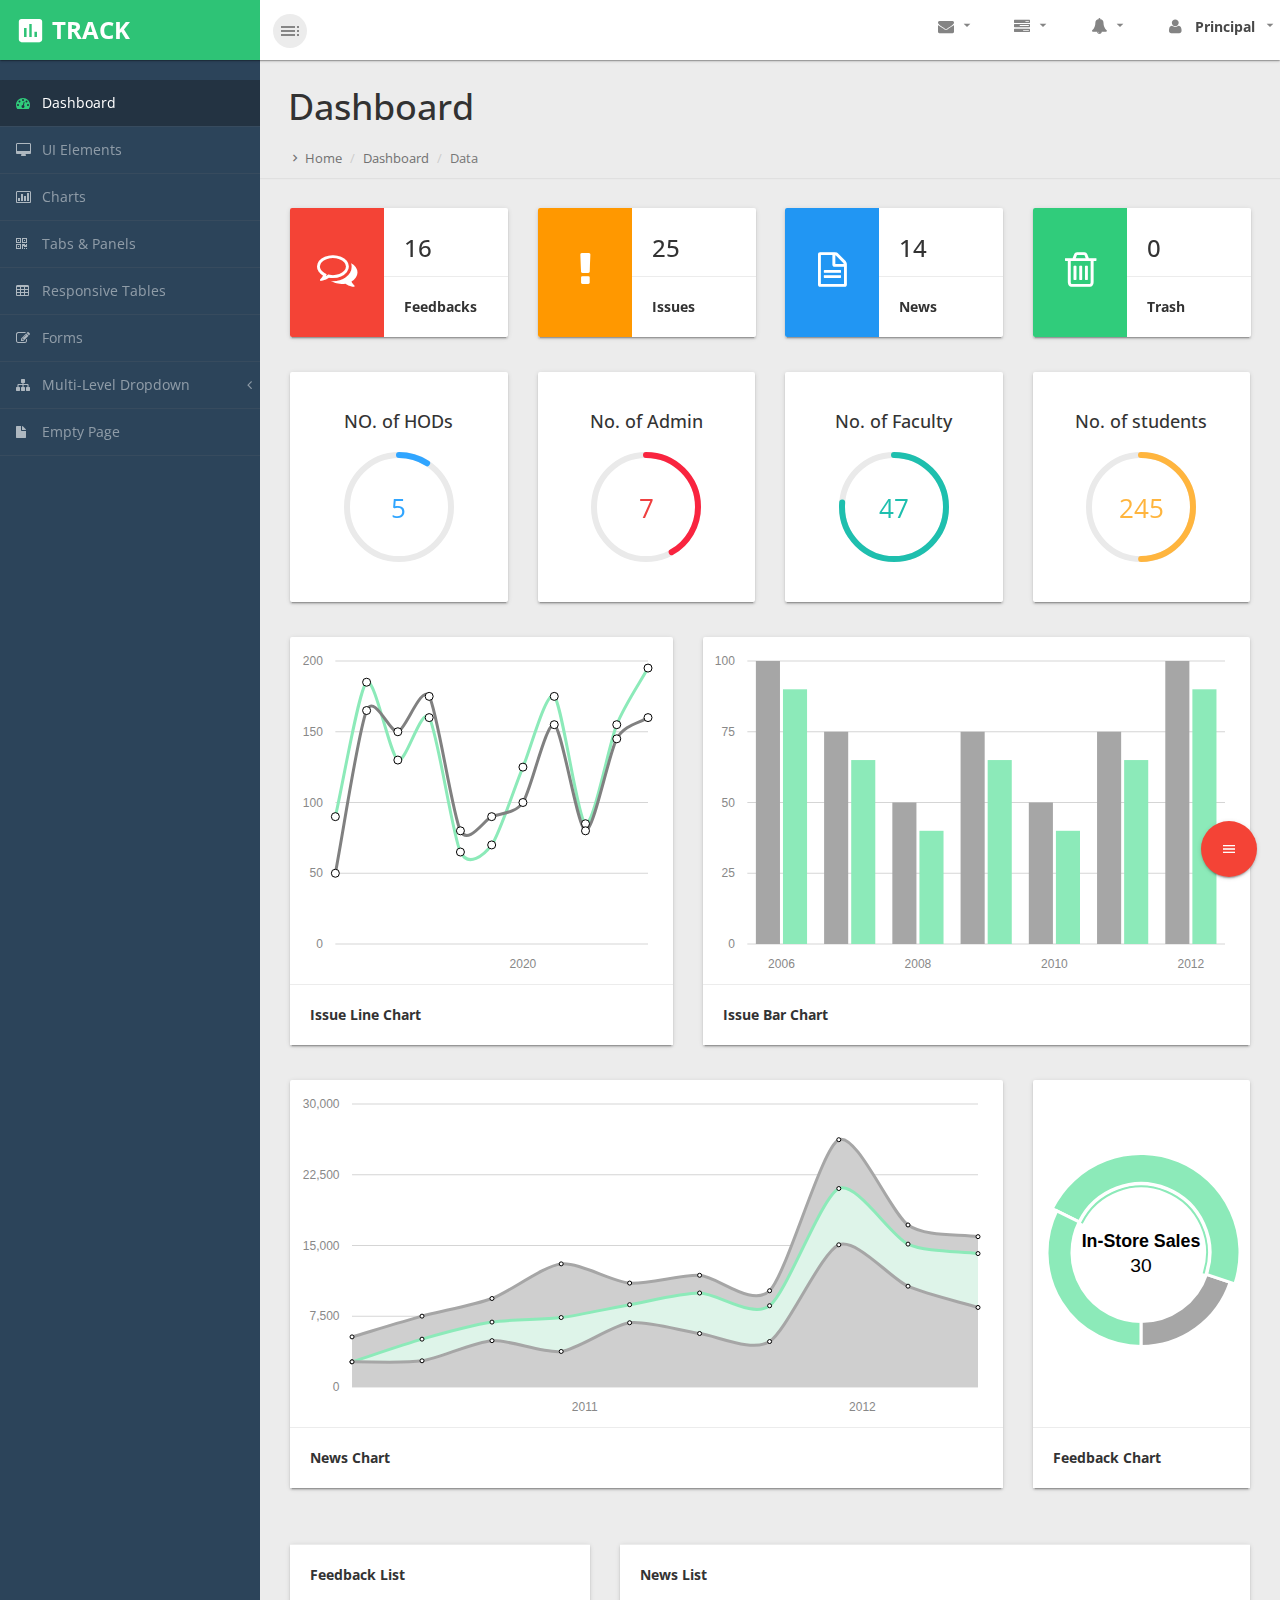
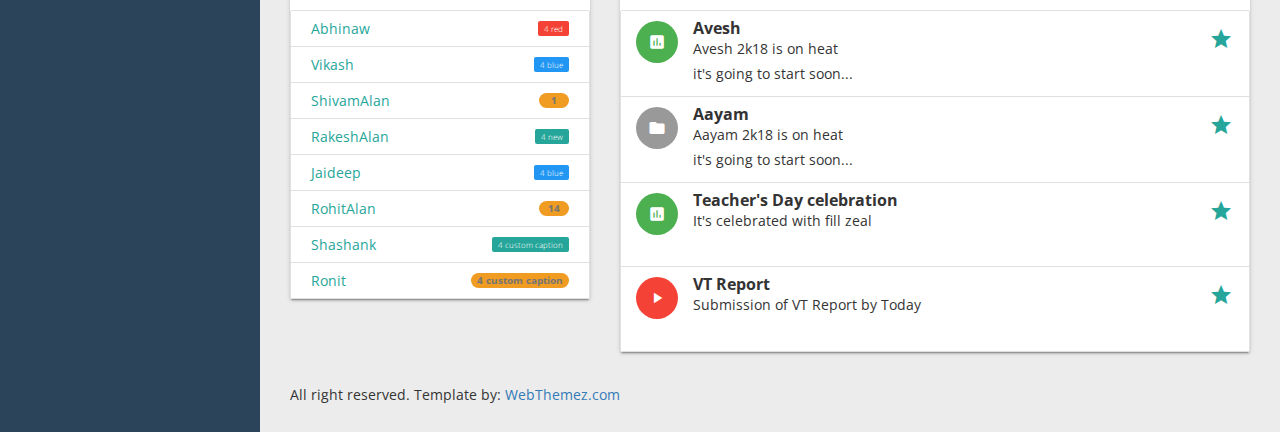
<file: admin templet demo/admin templet demo/index.html>
﻿<!DOCTYPE html>
<html xmlns="http://www.w3.org/1999/xhtml">

<head>
    <meta charset="utf-8" />
    <meta name="viewport" content="width=device-width, initial-scale=1.0" />
    <title>Admin Panel</title>
	
	<link href="https://fonts.googleapis.com/icon?family=Material+Icons" rel="stylesheet">
	<link rel="stylesheet" href="assets/materialize/css/materialize.min.css" media="screen,projection" />
    <!-- Bootstrap Styles-->
    <link href="assets/css/bootstrap.css" rel="stylesheet" />
    <!-- FontAwesome Styles-->
    <link href="assets/css/font-awesome.css" rel="stylesheet" />
    <!-- Morris Chart Styles-->
    <link href="assets/js/morris/morris-0.4.3.min.css" rel="stylesheet" />
    <!-- Custom Styles-->
    <link href="assets/css/custom-styles.css" rel="stylesheet" />
    <!-- Google Fonts-->
    <link href='http://fonts.googleapis.com/css?family=Open+Sans' rel='stylesheet' type='text/css' />
    <link rel="stylesheet" href="assets/js/Lightweight-Chart/cssCharts.css"> 
</head>

<body>
    <div id="wrapper">
        <nav class="navbar navbar-default top-navbar" role="navigation">
            <div class="navbar-header">
                <button type="button" class="navbar-toggle waves-effect waves-dark" data-toggle="collapse" data-target=".sidebar-collapse">
                    <span class="sr-only">Toggle navigation</span>
                    <span class="icon-bar"></span>
                    <span class="icon-bar"></span>
                    <span class="icon-bar"></span>
                </button>
                <a class="navbar-brand waves-effect waves-dark" href="index.html"><i class="large material-icons">insert_chart</i> <strong>TRACK</strong></a>
				
		<div id="sideNav" href=""><i class="material-icons dp48">toc</i></div>
            </div>

            <ul class="nav navbar-top-links navbar-right"> 
				<li><a class="dropdown-button waves-effect waves-dark" href="#!" data-activates="dropdown4"><i class="fa fa-envelope fa-fw"></i> <i class="material-icons right">arrow_drop_down</i></a></li>				
				<li><a class="dropdown-button waves-effect waves-dark" href="#!" data-activates="dropdown3"><i class="fa fa-tasks fa-fw"></i> <i class="material-icons right">arrow_drop_down</i></a></li>
				<li><a class="dropdown-button waves-effect waves-dark" href="#!" data-activates="dropdown2"><i class="fa fa-bell fa-fw"></i> <i class="material-icons right">arrow_drop_down</i></a></li>
				  <li><a class="dropdown-button waves-effect waves-dark" href="#!" data-activates="dropdown1"><i class="fa fa-user fa-fw"></i> <b>Principal</b> <i class="material-icons right">arrow_drop_down</i></a></li>
            </ul>
        </nav>
		<!-- Dropdown Structure -->
<ul id="dropdown1" class="dropdown-content">
<li><a href="#"><i class="fa fa-user fa-fw"></i> My Profile</a>
</li>
<li><a href="#"><i class="fa fa-gear fa-fw"></i> Settings</a>
</li> 
<li><a href="#"><i class="fa fa-sign-out fa-fw"></i> Logout</a>
</li>
</ul>
<ul id="dropdown2" class="dropdown-content w250">
  <li>
                            <a href="#">
                                <div>
                                    <i class="fa fa-comment fa-fw"></i> New Comment
                                    <span class="pull-right text-muted small">4 min</span>
                                </div>
                            </a>
                        </li>
                        <li class="divider"></li>
                        <li>
                            <a href="#">
                                <div>
                                    <i class="fa fa-twitter fa-fw"></i> 3 New Followers
                                    <span class="pull-right text-muted small">12 min</span>
                                </div>
                            </a>
                        </li>
                        <li class="divider"></li>
                        <li>
                            <a href="#">
                                <div>
                                    <i class="fa fa-envelope fa-fw"></i> Message Sent
                                    <span class="pull-right text-muted small">4 min</span>
                                </div>
                            </a>
                        </li>
                        <li class="divider"></li>
                        <li>
                            <a href="#">
                                <div>
                                    <i class="fa fa-tasks fa-fw"></i> New Task
                                    <span class="pull-right text-muted small">4 min</span>
                                </div>
                            </a>
                        </li>
                        <li class="divider"></li>
                        <li>
                            <a href="#">
                                <div>
                                    <i class="fa fa-upload fa-fw"></i> Server Rebooted
                                    <span class="pull-right text-muted small">4 min</span>
                                </div>
                            </a>
                        </li>
                        <li class="divider"></li>
                        <li>
                            <a class="text-center" href="#">
                                <strong>See All Alerts</strong>
                                <i class="fa fa-angle-right"></i>
                            </a>
                        </li>
</ul>
<ul id="dropdown3" class="dropdown-content dropdown-tasks w250">
<li>
		<a href="#">
			<div>
				<p>
					<strong>Task 1</strong>
					<span class="pull-right text-muted">60% Complete</span>
				</p>
				<div class="progress progress-striped active">
					<div class="progress-bar progress-bar-success" role="progressbar" aria-valuenow="60" aria-valuemin="0" aria-valuemax="100" style="width: 60%">
						<span class="sr-only">60% Complete (success)</span>
					</div>
				</div>
			</div>
		</a>
	</li>
	<li class="divider"></li>
	<li>
		<a href="#">
			<div>
				<p>
					<strong>Task 2</strong>
					<span class="pull-right text-muted">28% Complete</span>
				</p>
				<div class="progress progress-striped active">
					<div class="progress-bar progress-bar-info" role="progressbar" aria-valuenow="28" aria-valuemin="0" aria-valuemax="100" style="width: 28%">
						<span class="sr-only">28% Complete</span>
					</div>
				</div>
			</div>
		</a>
	</li>
	<li class="divider"></li>
	<li>
		<a href="#">
			<div>
				<p>
					<strong>Task 3</strong>
					<span class="pull-right text-muted">60% Complete</span>
				</p>
				<div class="progress progress-striped active">
					<div class="progress-bar progress-bar-warning" role="progressbar" aria-valuenow="60" aria-valuemin="0" aria-valuemax="100" style="width: 60%">
						<span class="sr-only">60% Complete (warning)</span>
					</div>
				</div>
			</div>
		</a>
	</li>
	<li class="divider"></li>
	<li>
		<a href="#">
			<div>
				<p>
					<strong>Task 4</strong>
					<span class="pull-right text-muted">85% Complete</span>
				</p>
				<div class="progress progress-striped active">
					<div class="progress-bar progress-bar-danger" role="progressbar" aria-valuenow="85" aria-valuemin="0" aria-valuemax="100" style="width: 85%">
						<span class="sr-only">85% Complete (danger)</span>
					</div>
				</div>
			</div>
		</a>
	</li>
	<li class="divider"></li>
	<li>
</ul>   
<ul id="dropdown4" class="dropdown-content dropdown-tasks w250">
  <li>
                            <a href="#">
                                <div>
                                    <strong>John Doe</strong>
                                    <span class="pull-right text-muted">
                                        <em>Today</em>
                                    </span>
                                </div>
                                <div>Lorem Ipsum has been the industry's standard dummy text ever since the 1500s...</div>
                            </a>
                        </li>
                        <li class="divider"></li>
                        <li>
                            <a href="#">
                                <div>
                                    <strong>John Smith</strong>
                                    <span class="pull-right text-muted">
                                        <em>Yesterday</em>
                                    </span>
                                </div>
                                <div>Lorem Ipsum has been the industry's standard dummy text ever since an kwilnw...</div>
                            </a>
                        </li>
                        <li class="divider"></li>
                        <li>
                            <a href="#">
                                <div>
                                    <strong>John Smith</strong>
                                    <span class="pull-right text-muted">
                                        <em>Yesterday</em>
                                    </span>
                                </div>
                                <div>Lorem Ipsum has been the industry's standard dummy text ever since the...</div>
                            </a>
                        </li>
                        <li class="divider"></li>
                        <li>
                            <a class="text-center" href="#">
                                <strong>Read All Messages</strong>
                                <i class="fa fa-angle-right"></i>
                            </a>
                        </li>
</ul>  
	   <!--/. NAV TOP  -->
        <nav class="navbar-default navbar-side" role="navigation">
            <div class="sidebar-collapse">
                <ul class="nav" id="main-menu">

                    <li>
                        <a class="active-menu waves-effect waves-dark" href="index.html"><i class="fa fa-dashboard"></i> Dashboard</a>
                    </li>
                    <li>
                        <a href="ui-elements.html" class="waves-effect waves-dark"><i class="fa fa-desktop"></i> UI Elements</a>
                    </li>
					<li>
                        <a href="chart.html" class="waves-effect waves-dark"><i class="fa fa-bar-chart-o"></i> Charts</a>
                    </li>
                    <li>
                        <a href="tab-panel.html" class="waves-effect waves-dark"><i class="fa fa-qrcode"></i> Tabs & Panels</a>
                    </li>
                    
                    <li>
                        <a href="table.html" class="waves-effect waves-dark"><i class="fa fa-table"></i> Responsive Tables</a>
                    </li>
                    <li>
                        <a href="form.html" class="waves-effect waves-dark"><i class="fa fa-edit"></i> Forms </a>
                    </li>


                    <li>
                        <a href="#" class="waves-effect waves-dark"><i class="fa fa-sitemap"></i> Multi-Level Dropdown<span class="fa arrow"></span></a>
                        <ul class="nav nav-second-level">
                            <li>
                                <a href="#">Second Level Link</a>
                            </li>
                            <li>
                                <a href="#">Second Level Link</a>
                            </li>
                            <li>
                                <a href="#">Second Level Link<span class="fa arrow"></span></a>
                                <ul class="nav nav-third-level">
                                    <li>
                                        <a href="#">Third Level Link</a>
                                    </li>
                                    <li>
                                        <a href="#">Third Level Link</a>
                                    </li>
                                    <li>
                                        <a href="#">Third Level Link</a>
                                    </li>

                                </ul>

                            </li>
                        </ul>
                    </li>
                    <li>
                        <a href="empty.html" class="waves-effect waves-dark"><i class="fa fa-fw fa-file"></i> Empty Page</a>
                    </li>
                </ul>

            </div>

        </nav>
        <!-- /. NAV SIDE  -->
      
		<div id="page-wrapper">
		  <div class="header"> 
                        <h1 class="page-header">
                            Dashboard
                        </h1>
						<ol class="breadcrumb">
					  <li><a href="#">Home</a></li>
					  <li><a href="#">Dashboard</a></li>
					  <li class="active">Data</li>
					</ol> 
									
		</div>
            <div id="page-inner">

			
                <div class="row">
                    <div class="col-xs-12 col-sm-6 col-md-3">
					
						<div class="card horizontal cardIcon waves-effect waves-dark">
						<div class="card-image red">
						<i class="fa fa-comments-o "></i>
						</div>
						<div class="card-stacked">
						<div class="card-content">
						<h3>16</h3> 
						</div>
						<div class="card-action">
						<strong>Feedbacks</strong>
						</div>
						</div>
						</div>
	 
                    </div>
                    <div class="col-xs-12 col-sm-6 col-md-3">
					
						<div class="card horizontal cardIcon waves-effect waves-dark">
						<div class="card-image orange">
						<i class="fa fa-exclamation"></i>
						</div>
						<div class="card-stacked">
						<div class="card-content">
						<h3>25</h3> 
						</div>
						<div class="card-action">
						<strong>Issues</strong>
						</div>
						</div>
						</div> 
                    </div>
                    <div class="col-xs-12 col-sm-6 col-md-3">
					
							<div class="card horizontal cardIcon waves-effect waves-dark">
						<div class="card-image blue">
						<i class="fa fa-file-text-o"></i>
						</div>
						<div class="card-stacked">
						<div class="card-content">
						<h3>14</h3> 
						</div>
						<div class="card-action">
						<strong>News</strong>
						</div>
						</div>
						</div> 
						 
                    </div>
                    <div class="col-xs-12 col-sm-6 col-md-3">
					
					<div class="card horizontal cardIcon waves-effect waves-dark">
						<div class="card-image">
						<i class="fa fa-trash-o"></i>
						</div>
						<div class="card-stacked">
						<div class="card-content">
						<h3>0</h3> 
						</div>
						<div class="card-action">
						<strong>Trash</strong>
						</div>
						</div>
						</div> 
						 
                    </div>
                </div>
			
                <!-- /. ROW  --> 
		<div class="row">
			<div class="col-xs-12 col-sm-6 col-md-3"> 
					<div class="card-panel text-center">
						<h4>NO. of HODs</h4>
						<div class="easypiechart" id="easypiechart-blue" data-percent="10" ><span class="percent">5</span>
						</div> 
					</div>
			</div>
			<div class="col-xs-12 col-sm-6 col-md-3"> 
					<div class="card-panel text-center">
						<h4>No. of Admin</h4>
						<div class="easypiechart" id="easypiechart-red" data-percent="46" ><span class="percent">7</span>
						</div>
					</div>
			</div>
			<div class="col-xs-12 col-sm-6 col-md-3"> 
					<div class="card-panel text-center">
						<h4>No. of Faculty</h4>
						<div class="easypiechart" id="easypiechart-teal" data-percent="84" ><span class="percent">47</span>
						</div> 
					</div>
			</div>
			<div class="col-xs-12 col-sm-6 col-md-3"> 
					<div class="card-panel text-center">
						<h4>No. of students</h4>
						<div class="easypiechart" id="easypiechart-orange" data-percent="55" ><span class="percent">245</span>
						</div>
					</div>
			</div> 
		</div><!--/.row-->
			
		
				
				<div class="row">
				<div class="col-md-5"> 
						<div class="card">
						<div class="card-image">
						 <div id="morris-line-chart"></div>
						</div> 
						<div class="card-action">
						  <b>Issue Line Chart</b>
						</div>
						</div>
		  
					</div>		
					
						<div class="col-md-7"> 
					<div class="card">
					<div class="card-image">
					  <div id="morris-bar-chart"></div>
					</div> 
					<div class="card-action">
					  <b> Issue Bar Chart </b>
					</div>
					</div>					
					</div>
					
				</div> 
			 
				
				
                <div class="row">
                    <div class="col-md-9 col-sm-12 col-xs-12">
						<div class="card">
					<div class="card-image">
					  <div id="morris-area-chart"></div>
					</div> 
					<div class="card-action">
					  <b>News Chart</b>
					</div>
					</div>	 
                    </div>
                    <div class="col-md-3 col-sm-12 col-xs-12">
						<div class="card">
					<div class="card-image">
					  <div id="morris-donut-chart"></div>
					</div> 
					<div class="card-action">
					  <b>Feedback Chart</b>
					</div>
					</div>	 
                    </div>

                </div>
				<div class="row">
				<div class="col-md-12">
				
					</div>		
				</div> 	
                <!-- /. ROW  -->

	   
				
				
				
                <div class="row">
                    <div class="col-md-4 col-sm-12 col-xs-12">
						<div class="card"><div class="card-action">
					  <b>Feedback List</b>
					</div>
					<div class="card-image">
					  <div class="collection">
						  <a href="#!" class="collection-item">Abhinaw<span class="new badge red" data-badge-caption="red">4</span></a>
						  <a href="#!" class="collection-item">Vikash<span class="new badge blue" data-badge-caption="blue">4</span></a>
						  <a href="#!" class="collection-item">Shivam<span class="badge">1</span>Alan</a>
							<a href="#!" class="collection-item">Rakesh<span class="new badge">4</span>Alan</a>
							<a href="#!" class="collection-item">Jaideep<span class="new badge blue" data-badge-caption="blue">4</span></a>
							<a href="#!" class="collection-item">Rohit<span class="badge">14</span>Alan</a>
							   <a href="#!" class="collection-item">Shashank<span class="new badge" data-badge-caption="custom caption">4</span></a>
							<a href="#!" class="collection-item">Ronit<span class="badge" data-badge-caption="custom caption">4</span></a>
						</div>
					</div> 
					
					</div>	  

                    </div>
                    <div class="col-md-8 col-sm-12 col-xs-12">
	<div class="card">
	<div class="card-action">
					  <b>News List</b>
					</div>
					<div class="card-image">
					  <ul class="collection">
    <li class="collection-item avatar">
      <i class="material-icons circle green">insert_chart</i>
      <span class="title">Avesh</span>
      <p>Avesh 2k18 is on heat <br>
         it's going to start soon...
      </p>
      <a href="#!" class="secondary-content"><i class="material-icons">grade</i></a>
    </li>
    <li class="collection-item avatar">
      <i class="material-icons circle">folder</i>
      <span class="title">Aayam</span>
       <p>Aayam 2k18 is on heat <br>
         it's going to start soon...
      </p>
      <a href="#!" class="secondary-content"><i class="material-icons">grade</i></a>
    </li>
    <li class="collection-item avatar">
      <i class="material-icons circle green">insert_chart</i>
      <span class="title">Teacher's Day celebration</span>
      <p>It's celebrated with fill zeal <br>
         
      </p>
      <a href="#!" class="secondary-content"><i class="material-icons">grade</i></a>
    </li>
    <li class="collection-item avatar">
      <i class="material-icons circle red">play_arrow</i>
      <span class="title">VT Report</span>
      <p>Submission of VT Report by Today <br>
         
      </p>
      <a href="#!" class="secondary-content"><i class="material-icons">grade</i></a>
    </li>
  </ul>
					 </div>  
					</div>	 
					
                       

                    </div>
                </div>
                <!-- /. ROW  -->
			   <div class="fixed-action-btn horizontal click-to-toggle">
    <a class="btn-floating btn-large red">
      <i class="material-icons">menu</i>
    </a>
    <ul>
      <li><a class="btn-floating red"><i class="material-icons">insert_chart</i></a></li>
      <li><a class="btn-floating yellow darken-1"><i class="material-icons">format_quote</i></a></li>
      <li><a class="btn-floating green"><i class="material-icons">publish</i></a></li>
      <li><a class="btn-floating blue"><i class="material-icons">attach_file</i></a></li>
    </ul>
  </div>
		
				<footer><p>All right reserved. Template by: <a href="https://webthemez.com/admin-template/">WebThemez.com</a></p>
				
        
				</footer>
            </div>
            <!-- /. PAGE INNER  -->
        </div>
        <!-- /. PAGE WRAPPER  -->
    </div>
    <!-- /. WRAPPER  -->
    <!-- JS Scripts-->
    <!-- jQuery Js -->
    <script src="assets/js/jquery-1.10.2.js"></script>
	
	<!-- Bootstrap Js -->
    <script src="assets/js/bootstrap.min.js"></script>
	
	<script src="assets/materialize/js/materialize.min.js"></script>
	
    <!-- Metis Menu Js -->
    <script src="assets/js/jquery.metisMenu.js"></script>
    <!-- Morris Chart Js -->
    <script src="assets/js/morris/raphael-2.1.0.min.js"></script>
    <script src="assets/js/morris/morris.js"></script>
	
	
	<script src="assets/js/easypiechart.js"></script>
	<script src="assets/js/easypiechart-data.js"></script>
	
	 <script src="assets/js/Lightweight-Chart/jquery.chart.js"></script>
	
    <!-- Custom Js -->
    <script src="assets/js/custom-scripts.js"></script> 
 

</body>

</html>
</file>
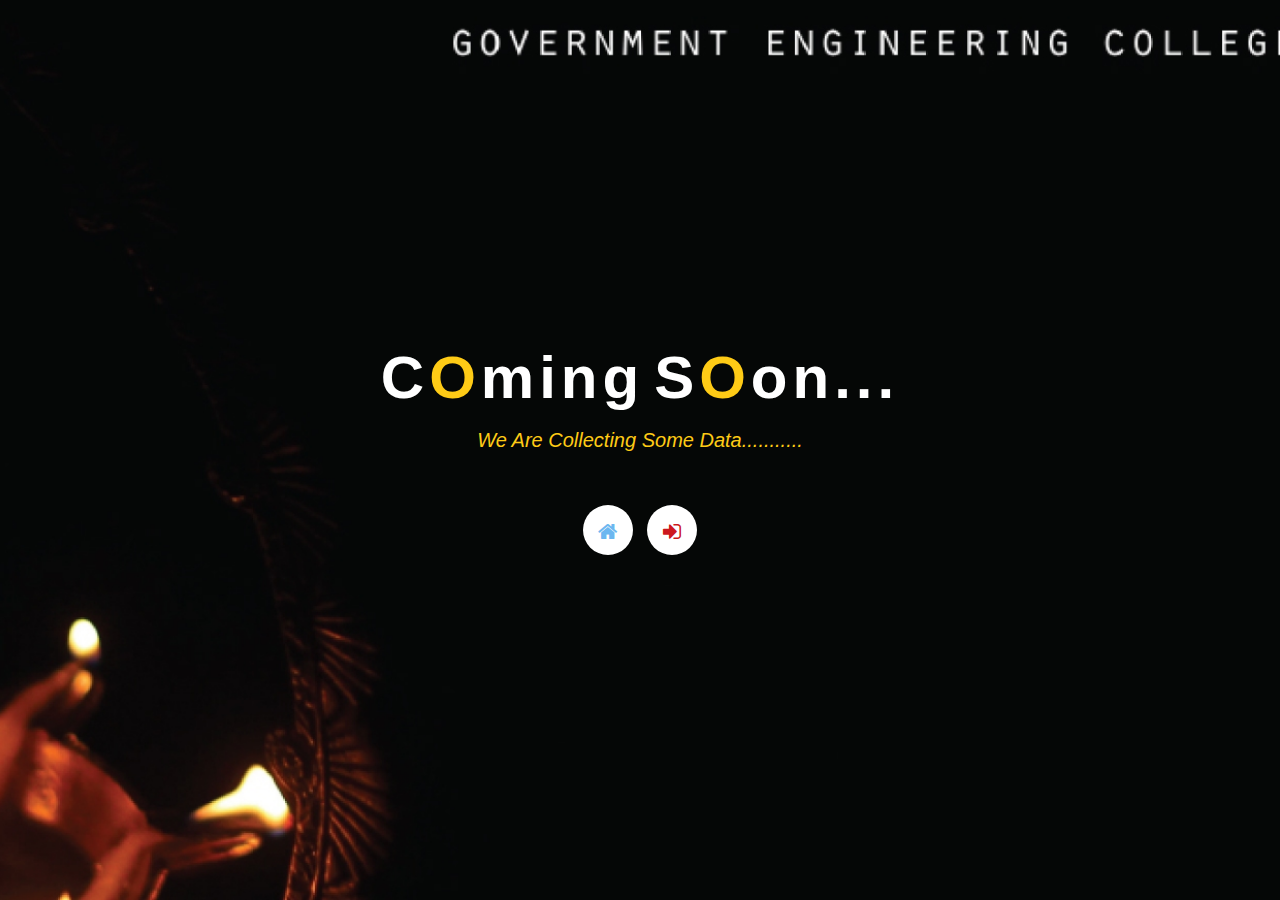
<file: Gec_Xpress/commingsoon/index.html>
<!doctype html>
<html class="no-js" lang="">
    <head>
        <meta charset="utf-8">
        <meta http-equiv="x-ua-compatible" content="ie=edge">
        <title>Coming Soon Page</title>
        <meta name="description" content="">
		
		<!-- responsive viewport -->
        <meta name="viewport" content="width=device-width, initial-scale=1">

		<!-- Place favicon.ico in the root directory -->
        <link rel="apple-touch-icon" href="apple-touch-icon.png"> 

        <!-- bootstrap css -->
        <link rel="stylesheet" href="css/bootstrap.min.css">
		
		<!-- FontAwesome css -->
        <link rel="stylesheet" href="css/font-awesome.min.css">
        
        <!--  CSS3 Animition css -->
        <link rel="stylesheet" href="css/ain-css.css">
         
		<!-- style css -->
        <link rel="stylesheet" href="style.css">
		
		<!-- responsive css -->
        <link rel="stylesheet" href="css/responsive.css">
    </head>
    <body>
        <!--[if lt IE 8]>
            <p class="browserupgrade">You are using an <strong>outdated</strong> browser. Please <a href="http://browsehappy.com/">upgrade your browser</a> to improve your experience.</p>
        <![endif]-->
       
         <!-- Start Coming Soon Page One -->
        <div class="comming-soon-area text-center">
            <div class="display-table">
                <div class="display-table-cell">
                    <div class="container">
                        <div class="row">
                            <div class="col-md-12">
                                <div class="coming-text text-center">
                                        <h1>
                                        <em>C</em>
                                        <em class="planet left">O</em>
                                        <em>m</em>
                                        <em>i</em>
                                        <em>n</em>
                                        <em>g</em>
                                        <span class="space"></span>
                                        <em>S</em>
                                        <em class="planet left">O</em>
                                        <em>o</em>
                                        <em>n...</em>
                                        </h1>
                                        <p>We are collecting some data...........</p>
                                </div>
                               

                              <div class="social-icon text-center">                           
                                  <a href="../Gec_Xpress.php" class="one"><i class="fa fa-home"></i></a>
                                  <a href="../Gec_Xpress.php" class="two"><i class="fa fa-sign-in"></i>
</a>
                              </div>
                            </div>
                        </div>
            </div>
                </div>
            </div>
        </div>
        <!-- End Coming Soon Page One -->
        
       <!-- Latest jQuery -->
        <script src="js/jquery-1.11.3.min.js"></script>
        <script src="js/modernizr-2.8.3.min.js"></script>
        
        <!-- Simple Counter jQuery -->
		<script src="js/simplyCountdown.min.js"></script>
		
      <!-- Counter Active jQuery -->
       <script>
        var d = new Date(new Date().getTime() + 1099 * 120 * 120 * 2000);
           //jQuery Counter
        $('#simply-countdown-losange').simplyCountdown({
            year: d.getFullYear(),
            month: d.getMonth() + 1,
            day: d.getDate(),
            enableUtc: false
            //year: 2015, // required
           // month: 6, // required
            //day: 30, // required
            /* Options here */
        });
    </script>
    
		<!-- bootstrap jQuery -->
        <script src="js/bootstrap.min.js"></script>
      
		<!-- Theme jQuery -->
        <script src="js/main.js"></script>
    </body>
</html>
</file>
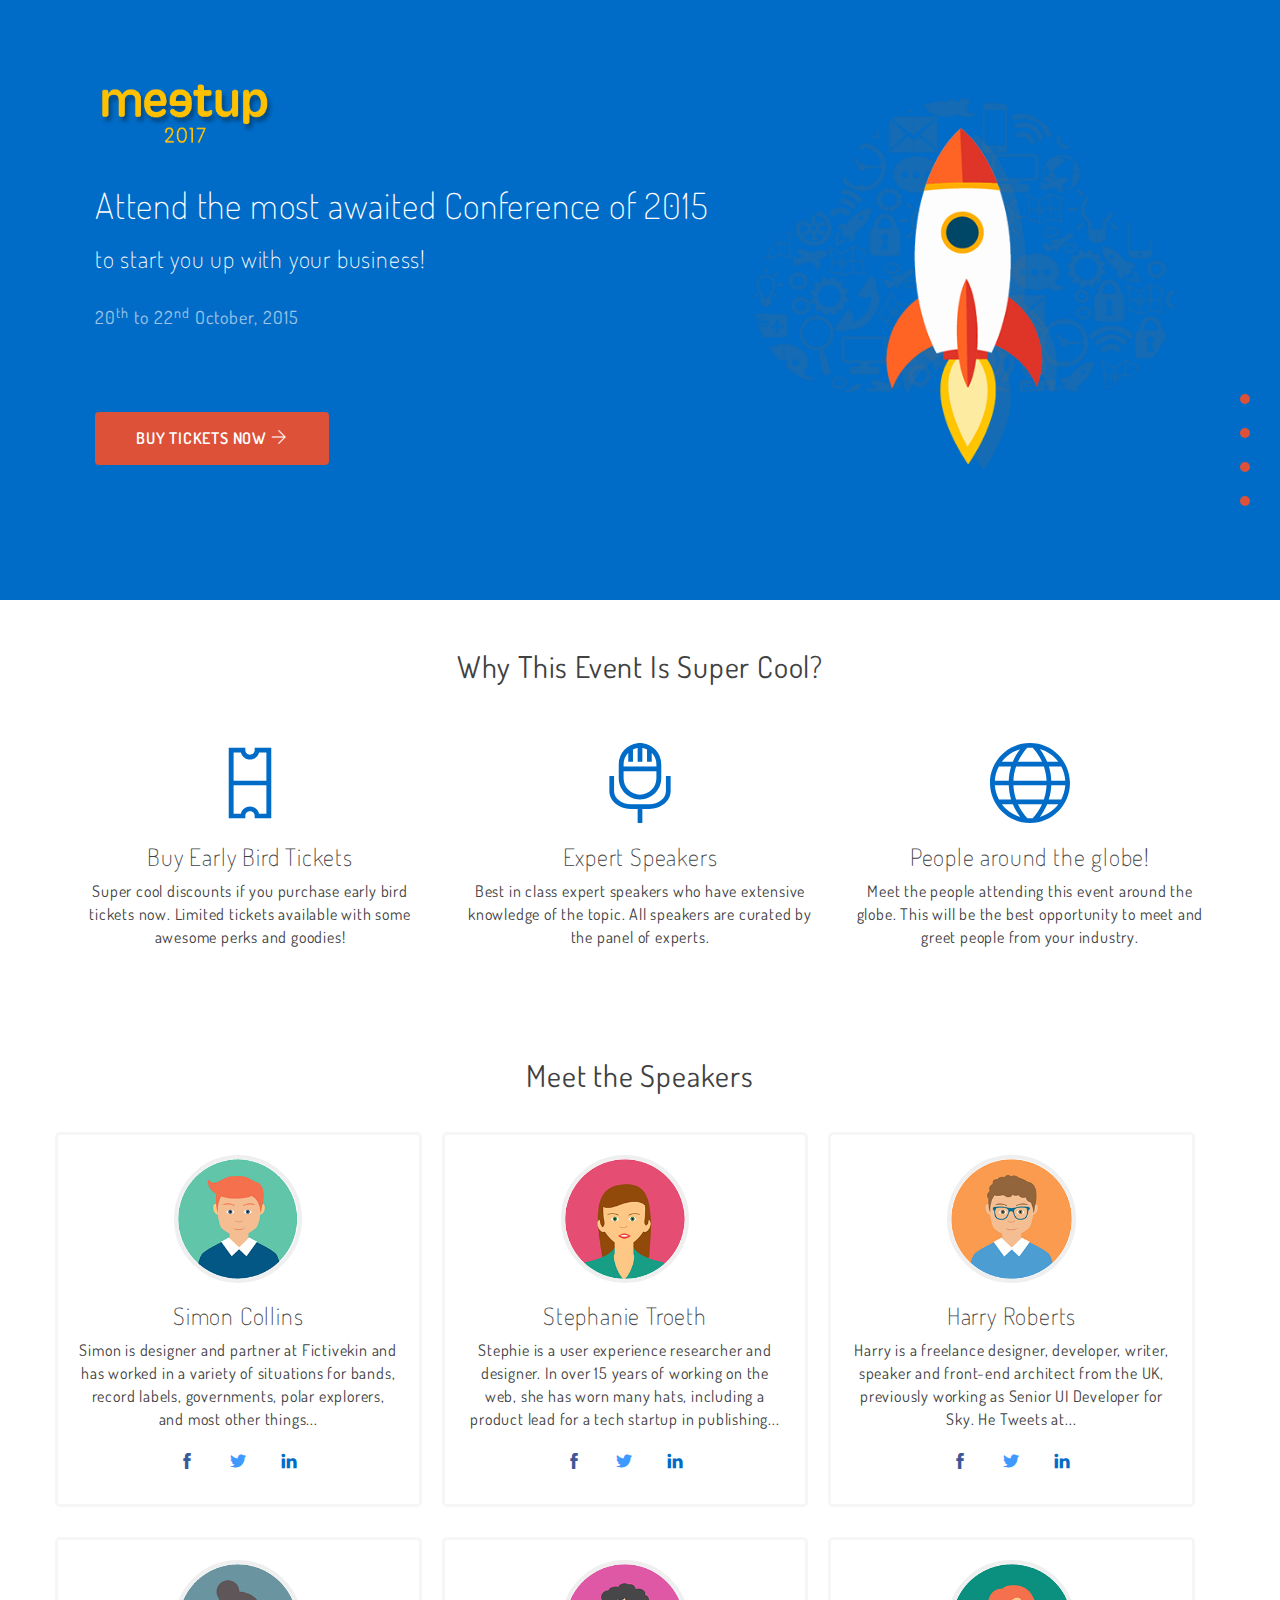
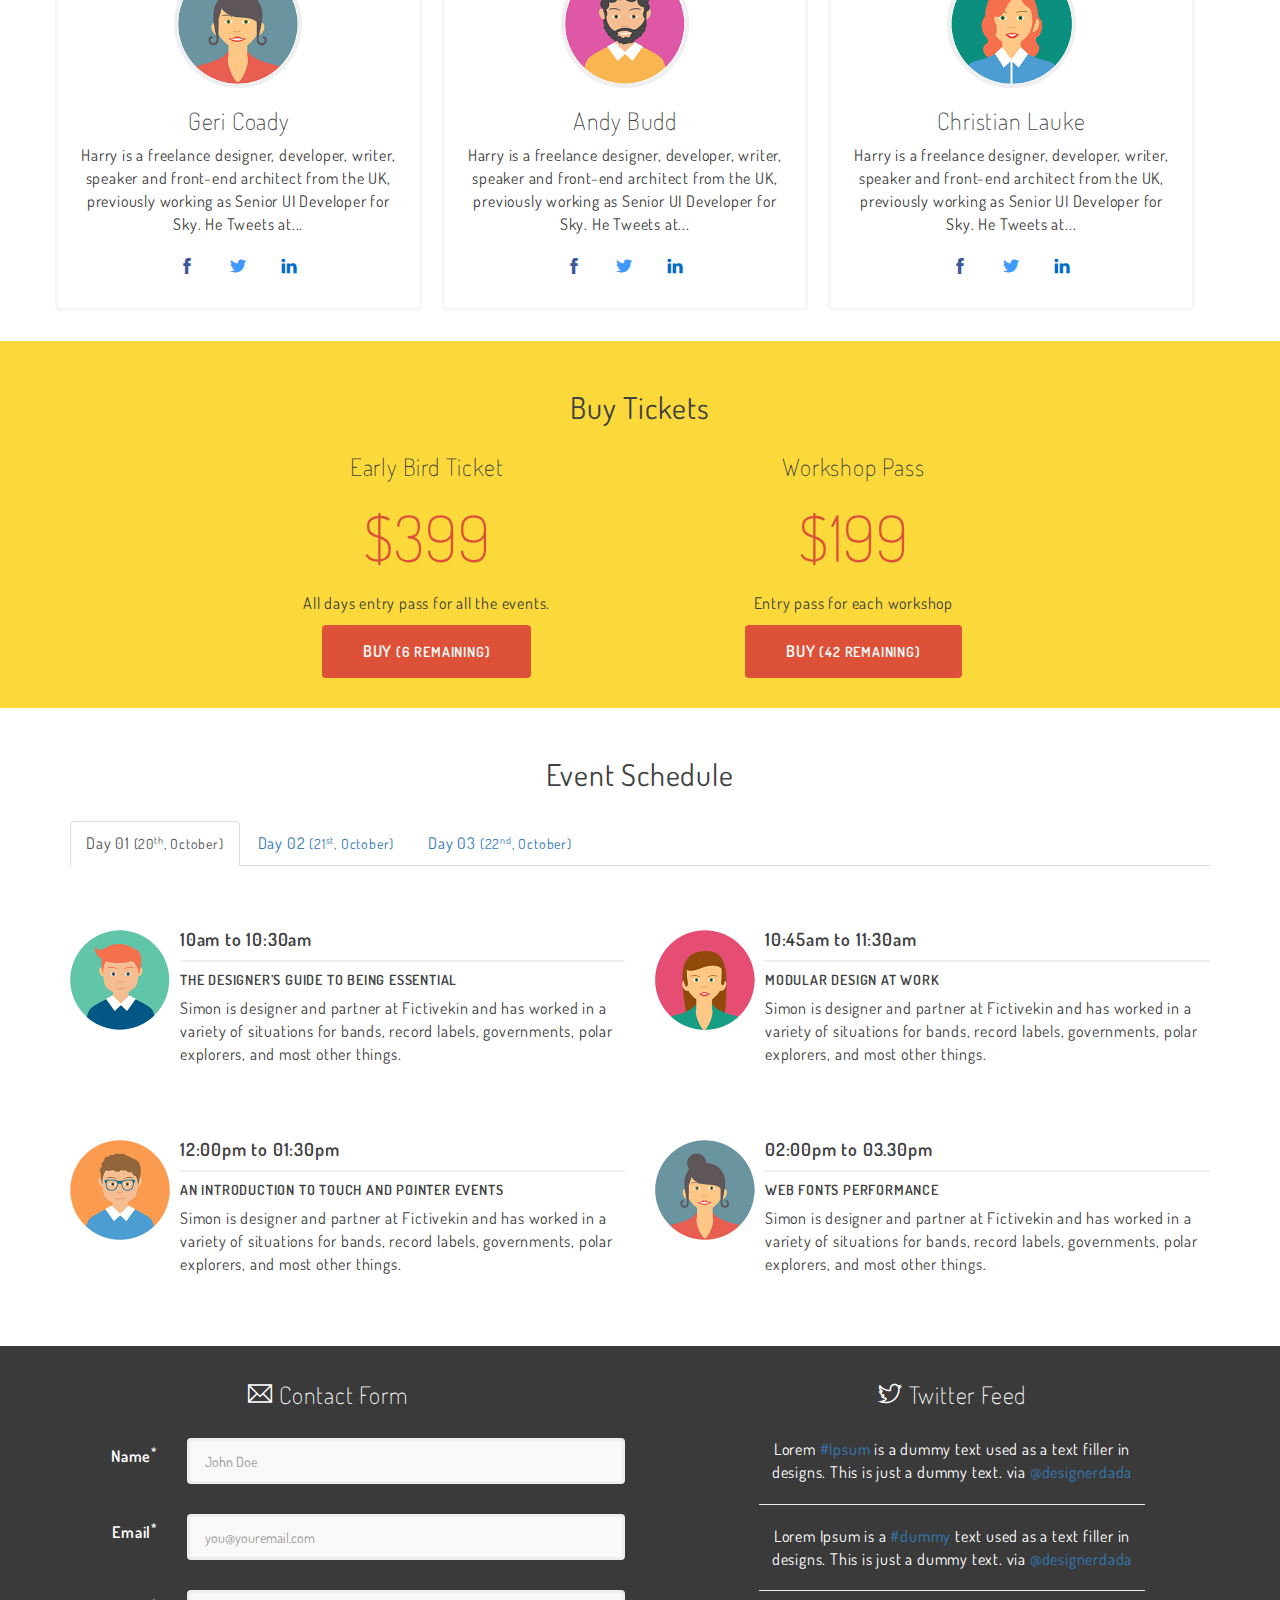
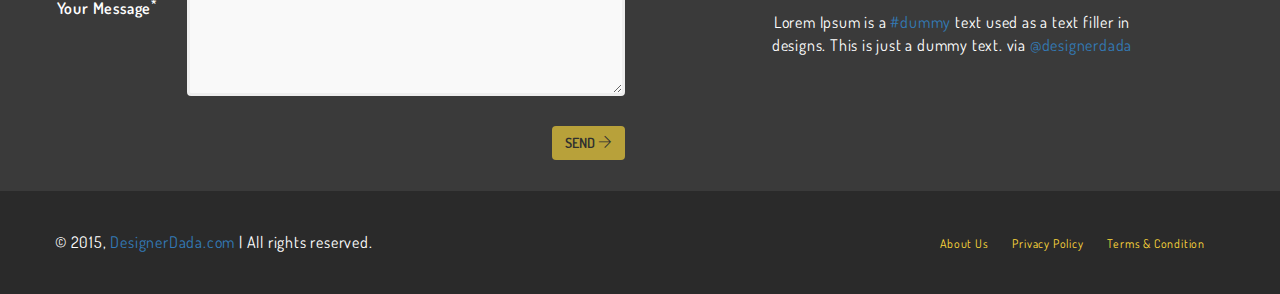
<file: Gec_Xpress/Our_Team/meet up/meetup-free-event-template-made-with-bootstrap/index.html>
<!DOCTYPE html>
<html lang="en">
<head>
  <meta charset="utf-8">
  <meta http-equiv="X-UA-Compatible" content="IE=edge">
  <meta name="viewport" content="width=device-width, initial-scale=1">
  <meta name="description" content="Meetup is a free responsive single page bootstrap template by designerdada.com">
  <meta name="author" content="Akash Bhadange">
  <title>Meetup: Free Responsive One Page Bootstrap Template</title>

  <!-- Bootstrap -->
  <link href="css/bootstrap.min.css" rel="stylesheet">
  <link href="css/style.css" rel="stylesheet">
  <link href="css/themify-icons.css" rel="stylesheet">
  <link href='css/dosis-font.css' rel='stylesheet' type='text/css'>
  <!-- HTML5 shim and Respond.js for IE8 support of HTML5 elements and media queries -->
  <!-- WARNING: Respond.js doesn't work if you view the page via file:// -->
    <!--[if lt IE 9]>
      <script src="https://oss.maxcdn.com/html5shiv/3.7.2/html5shiv.min.js"></script>
      <script src="https://oss.maxcdn.com/respond/1.4.2/respond.min.js"></script>
      <![endif]-->
    </head>
    <body id="page-top" data-spy="scroll" data-target=".side-menu">
      <nav class="side-menu">
        <ul>
          <li class="hidden active">
            <a class="page-scroll" href="#page-top"></a>
          </li>
          <li>
            <a href="#home" class="page-scroll">
              <span class="menu-title">Home</span>
              <span class="dot"></span>
            </a>
          </li>
          <li>
            <a href="#speakers" class="page-scroll">
              <span class="menu-title">Speakers</span>
              <span class="dot"></span>
            </a>
          </li>
          <li>
            <a href="#tickets" class="page-scroll">
              <span class="menu-title">Buy Tickets</span>
              <span class="dot"></span>
            </a>
          </li>
          <li>
            <a href="#schedule" class="page-scroll">
              <span class="menu-title">Schedule</span>
              <span class="dot"></span>
            </a>
          </li>
        </ul>
      </nav>
      <div class="container-fluid">
        <!-- Start: Header -->
        <div class="row hero-header" id="home">
          <div class="col-md-7">
            <img src="img/meetup-logo.png" class="logo">
            <h1>Attend the most awaited Conference of 2015</h1>
            <h3>to start you up with your business!</h3>
            <h4>20<sup>th</sup> to 22<sup>nd</sup>  October, 2015</h4>
            <a href="#" class="btn btn-lg btn-red">Buy Tickets Now <span class="ti-arrow-right"></span></a>

          </div>
          <div class="col-md-5 hidden-xs">
            <img src="img/rocket.png" class="rocket animated bounce">
          </div>
        </div>
        <!-- End: Header -->
      </div>
      <div class="container">
        <!-- Start: Desc -->
        <div class="row me-row content-ct">
          <h2 class="row-title">Why This Event Is Super Cool?</h2>
          <div class="col-md-4 feature">
            <span class="ti-ticket"></span>
            <h3>Buy Early Bird Tickets</h3>
            <p>Super cool discounts if you purchase early bird tickets now. Limited tickets available with some awesome perks and goodies!</p>
          </div>
          <div class="col-md-4 feature">
            <span class="ti-microphone"></span>
            <h3>Expert Speakers</h3>
            <p>Best in class expert speakers who have extensive knowledge of the topic. All speakers are curated by the panel of experts.</p>
          </div>
          <div class="col-md-4 feature">
            <span class="ti-world"></span>
            <h3>People around the globe!</h3>
            <p>Meet the people attending this event around the globe. This will be the best opportunity to meet and greet people from your industry.</p>
          </div>
        </div>
        <!-- End: Desc -->

        <!-- Start: Speakers -->
        <div class="row me-row content-ct speaker" id="speakers">
          <h2 class="row-title">Meet the Speakers</h2>
          <div class="col-md-4 col-sm-6 feature">
            <img src="img/speaker-1.png" class="speaker-img">
            <h3>Simon Collins</h3>
            <p>Simon is designer and partner at Fictivekin and has worked in a variety of situations for bands, record labels, governments, polar explorers, and most other things...</p>
            <ul class="speaker-social">
              <li><a href="#"><span class="ti-facebook"></span></a></li>
              <li><a href="#"><span class="ti-twitter-alt"></span></a></li>
              <li><a href="#"><span class="ti-linkedin"></span></a></li>
            </ul>
          </div>
          <div class="col-md-4 col-sm-6 feature">
            <img src="img/speaker-2.png" class="speaker-img">
            <h3>Stephanie Troeth</h3>
            <p>Stephie is a user experience researcher and designer. In over 15 years of working on the web, she has worn many hats, including a product lead for a tech startup in publishing...</p>
            <ul class="speaker-social">
              <li><a href="#"><span class="ti-facebook"></span></a></li>
              <li><a href="#"><span class="ti-twitter-alt"></span></a></li>
              <li><a href="#"><span class="ti-linkedin"></span></a></li>
            </ul>
          </div>
          <div class="col-md-4 col-sm-6 feature">
            <img src="img/speaker-3.png" class="speaker-img">
            <h3>Harry Roberts</h3>
            <p>Harry is a freelance designer, developer, writer, speaker and front-end architect from the UK, previously working as Senior UI Developer for Sky. He Tweets at...</p>
            <ul class="speaker-social">
              <li><a href="#"><span class="ti-facebook"></span></a></li>
              <li><a href="#"><span class="ti-twitter-alt"></span></a></li>
              <li><a href="#"><span class="ti-linkedin"></span></a></li>
            </ul>
          </div>
          <div class="col-md-4 col-sm-6 feature">
            <img src="img/speaker-4.png" class="speaker-img">
            <h3>Geri Coady</h3>
            <p>Harry is a freelance designer, developer, writer, speaker and front-end architect from the UK, previously working as Senior UI Developer for Sky. He Tweets at...</p>
            <ul class="speaker-social">
              <li><a href="#"><span class="ti-facebook"></span></a></li>
              <li><a href="#"><span class="ti-twitter-alt"></span></a></li>
              <li><a href="#"><span class="ti-linkedin"></span></a></li>
            </ul>
          </div>
          <div class="col-md-4 col-sm-6 feature">
            <img src="img/speaker-5.png" class="speaker-img">
            <h3>Andy Budd</h3>
            <p>Harry is a freelance designer, developer, writer, speaker and front-end architect from the UK, previously working as Senior UI Developer for Sky. He Tweets at...</p>
            <ul class="speaker-social">
              <li><a href="#"><span class="ti-facebook"></span></a></li>
              <li><a href="#"><span class="ti-twitter-alt"></span></a></li>
              <li><a href="#"><span class="ti-linkedin"></span></a></li>
            </ul>
          </div>
          <div class="col-md-4 col-sm-6 feature">
            <img src="img/speaker-6.png" class="speaker-img">
            <h3>Christian Lauke</h3>
            <p>Harry is a freelance designer, developer, writer, speaker and front-end architect from the UK, previously working as Senior UI Developer for Sky. He Tweets at...</p>
            <ul class="speaker-social">
              <li><a href="#"><span class="ti-facebook"></span></a></li>
              <li><a href="#"><span class="ti-twitter-alt"></span></a></li>
              <li><a href="#"><span class="ti-linkedin"></span></a></li>
            </ul>
          </div>
        </div>
        <!-- End: Speakers -->
      </div>

      <!-- Start: Tickets -->
      <div class="container-fluid tickets" id="tickets">
        <div class="row me-row content-ct">
          <h2 class="row-title">Buy Tickets</h2>
          <div class="col-md-4 col-sm-6 col-md-offset-2">
            <h3>Early Bird Ticket</h3>
            <p class="price">$399</p>
            <p>All days entry pass for all the events.</p>
            <a href="#" class="btn btn-lg btn-red">Buy <small>(6 remaining)</small></a>
          </div>
          <div class="col-md-4 col-sm-6">
            <h3>Workshop Pass</h3>
            <p class="price">$199</p>
            <p>Entry pass for each workshop</p>
            <a href="#" class="btn btn-lg btn-red">Buy <small>(42 remaining)</small></a>
          </div>
        </div>
      </div>
      <!-- End: Tickets -->

      <!-- Start: Schedule -->
      <div class="container">
        <div class="row me-row schedule" id="schedule">
          <h2 class="row-title content-ct">Event Schedule</h2>
          <div class="col-md-12">
            <!-- Nav tabs -->
            <ul class="nav nav-tabs" role="tablist">
              <li role="presentation" class="active"><a href="#day-1" aria-controls="home" role="tab" data-toggle="tab">Day 01 <small class="hidden-xs">(20<sup>th</sup>, October)</small></a></li>
              <li role="presentation"><a href="#day-2" aria-controls="profile" role="tab" data-toggle="tab">Day 02 <small class="hidden-xs">(21<sup>st</sup>, October)</small></a></li>
              <li role="presentation"><a href="#day-3" aria-controls="messages" role="tab" data-toggle="tab">Day 03 <small class="hidden-xs">(22<sup>nd</sup>, October)</small></a></li>
            </ul>

            <!-- Tab panes -->
            <div class="tab-content">
              <div role="tabpanel" class="tab-pane fade in active" id="day-1">
                <div class="row">
                  <div class="col-md-6">
                    <div class="media">
                      <div class="media-left">
                        <a href="#">
                          <img class="media-object" src="img/speaker-1.png" alt="...">
                        </a>
                      </div>
                      <div class="media-body">
                        <h4 class="media-heading">10am to 10:30am</h4>
                        <h5>THE DESIGNER’S GUIDE TO BEING ESSENTIAL</h5>
                        <p>Simon is designer and partner at Fictivekin and has worked in a variety of situations for bands, record labels, governments, polar explorers, and most other things. </p>
                      </div>
                    </div>
                  </div>
                  <div class="col-md-6">
                    <div class="media">
                      <div class="media-left">
                        <a href="#">
                          <img class="media-object" src="img/speaker-2.png" alt="...">
                        </a>
                      </div>
                      <div class="media-body">
                        <h4 class="media-heading">10:45am to 11:30am</h4>
                        <h5>MODULAR DESIGN AT WORK</h5>
                        <p>Simon is designer and partner at Fictivekin and has worked in a variety of situations for bands, record labels, governments, polar explorers, and most other things. </p>
                      </div>
                    </div>
                  </div>
                  <div class="col-md-6">
                    <div class="media">
                      <div class="media-left">
                        <a href="#">
                          <img class="media-object" src="img/speaker-3.png" alt="...">
                        </a>
                      </div>
                      <div class="media-body">
                        <h4 class="media-heading">12:00pm to 01:30pm</h4>
                        <h5>AN INTRODUCTION TO TOUCH AND POINTER EVENTS</h5>
                        <p>Simon is designer and partner at Fictivekin and has worked in a variety of situations for bands, record labels, governments, polar explorers, and most other things. </p>
                      </div>
                    </div>
                  </div>
                  <div class="col-md-6">
                    <div class="media">
                      <div class="media-left">
                        <a href="#">
                          <img class="media-object" src="img/speaker-4.png" alt="...">
                        </a>
                      </div>
                      <div class="media-body">
                        <h4 class="media-heading">02:00pm to 03.30pm</h4>
                        <h5>WEB FONTS PERFORMANCE</h5>
                        <p>Simon is designer and partner at Fictivekin and has worked in a variety of situations for bands, record labels, governments, polar explorers, and most other things. </p>
                      </div>
                    </div>
                  </div>
                </div>
              </div>
              <div role="tabpanel" class="tab-pane fade" id="day-2">
                <div class="row">
                  <div class="col-md-6">
                    <div class="media">
                      <div class="media-left">
                        <a href="#">
                          <img class="media-object" src="img/speaker-4.png" alt="...">
                        </a>
                      </div>
                      <div class="media-body">
                        <h4 class="media-heading">10am to 10:30am</h4>
                        <h5>MAKING DOG FOOD PART OF A BALANCED DIET</h5>
                        <p>Simon is designer and partner at Fictivekin and has worked in a variety of situations for bands, record labels, governments, polar explorers, and most other things. </p>
                      </div>
                    </div>
                  </div>
                  <div class="col-md-6">
                    <div class="media">
                      <div class="media-left">
                        <a href="#">
                          <img class="media-object" src="img/speaker-3.png" alt="...">
                        </a>
                      </div>
                      <div class="media-body">
                        <h4 class="media-heading">10:45am to 11:30am</h4>
                        <h5>HANDS-ON WEB AUDIO</h5>
                        <p>Simon is designer and partner at Fictivekin and has worked in a variety of situations for bands, record labels, governments, polar explorers, and most other things. </p>
                      </div>
                    </div>
                  </div>
                  <div class="col-md-6">
                    <div class="media">
                      <div class="media-left">
                        <a href="#">
                          <img class="media-object" src="img/speaker-2.png" alt="...">
                        </a>
                      </div>
                      <div class="media-body">
                        <h4 class="media-heading">12:00pm to 01:30pm</h4>
                        <h5>CONVERSION RATE OPTIMIZATION TECHNIQUES IN ECOMMERCE</h5>
                        <p>Simon is designer and partner at Fictivekin and has worked in a variety of situations for bands, record labels, governments, polar explorers, and most other things. </p>
                      </div>
                    </div>
                  </div>
                  <div class="col-md-6">
                    <div class="media">
                      <div class="media-left">
                        <a href="#">
                          <img class="media-object" src="img/speaker-1.png" alt="...">
                        </a>
                      </div>
                      <div class="media-body">
                        <h4 class="media-heading">02:00pm to 03.30pm</h4>
                        <h5>PAPER PROTOTYPING APPLICATIONS</h5>
                        <p>Simon is designer and partner at Fictivekin and has worked in a variety of situations for bands, record labels, governments, polar explorers, and most other things. </p>
                      </div>
                    </div>
                  </div>
                </div>
              </div>
              <div role="tabpanel" class="tab-pane fade" id="day-3">
                <div class="row">
                  <div class="col-md-6">
                    <div class="media">
                      <div class="media-left">
                        <a href="#">
                          <img class="media-object" src="img/speaker-6.png" alt="...">
                        </a>
                      </div>
                      <div class="media-body">
                        <h4 class="media-heading">10am to 10:30am</h4>
                        <h5>THE DESIGNER’S GUIDE TO BEING ESSENTIAL</h5>
                        <p>Simon is designer and partner at Fictivekin and has worked in a variety of situations for bands, record labels, governments, polar explorers, and most other things. </p>
                      </div>
                    </div>
                  </div>
                  <div class="col-md-6">
                    <div class="media">
                      <div class="media-left">
                        <a href="#">
                          <img class="media-object" src="img/speaker-5.png" alt="...">
                        </a>
                      </div>
                      <div class="media-body">
                        <h4 class="media-heading">10:45am to 11:30am</h4>
                        <h5>THE DESIGNER’S GUIDE TO BEING ESSENTIAL</h5>
                        <p>Simon is designer and partner at Fictivekin and has worked in a variety of situations for bands, record labels, governments, polar explorers, and most other things. </p>
                      </div>
                    </div>
                  </div>
                  <div class="col-md-6">
                    <div class="media">
                      <div class="media-left">
                        <a href="#">
                          <img class="media-object" src="img/speaker-3.png" alt="...">
                        </a>
                      </div>
                      <div class="media-body">
                        <h4 class="media-heading">12:00pm to 01:30pm</h4>
                        <h5>THE DESIGNER’S GUIDE TO BEING ESSENTIAL</h5>
                        <p>Simon is designer and partner at Fictivekin and has worked in a variety of situations for bands, record labels, governments, polar explorers, and most other things. </p>
                      </div>
                    </div>
                  </div>
                  <div class="col-md-6">
                    <div class="media">
                      <div class="media-left">
                        <a href="#">
                          <img class="media-object" src="img/speaker-4.png" alt="...">
                        </a>
                      </div>
                      <div class="media-body">
                        <h4 class="media-heading">02:00pm to 03.30pm</h4>
                        <h5>THE DESIGNER’S GUIDE TO BEING ESSENTIAL</h5>
                        <p>Simon is designer and partner at Fictivekin and has worked in a variety of situations for bands, record labels, governments, polar explorers, and most other things. </p>
                      </div>
                    </div>
                  </div>
                </div>
              </div>
            </div>
          </div>
        </div>
      </div>
      <!-- End: Schedule -->

      <!-- Start: Footer -->
      <div class="container-fluid footer">
        <div class="row contact">
          <div class="col-md-6 contact-form">
            <h3 class="content-ct"><span class="ti-email"></span> Contact Form</h3>
            <form class="form-horizontal" data-toggle="validator" role="form">
              <div class="form-group">
                <label for="name" class="col-sm-3 control-label">Name<sup>*</sup></label>
                <div class="col-sm-9">
                  <input type="text" class="form-control" id="name" placeholder="John Doe" required>
                  <div class="help-block with-errors pull-right"></div>
                  <span class="form-control-feedback" aria-hidden="true"></span>
                </div>
              </div>
              <div class="form-group">
                <label for="email" class="col-sm-3 control-label">Email<sup>*</sup></label>
                <div class="col-sm-9">
                  <input type="email" class="form-control" id="email" placeholder="you@youremail.com" required>
                  <div class="help-block with-errors pull-right"></div>
                  <span class="form-control-feedback" aria-hidden="true"></span>
                </div>
              </div>
              <div class="form-group">
                <label for="message" class="col-sm-3 control-label">Your Message<sup>*</sup></label>
                <div class="col-sm-9">
                  <textarea id="message" class="form-control" rows="3" required></textarea>
                  <div class="help-block with-errors pull-right"></div>
                  <span class="form-control-feedback" aria-hidden="true"></span>
                </div>
              </div>
              <div class="form-group">
                <div class="col-sm-offset-3 col-sm-9">
                  <button type="submit" id="submit" name="submit" class="btn btn-yellow pull-right">Send <span class="ti-arrow-right"></span></button>
                </div>
              </div>
            </form>
          </div>
          <div class="col-md-4 col-md-offset-1 content-ct">
            <h3><span class="ti-twitter"></span> Twitter Feed</h3>
            <p>Lorem <a href="#">#Ipsum</a> is a dummy text used as a text filler in designs. This is just a dummy text. via <a href="#">@designerdada</a> </p>
            <hr>
            <p>Lorem Ipsum is a <a href="#">#dummy</a> text used as a text filler in designs. This is just a dummy text. via <a href="#">@designerdada</a> </p>
            <hr>
            <p>Lorem Ipsum is a <a href="#">#dummy</a> text used as a text filler in designs. This is just a dummy text. via <a href="#">@designerdada</a> </p>
          </div>
        </div>
        <div class="row footer-credit">
          <div class="col-md-6 col-sm-6">
            <p>&copy; 2015, <a href="http://www.designerdada.com">DesignerDada.com</a> | All rights reserved.</p>
          </div>
          <div class="col-md-6 col-sm-6"> 
            <ul class="footer-menu">
              <li><a href="#">About Us</a></li>
              <li><a href="#">Privacy Policy</a></li>
              <li><a href="#">Terms &amp; Condition</a></li>
            </ul>
          </div>
        </div>
      </div>
      <!-- End: Footer -->

      <!-- jQuery (necessary for Bootstrap's JavaScript plugins) -->
      <script src="js/jquery.min.js"></script>
      <!-- Include all compiled plugins (below), or include individual files as needed -->
      <script src="js/bootstrap.min.js"></script>
      <script src="js/jquery.easing.min.js"></script>
      <script src="js/scrolling-nav.js"></script>
      <script src="js/validator.js"></script>
      <!-- Google Analytics -->
      <script>
      (function(i,s,o,g,r,a,m){i['GoogleAnalyticsObject']=r;i[r]=i[r]||function(){
        (i[r].q=i[r].q||[]).push(arguments)},i[r].l=1*new Date();a=s.createElement(o),
        m=s.getElementsByTagName(o)[0];a.async=1;a.src=g;m.parentNode.insertBefore(a,m)
      })(window,document,'script','//www.google-analytics.com/analytics.js','ga');

      ga('create', 'UA-29231762-2', 'auto');
      ga('send', 'pageview');
      </script>
    </body>
    </html>
</file>
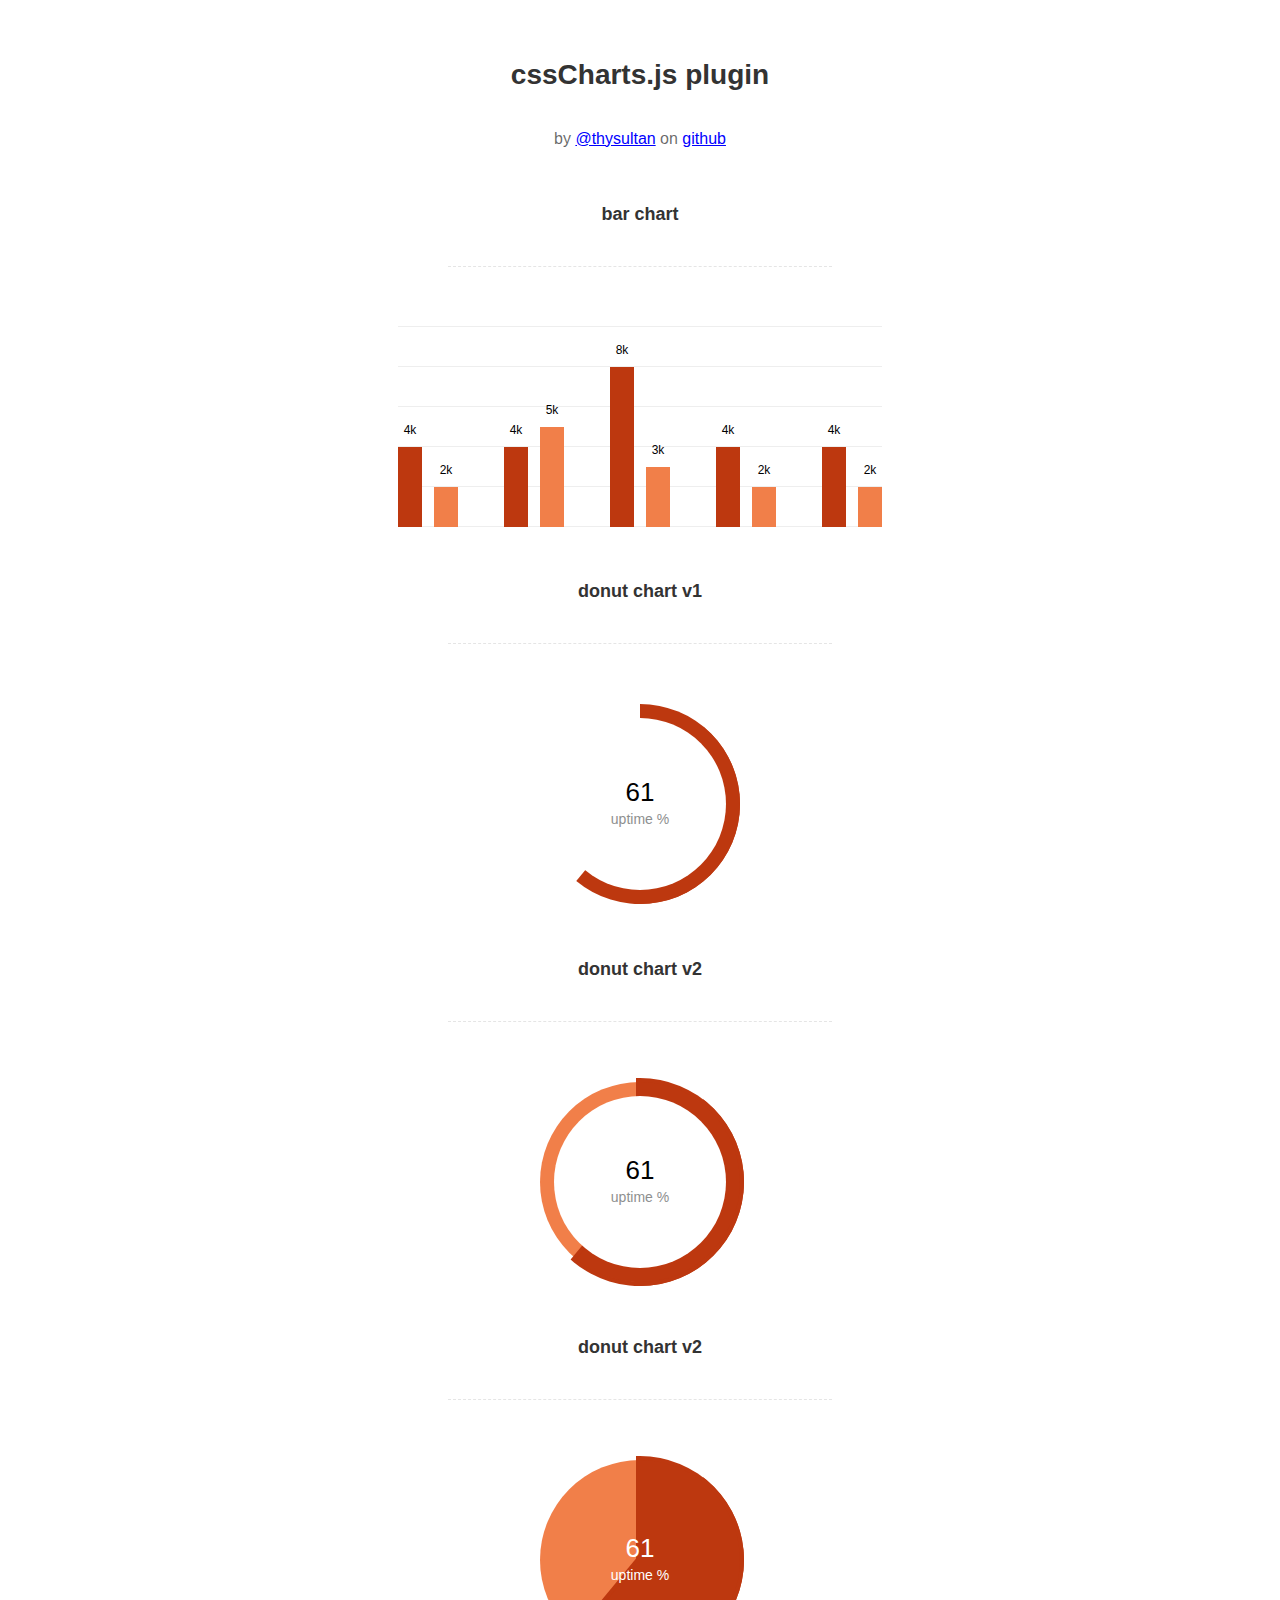
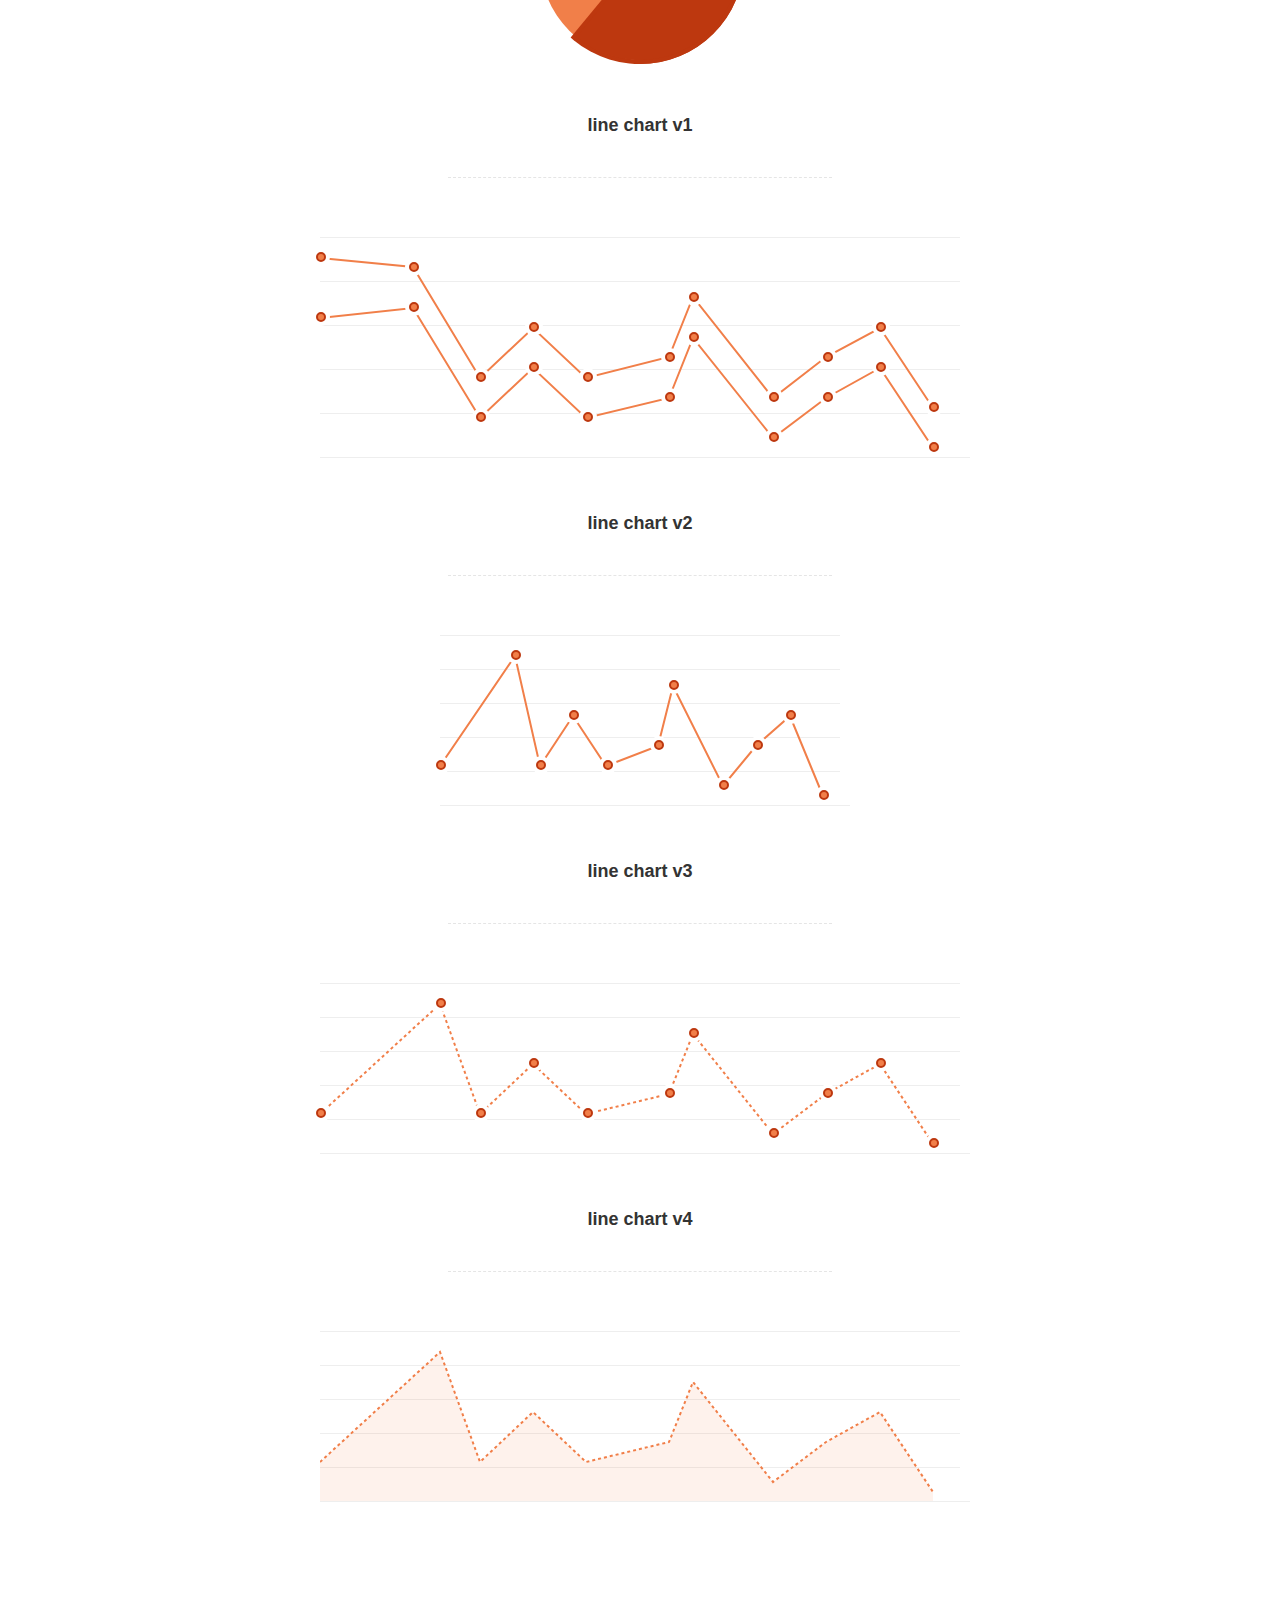
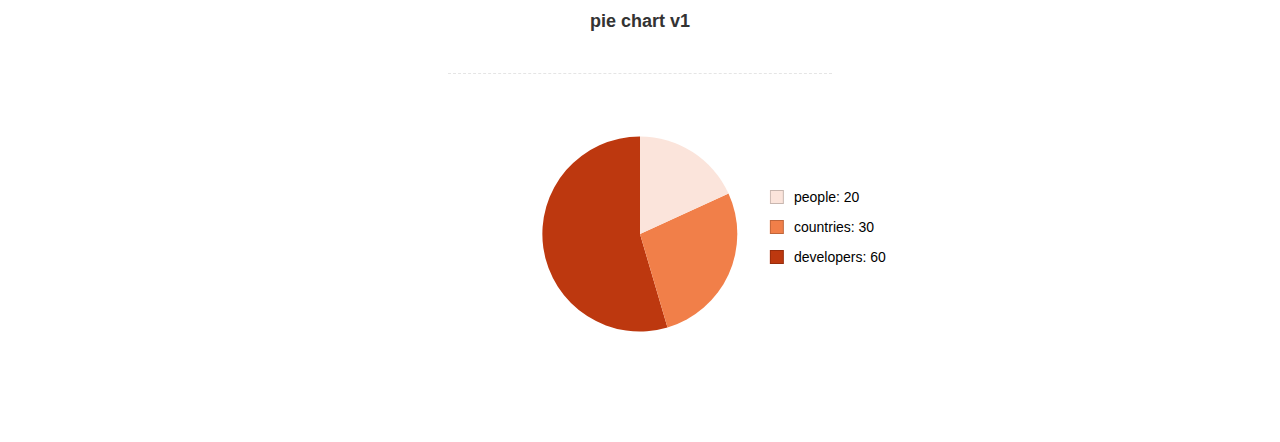
<file: admin templet demo/admin templet demo/assets/js/Lightweight-Chart/index.html>
<!doctype html>
<html>
    <head>
        <meta charset="utf-8">
        <meta name="description" content="A jquery plugin to create simple donut, bar or line charts with dom nodes, style with css.">
        <meta name="viewport" content="width=device-width, initial-scale=1">
        <title>cssCharts.js - jquery css charts</title>
        <script src="https://ajax.googleapis.com/ajax/libs/jquery/2.1.3/jquery.min.js"></script>

        <link rel="stylesheet" href="cssCharts.css">
        <script src="jquery.chart.js"></script>

        <style>
          /* page specific styles*/
          h1{text-align:center;font-family:sans-serif;font-size:28px;color:#333;padding:40px 0 0 0;}
          h2{text-align:center;font-family:sans-serif;font-size:18px;color:#333;padding:40px 0 0 0;}
          hr{width:60%;height:1px;background:none;border:none;border-bottom:1px dashed rgba(0,0,0,0.1);outline:none;margin:40px auto 60px auto;}

          .desc p{text-align:center;font-size:16px;color:rgba(0,0,0,0.6);padding:20px 0 0 0;font-family:sans-serif;}
          .desc a{color:blue;}
          .wrap{margin:0 auto;width:640px;padding-bottom:100px;}
          #line{width:400px;}
          /* page specific styles*/
        </style>
    </head>
    <body>
      <div class="wrap">

        <div class="desc">
          <h1>cssCharts.js plugin</h1><p>by
          <a href="http://twitter.com/thysultan">@thysultan</a> on
          <a href="https://github.com/sultantarimo/cssCharts.js">github</a>
        </p>
        </div>

        <h2>bar chart</h2>
        <hr>

        <div class="chart">
            <ul class="bar-chart" data-bars="[4,2],[4,5],[8,3],[4,2],[4,2]" data-max="10" data-unit="k" data-width="24"></ul>
        </div>
        <!-- data max is the 100% point of the graph -->
        <!-- set data-grid to 0 for no grid -->
        <!-- data-width is the individual bars width -->

        <h2>donut chart v1</h2>
        <hr>

        <div class="chart">
          <div class="donut-chart" data-percent="0.61" data-title="uptime %"></div>
        </div>

        <h2>donut chart v2</h2>
        <hr>

        <div class="chart">
          <div class="donut-chart fill" data-percent="0.61" data-title="uptime %"></div>
        </div>

        <h2>donut chart v2</h2>
        <hr>

        <div class="chart">
          <div class="donut-chart pie-chart fill" data-percent="0.61" data-title="uptime %"></div>
        </div>
        <!-- pie-chart class for pie chart -->
        <!-- fill class for default donut fill enabled-->

        <h2>line chart v1</h2>
        <hr>

        <div class="chart">
          <ul data-cord="[[0,70,120,160,200,262,280,340,380,420,460],[140,150,40,90,40,60,120,20,60,90,10]],[[0,70,120,160,200,262,280,340,380,420,460],[200,190,80,130,80,100,160,60,100,130,50]]"  class="line-chart"></ul>
        </div>
        <!-- multiple graphs [[x cords],[y cords]] [[x cords],[y cords]] -->

        <h2>line chart v2</h2>
        <hr>

        <div class="chart" id="line">
          <ul data-cord="[0,90,120,160,200,262,280,340,380,420,460],[40,150,40,90,40,60,120,20,60,90,10]" class="line-chart"></ul>
        </div>

        <h2>line chart v3</h2>
        <hr>

        <div class="chart dotted">
          <ul data-cord="[0,90,120,160,200,262,280,340,380,420,460],[40,150,40,90,40,60,120,20,60,90,10]" class="line-chart"></ul>
        </div>

        <h2>line chart v4</h2>
        <hr>

        <div class="chart dotted">
          <ul data-cord="[0,90,120,160,200,262,280,340,380,420,460],[40,150,40,90,40,60,120,20,60,90,10]" data-fill="1" class="line-chart no-points"></ul>
        </div>
        <!-- single graph [x cords],[y cords] -->


        <br><br><br>
        <h2>pie chart v1</h2>
        <hr>

        <div class="chart">
          <div class="pie-thychart" data-set='[["people", 20], ["countries",30], ["developers",60]]' data-colors="#FBE4DB,#F17F49,#BD380F"></div>
        </div>

      </div>

      <script>
        $(function() {
            $('.bar-chart').cssCharts({type:"bar"});
            $('.donut-chart').cssCharts({type:"donut"}).trigger('show-donut-chart');
            $('.line-chart').cssCharts({type:"line"});

            $('.pie-thychart').cssCharts({type:"pie"});
        });
      </script>
    </body>
</html>
</file>
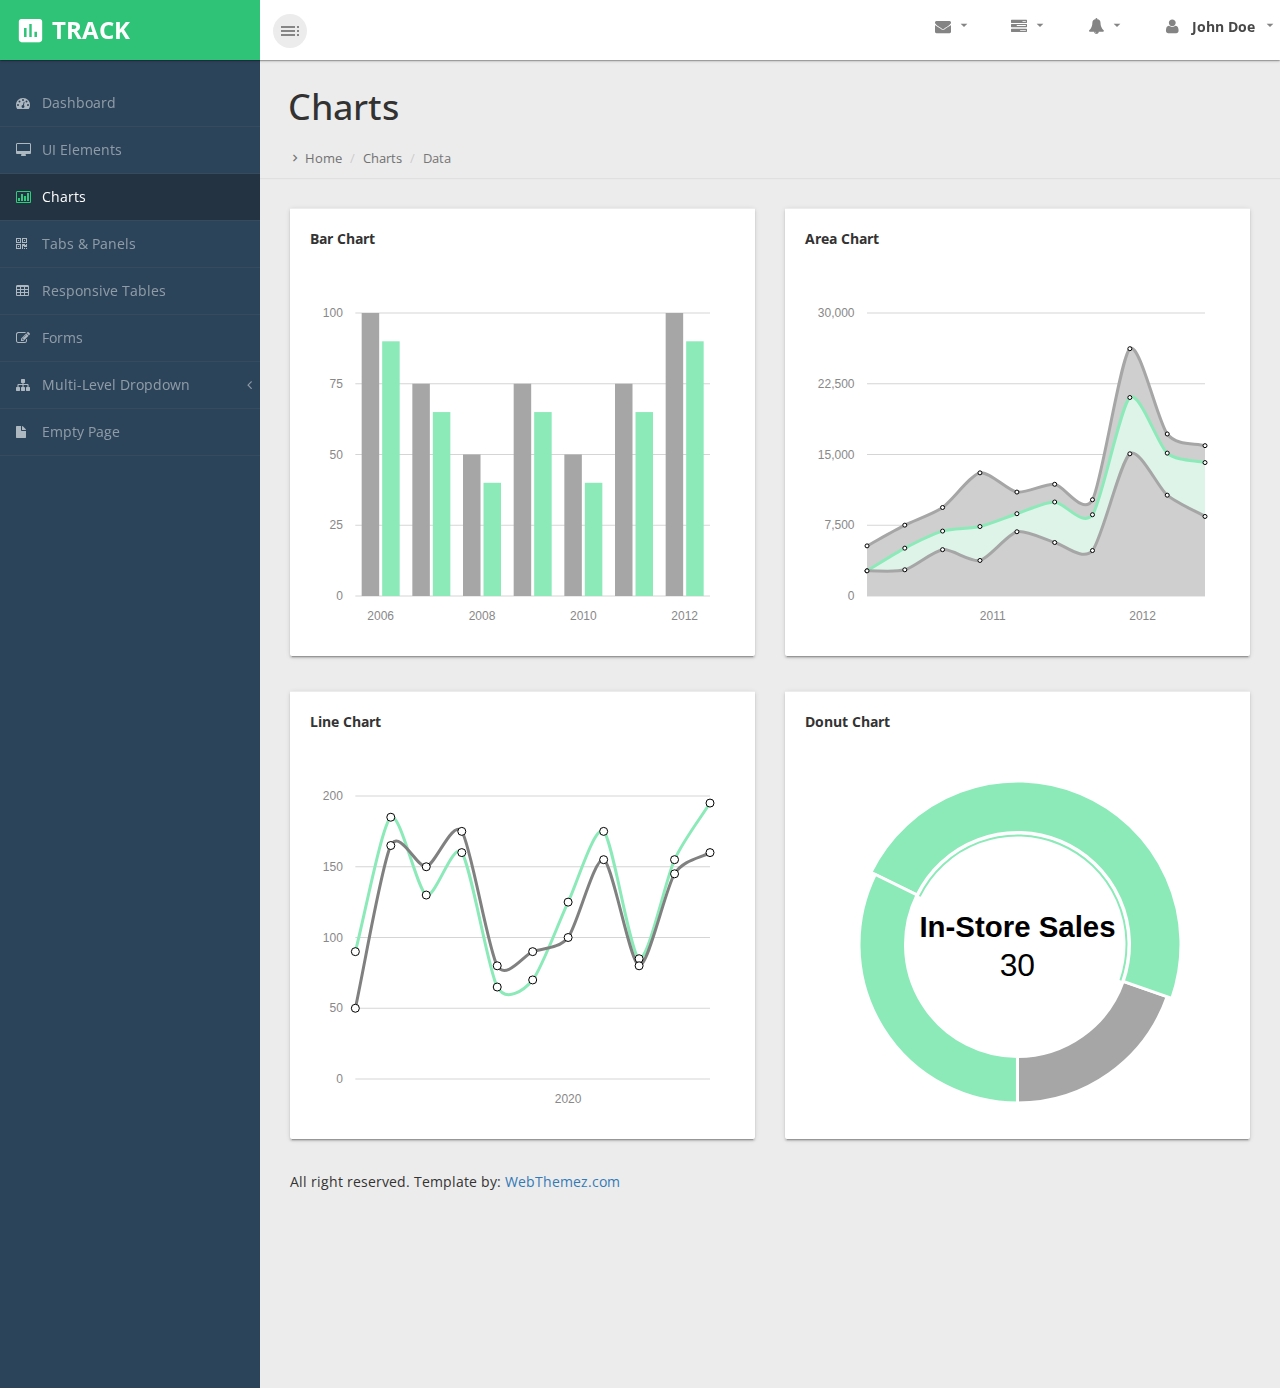
<file: admin templet demo/admin templet demo/chart.html>
﻿<!DOCTYPE html>
<html xmlns="http://www.w3.org/1999/xhtml">

<head>
    <meta charset="utf-8" />
    <meta name="viewport" content="width=device-width, initial-scale=1.0" />
    <title>Track Material Design Bootstrap Admin Template</title>
	
	<link href="https://fonts.googleapis.com/icon?family=Material+Icons" rel="stylesheet">
	<link rel="stylesheet" href="assets/materialize/css/materialize.min.css" media="screen,projection" />
    <!-- Bootstrap Styles-->
    <link href="assets/css/bootstrap.css" rel="stylesheet" />
    <!-- FontAwesome Styles-->
    <link href="assets/css/font-awesome.css" rel="stylesheet" />
    <!-- Morris Chart Styles-->
    <link href="assets/js/morris/morris-0.4.3.min.css" rel="stylesheet" />
    <!-- Custom Styles-->
    <link href="assets/css/custom-styles.css" rel="stylesheet" />
    <!-- Google Fonts-->
    <link href='http://fonts.googleapis.com/css?family=Open+Sans' rel='stylesheet' type='text/css' />
    <link rel="stylesheet" href="assets/js/Lightweight-Chart/cssCharts.css"> 
</head>
<body>
    <div id="wrapper">
        <nav class="navbar navbar-default top-navbar" role="navigation">
            <div class="navbar-header">
                <button type="button" class="navbar-toggle" data-toggle="collapse" data-target=".sidebar-collapse">
                    <span class="sr-only">Toggle navigation</span>
                    <span class="icon-bar"></span>
                    <span class="icon-bar"></span>
                    <span class="icon-bar"></span>
                </button>
                <a class="navbar-brand waves-effect waves-dark" href="index.html"><i class="large material-icons">insert_chart</i> <strong>TRACK</strong></a>
				
		<div id="sideNav" class="waves-effect waves-dark" href=""><i class="material-icons dp48">toc</i></div>
            </div>

            <ul class="nav navbar-top-links navbar-right"> 
				<li><a class="dropdown-button waves-effect waves-dark" href="#!" data-activates="dropdown4"><i class="fa fa-envelope fa-fw"></i> <i class="material-icons right">arrow_drop_down</i></a></li>				
				<li><a class="dropdown-button waves-effect waves-dark" href="#!" data-activates="dropdown3"><i class="fa fa-tasks fa-fw"></i> <i class="material-icons right">arrow_drop_down</i></a></li>
				<li><a class="dropdown-button waves-effect waves-dark" href="#!" data-activates="dropdown2"><i class="fa fa-bell fa-fw"></i> <i class="material-icons right">arrow_drop_down</i></a></li>
				  <li><a class="dropdown-button waves-effect waves-dark" href="#!" data-activates="dropdown1"><i class="fa fa-user fa-fw"></i> <b>John Doe</b> <i class="material-icons right">arrow_drop_down</i></a></li>
            </ul>
        </nav>
		<!-- Dropdown Structure -->
<ul id="dropdown1" class="dropdown-content">
<li><a href="#"><i class="fa fa-user fa-fw"></i> My Profile</a>
</li>
<li><a href="#"><i class="fa fa-gear fa-fw"></i> Settings</a>
</li> 
<li><a href="#"><i class="fa fa-sign-out fa-fw"></i> Logout</a>
</li>
</ul>
<ul id="dropdown2" class="dropdown-content w250">
  <li>
                            <a href="#">
                                <div>
                                    <i class="fa fa-comment fa-fw"></i> New Comment
                                    <span class="pull-right text-muted small">4 min</span>
                                </div>
                            </a>
                        </li>
                        <li class="divider"></li>
                        <li>
                            <a href="#">
                                <div>
                                    <i class="fa fa-twitter fa-fw"></i> 3 New Followers
                                    <span class="pull-right text-muted small">12 min</span>
                                </div>
                            </a>
                        </li>
                        <li class="divider"></li>
                        <li>
                            <a href="#">
                                <div>
                                    <i class="fa fa-envelope fa-fw"></i> Message Sent
                                    <span class="pull-right text-muted small">4 min</span>
                                </div>
                            </a>
                        </li>
                        <li class="divider"></li>
                        <li>
                            <a href="#">
                                <div>
                                    <i class="fa fa-tasks fa-fw"></i> New Task
                                    <span class="pull-right text-muted small">4 min</span>
                                </div>
                            </a>
                        </li>
                        <li class="divider"></li>
                        <li>
                            <a href="#">
                                <div>
                                    <i class="fa fa-upload fa-fw"></i> Server Rebooted
                                    <span class="pull-right text-muted small">4 min</span>
                                </div>
                            </a>
                        </li>
                        <li class="divider"></li>
                        <li>
                            <a class="text-center" href="#">
                                <strong>See All Alerts</strong>
                                <i class="fa fa-angle-right"></i>
                            </a>
                        </li>
</ul>
<ul id="dropdown3" class="dropdown-content dropdown-tasks w250">
<li>
		<a href="#">
			<div>
				<p>
					<strong>Task 1</strong>
					<span class="pull-right text-muted">60% Complete</span>
				</p>
				<div class="progress progress-striped active">
					<div class="progress-bar progress-bar-success" role="progressbar" aria-valuenow="60" aria-valuemin="0" aria-valuemax="100" style="width: 60%">
						<span class="sr-only">60% Complete (success)</span>
					</div>
				</div>
			</div>
		</a>
	</li>
	<li class="divider"></li>
	<li>
		<a href="#">
			<div>
				<p>
					<strong>Task 2</strong>
					<span class="pull-right text-muted">28% Complete</span>
				</p>
				<div class="progress progress-striped active">
					<div class="progress-bar progress-bar-info" role="progressbar" aria-valuenow="28" aria-valuemin="0" aria-valuemax="100" style="width: 28%">
						<span class="sr-only">28% Complete</span>
					</div>
				</div>
			</div>
		</a>
	</li>
	<li class="divider"></li>
	<li>
		<a href="#">
			<div>
				<p>
					<strong>Task 3</strong>
					<span class="pull-right text-muted">60% Complete</span>
				</p>
				<div class="progress progress-striped active">
					<div class="progress-bar progress-bar-warning" role="progressbar" aria-valuenow="60" aria-valuemin="0" aria-valuemax="100" style="width: 60%">
						<span class="sr-only">60% Complete (warning)</span>
					</div>
				</div>
			</div>
		</a>
	</li>
	<li class="divider"></li>
	<li>
		<a href="#">
			<div>
				<p>
					<strong>Task 4</strong>
					<span class="pull-right text-muted">85% Complete</span>
				</p>
				<div class="progress progress-striped active">
					<div class="progress-bar progress-bar-danger" role="progressbar" aria-valuenow="85" aria-valuemin="0" aria-valuemax="100" style="width: 85%">
						<span class="sr-only">85% Complete (danger)</span>
					</div>
				</div>
			</div>
		</a>
	</li>
	<li class="divider"></li>
	<li>
</ul>   
<ul id="dropdown4" class="dropdown-content dropdown-tasks w250">
  <li>
                            <a href="#">
                                <div>
                                    <strong>John Doe</strong>
                                    <span class="pull-right text-muted">
                                        <em>Today</em>
                                    </span>
                                </div>
                                <div>Lorem Ipsum has been the industry's standard dummy text ever since the 1500s...</div>
                            </a>
                        </li>
                        <li class="divider"></li>
                        <li>
                            <a href="#">
                                <div>
                                    <strong>John Smith</strong>
                                    <span class="pull-right text-muted">
                                        <em>Yesterday</em>
                                    </span>
                                </div>
                                <div>Lorem Ipsum has been the industry's standard dummy text ever since an kwilnw...</div>
                            </a>
                        </li>
                        <li class="divider"></li>
                        <li>
                            <a href="#">
                                <div>
                                    <strong>John Smith</strong>
                                    <span class="pull-right text-muted">
                                        <em>Yesterday</em>
                                    </span>
                                </div>
                                <div>Lorem Ipsum has been the industry's standard dummy text ever since the...</div>
                            </a>
                        </li>
                        <li class="divider"></li>
                        <li>
                            <a class="text-center" href="#">
                                <strong>Read All Messages</strong>
                                <i class="fa fa-angle-right"></i>
                            </a>
                        </li>
</ul>  
	   <!--/. NAV TOP  -->
        <!--/. NAV TOP  -->
        <nav class="navbar-default navbar-side" role="navigation">
            <div class="sidebar-collapse">
                <ul class="nav" id="main-menu">

                    <li>
                        <a href="index.html" class="waves-effect waves-dark"><i class="fa fa-dashboard"></i> Dashboard</a>
                    </li>
                    <li>
                        <a href="ui-elements.html" class="waves-effect waves-dark"><i class="fa fa-desktop"></i> UI Elements</a>
                    </li>
					<li>
                        <a href="chart.html" class="active-menu waves-effect waves-dark"><i class="fa fa-bar-chart-o"></i> Charts</a>
                    </li>
                    <li>
                        <a href="tab-panel.html" class="waves-effect waves-dark"><i class="fa fa-qrcode"></i> Tabs & Panels</a>
                    </li>
                    
                    <li>
                        <a href="table.html" class="waves-effect waves-dark"><i class="fa fa-table"></i> Responsive Tables</a>
                    </li>
                    <li>
                        <a href="form.html" class="waves-effect waves-dark"><i class="fa fa-edit"></i> Forms </a>
                    </li>


                    <li>
                        <a href="#" class="waves-effect waves-dark"><i class="fa fa-sitemap"></i> Multi-Level Dropdown<span class="fa arrow"></span></a>
                        <ul class="nav nav-second-level">
                            <li>
                                <a href="#">Second Level Link</a>
                            </li>
                            <li>
                                <a href="#">Second Level Link</a>
                            </li>
                            <li>
                                <a href="#" class="waves-effect waves-dark">Second Level Link<span class="fa arrow"></span></a>
                                <ul class="nav nav-third-level">
                                    <li>
                                        <a href="#">Third Level Link</a>
                                    </li>
                                    <li>
                                        <a href="#">Third Level Link</a>
                                    </li>
                                    <li>
                                        <a href="#">Third Level Link</a>
                                    </li>

                                </ul>

                            </li>
                        </ul>
                    </li>
                    <li>
                        <a href="empty.html" class="waves-effect waves-dark"><i class="fa fa-fw fa-file"></i> Empty Page</a>
                    </li>
                </ul>

            </div>

        </nav>
        <!-- /. NAV SIDE  -->
        <div id="page-wrapper">
		  <div class="header"> 
                        <h1 class="page-header">
                             Charts 
                        </h1>
						<ol class="breadcrumb">
					  <li><a href="#">Home</a></li>
					  <li><a href="#">Charts</a></li>
					  <li class="active">Data</li>
					</ol> 
									
		</div>
            <div id="page-inner"> 
             
                <div class="row"> 
                    
                      
                               <div class="col-md-6 col-sm-12 col-xs-12">                     
                    <div class="card">
                        <div class="card-action">
                            Bar Chart
                        </div>
                        <div class="card-content">
                            <div id="morris-bar-chart"></div>
                        </div>
                    </div>            
                </div>
                      <div class="col-md-6 col-sm-12 col-xs-12">                     
                    <div class="card">
                        <div class="card-action">
                            Area Chart
                        </div>
                        <div class="card-content">
                            <div id="morris-area-chart"></div>
                        </div>
                    </div>            
                </div> 
                
           </div>
                 <!-- /. ROW  -->
                <div class="row">                     
                      
                               <div class="col-md-6 col-sm-12 col-xs-12">                     
                    <div class="card">
                        <div class="card-action">
                            Line Chart
                        </div>
                        <div class="card-content">
                            <div id="morris-line-chart"></div>
                        </div>
                    </div>            
                </div>
                      <div class="col-md-6 col-sm-12 col-xs-12">                     
                    <div class="card">
                        <div class="card-action">
                            Donut Chart
                        </div>
                        <div class="card-content">                            
							<div id="morris-donut-chart"></div>
                        </div>
                    </div>            
                </div> 
                
           </div>
                 <!-- /. ROW  -->
				 <footer><p>All right reserved. Template by: <a href="https://webthemez.com/admin-template/">WebThemez.com</a></p></footer>
				</div>
             <!-- /. PAGE INNER  -->
            </div>
         <!-- /. PAGE WRAPPER  -->
        </div>
     <!-- /. WRAPPER  -->
    <!-- JS Scripts-->
    <!-- jQuery Js -->
    <script src="assets/js/jquery-1.10.2.js"></script>
	
	<!-- Bootstrap Js -->
    <script src="assets/js/bootstrap.min.js"></script>
	
	<script src="assets/materialize/js/materialize.min.js"></script>
	
    <!-- Metis Menu Js -->
    <script src="assets/js/jquery.metisMenu.js"></script>
    <!-- Morris Chart Js -->
    <script src="assets/js/morris/raphael-2.1.0.min.js"></script>
    <script src="assets/js/morris/morris.js"></script>
	
	
	<script src="assets/js/easypiechart.js"></script>
	<script src="assets/js/easypiechart-data.js"></script>
	
	 <script src="assets/js/Lightweight-Chart/jquery.chart.js"></script>
	
    <!-- Custom Js -->
    <script src="assets/js/custom-scripts.js"></script> 
 

</body>

</html>
</file>
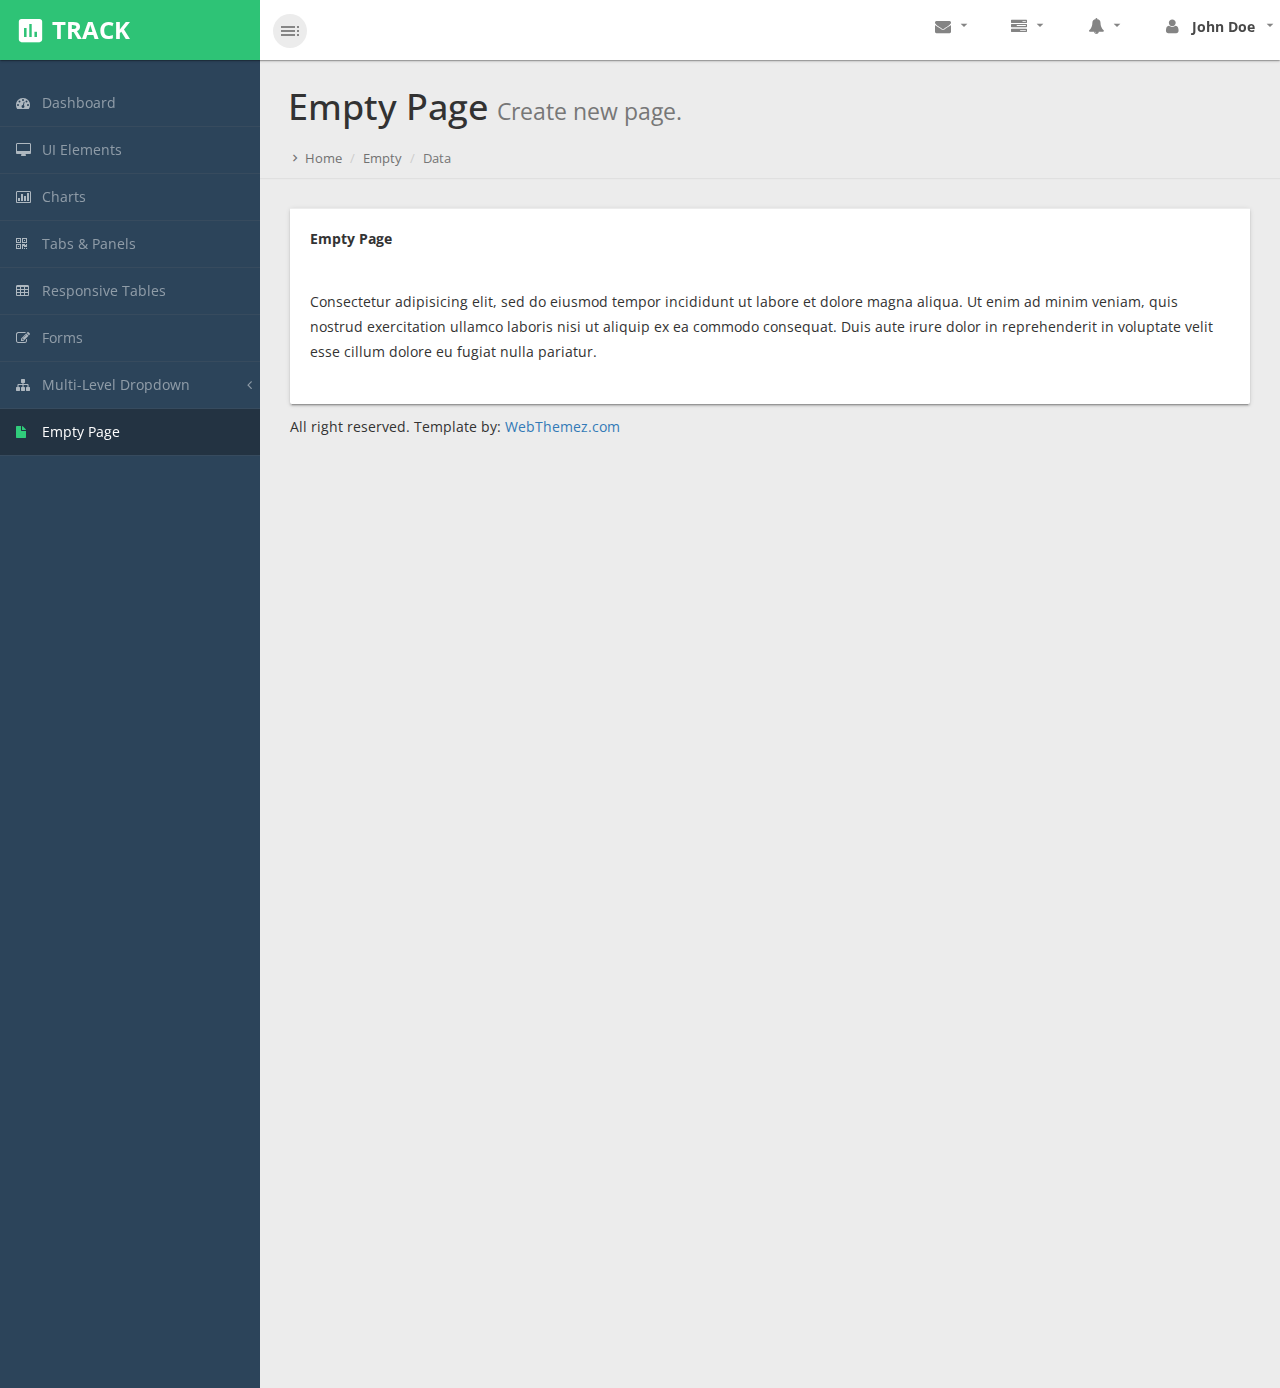
<file: admin templet demo/admin templet demo/empty.html>
﻿<!DOCTYPE html>
<html xmlns="http://www.w3.org/1999/xhtml">

<head>
    <meta charset="utf-8" />
    <meta name="viewport" content="width=device-width, initial-scale=1.0" />
    <title>Track Material Design Bootstrap Admin Template</title>
	
	<link href="https://fonts.googleapis.com/icon?family=Material+Icons" rel="stylesheet">
	<link rel="stylesheet" href="assets/materialize/css/materialize.min.css" media="screen,projection" />
    <!-- Bootstrap Styles-->
    <link href="assets/css/bootstrap.css" rel="stylesheet" />
    <!-- FontAwesome Styles-->
    <link href="assets/css/font-awesome.css" rel="stylesheet" />
    <!-- Morris Chart Styles-->
    <link href="assets/js/morris/morris-0.4.3.min.css" rel="stylesheet" />
    <!-- Custom Styles-->
    <link href="assets/css/custom-styles.css" rel="stylesheet" />
    <!-- Google Fonts-->
    <link href='http://fonts.googleapis.com/css?family=Open+Sans' rel='stylesheet' type='text/css' />
    <link rel="stylesheet" href="assets/js/Lightweight-Chart/cssCharts.css"> 
</head>
<body>
    <div id="wrapper">
        <nav class="navbar navbar-default top-navbar" role="navigation">
            <div class="navbar-header">
                <button type="button" class="navbar-toggle" data-toggle="collapse" data-target=".sidebar-collapse">
                    <span class="sr-only">Toggle navigation</span>
                    <span class="icon-bar"></span>
                    <span class="icon-bar"></span>
                    <span class="icon-bar"></span>
                </button>
                <a class="navbar-brand waves-effect waves-dark" href="index.html"><i class="large material-icons">insert_chart</i> <strong>TRACK</strong></a>
				
		<div id="sideNav" href=""><i class="material-icons dp48">toc</i></div>
            </div>

            <ul class="nav navbar-top-links navbar-right"> 
				<li><a class="dropdown-button waves-effect waves-dark" href="#!" data-activates="dropdown4"><i class="fa fa-envelope fa-fw"></i> <i class="material-icons right">arrow_drop_down</i></a></li>				
				<li><a class="dropdown-button waves-effect waves-dark" href="#!" data-activates="dropdown3"><i class="fa fa-tasks fa-fw"></i> <i class="material-icons right">arrow_drop_down</i></a></li>
				<li><a class="dropdown-button waves-effect waves-dark" href="#!" data-activates="dropdown2"><i class="fa fa-bell fa-fw"></i> <i class="material-icons right">arrow_drop_down</i></a></li>
				  <li><a class="dropdown-button waves-effect waves-dark" href="#!" data-activates="dropdown1"><i class="fa fa-user fa-fw"></i> <b>John Doe</b> <i class="material-icons right">arrow_drop_down</i></a></li>
            </ul>
        </nav>
		<!-- Dropdown Structure -->
<ul id="dropdown1" class="dropdown-content">
<li><a href="#"><i class="fa fa-user fa-fw"></i> My Profile</a>
</li>
<li><a href="#"><i class="fa fa-gear fa-fw"></i> Settings</a>
</li> 
<li><a href="#"><i class="fa fa-sign-out fa-fw"></i> Logout</a>
</li>
</ul>
<ul id="dropdown2" class="dropdown-content w250">
  <li>
                            <a href="#">
                                <div>
                                    <i class="fa fa-comment fa-fw"></i> New Comment
                                    <span class="pull-right text-muted small">4 min</span>
                                </div>
                            </a>
                        </li>
                        <li class="divider"></li>
                        <li>
                            <a href="#">
                                <div>
                                    <i class="fa fa-twitter fa-fw"></i> 3 New Followers
                                    <span class="pull-right text-muted small">12 min</span>
                                </div>
                            </a>
                        </li>
                        <li class="divider"></li>
                        <li>
                            <a href="#">
                                <div>
                                    <i class="fa fa-envelope fa-fw"></i> Message Sent
                                    <span class="pull-right text-muted small">4 min</span>
                                </div>
                            </a>
                        </li>
                        <li class="divider"></li>
                        <li>
                            <a href="#">
                                <div>
                                    <i class="fa fa-tasks fa-fw"></i> New Task
                                    <span class="pull-right text-muted small">4 min</span>
                                </div>
                            </a>
                        </li>
                        <li class="divider"></li>
                        <li>
                            <a href="#">
                                <div>
                                    <i class="fa fa-upload fa-fw"></i> Server Rebooted
                                    <span class="pull-right text-muted small">4 min</span>
                                </div>
                            </a>
                        </li>
                        <li class="divider"></li>
                        <li>
                            <a class="text-center" href="#">
                                <strong>See All Alerts</strong>
                                <i class="fa fa-angle-right"></i>
                            </a>
                        </li>
</ul>
<ul id="dropdown3" class="dropdown-content dropdown-tasks w250">
<li>
		<a href="#">
			<div>
				<p>
					<strong>Task 1</strong>
					<span class="pull-right text-muted">60% Complete</span>
				</p>
				<div class="progress progress-striped active">
					<div class="progress-bar progress-bar-success" role="progressbar" aria-valuenow="60" aria-valuemin="0" aria-valuemax="100" style="width: 60%">
						<span class="sr-only">60% Complete (success)</span>
					</div>
				</div>
			</div>
		</a>
	</li>
	<li class="divider"></li>
	<li>
		<a href="#">
			<div>
				<p>
					<strong>Task 2</strong>
					<span class="pull-right text-muted">28% Complete</span>
				</p>
				<div class="progress progress-striped active">
					<div class="progress-bar progress-bar-info" role="progressbar" aria-valuenow="28" aria-valuemin="0" aria-valuemax="100" style="width: 28%">
						<span class="sr-only">28% Complete</span>
					</div>
				</div>
			</div>
		</a>
	</li>
	<li class="divider"></li>
	<li>
		<a href="#">
			<div>
				<p>
					<strong>Task 3</strong>
					<span class="pull-right text-muted">60% Complete</span>
				</p>
				<div class="progress progress-striped active">
					<div class="progress-bar progress-bar-warning" role="progressbar" aria-valuenow="60" aria-valuemin="0" aria-valuemax="100" style="width: 60%">
						<span class="sr-only">60% Complete (warning)</span>
					</div>
				</div>
			</div>
		</a>
	</li>
	<li class="divider"></li>
	<li>
		<a href="#">
			<div>
				<p>
					<strong>Task 4</strong>
					<span class="pull-right text-muted">85% Complete</span>
				</p>
				<div class="progress progress-striped active">
					<div class="progress-bar progress-bar-danger" role="progressbar" aria-valuenow="85" aria-valuemin="0" aria-valuemax="100" style="width: 85%">
						<span class="sr-only">85% Complete (danger)</span>
					</div>
				</div>
			</div>
		</a>
	</li>
	<li class="divider"></li>
	<li>
</ul>   
<ul id="dropdown4" class="dropdown-content dropdown-tasks w250">
  <li>
                            <a href="#">
                                <div>
                                    <strong>John Doe</strong>
                                    <span class="pull-right text-muted">
                                        <em>Today</em>
                                    </span>
                                </div>
                                <div>Lorem Ipsum has been the industry's standard dummy text ever since the 1500s...</div>
                            </a>
                        </li>
                        <li class="divider"></li>
                        <li>
                            <a href="#">
                                <div>
                                    <strong>John Smith</strong>
                                    <span class="pull-right text-muted">
                                        <em>Yesterday</em>
                                    </span>
                                </div>
                                <div>Lorem Ipsum has been the industry's standard dummy text ever since an kwilnw...</div>
                            </a>
                        </li>
                        <li class="divider"></li>
                        <li>
                            <a href="#">
                                <div>
                                    <strong>John Smith</strong>
                                    <span class="pull-right text-muted">
                                        <em>Yesterday</em>
                                    </span>
                                </div>
                                <div>Lorem Ipsum has been the industry's standard dummy text ever since the...</div>
                            </a>
                        </li>
                        <li class="divider"></li>
                        <li>
                            <a class="text-center" href="#">
                                <strong>Read All Messages</strong>
                                <i class="fa fa-angle-right"></i>
                            </a>
                        </li>
</ul>  
	   <!--/. NAV TOP  -->
        <nav class="navbar-default navbar-side" role="navigation">
            <div class="sidebar-collapse">
                <ul class="nav" id="main-menu">

                    <li>
                        <a href="index.html" class="waves-effect waves-dark"><i class="fa fa-dashboard"></i> Dashboard</a>
                    </li>
                    <li>
                        <a href="ui-elements.html" class="waves-effect waves-dark"><i class="fa fa-desktop"></i> UI Elements</a>
                    </li>
					<li>
                        <a href="chart.html" class="waves-effect waves-dark"><i class="fa fa-bar-chart-o"></i> Charts</a>
                    </li>
                    <li>
                        <a href="tab-panel.html" class="waves-effect waves-dark"><i class="fa fa-qrcode"></i> Tabs & Panels</a>
                    </li>
                    
                    <li>
                        <a href="table.html" class="waves-effect waves-dark"><i class="fa fa-table"></i> Responsive Tables</a>
                    </li>
                    <li>
                        <a href="form.html" class="waves-effect waves-dark"><i class="fa fa-edit"></i> Forms </a>
                    </li>


                    <li>
                        <a href="#" class="waves-effect waves-dark"><i class="fa fa-sitemap"></i> Multi-Level Dropdown<span class="fa arrow"></span></a>
                        <ul class="nav nav-second-level">
                            <li>
                                <a href="#">Second Level Link</a>
                            </li>
                            <li>
                                <a href="#">Second Level Link</a>
                            </li>
                            <li>
                                <a href="#">Second Level Link<span class="fa arrow"></span></a>
                                <ul class="nav nav-third-level">
                                    <li>
                                        <a href="#">Third Level Link</a>
                                    </li>
                                    <li>
                                        <a href="#">Third Level Link</a>
                                    </li>
                                    <li>
                                        <a href="#">Third Level Link</a>
                                    </li>

                                </ul>

                            </li>
                        </ul>
                    </li>
                    <li>
                        <a class="active-menu waves-effect waves-dark" href="empty.html"><i class="fa fa-fw fa-file"></i> Empty Page</a>
                    </li>
                </ul>

            </div>

        </nav>
        <!-- /. NAV SIDE  -->
        <div id="page-wrapper">
		  <div class="header"> 
                        <h1 class="page-header">
                            Empty Page <small>Create new page.</small>
                        </h1>
						<ol class="breadcrumb">
					  <li><a href="#">Home</a></li>
					  <li><a href="#">Empty</a></li>
					  <li class="active">Data</li>
					</ol> 
									
		</div>
            <div id="page-inner"> 
			
			  <div class="row">
                    
                    <div class="col-md-12">
                    <div class="card">
                        <div class="card-action">
                         Empty Page
                        </div>        
                         <div class="card-content"> 
						 <p>Consectetur adipisicing elit, sed do eiusmod tempor incididunt ut labore et dolore magna aliqua. Ut enim ad minim veniam, quis nostrud exercitation ullamco laboris nisi ut aliquip ex ea commodo consequat. Duis aute irure dolor in reprehenderit in voluptate velit esse cillum dolore eu fugiat nulla pariatur.</p>
                           <div class="clearBoth"><br/></div>
						    
						 </div>
						 </div>
									
				 <footer><p>All right reserved. Template by: <a href="https://webthemez.com/admin-template/">WebThemez.com</a></p></footer>
				</div>
             <!-- /. PAGE INNER  -->
            </div>
         <!-- /. PAGE WRAPPER  -->
        </div>
     <!-- /. WRAPPER  -->
    <!-- JS Scripts-->
    <!-- jQuery Js -->
    <script src="assets/js/jquery-1.10.2.js"></script>
	
	<!-- Bootstrap Js -->
    <script src="assets/js/bootstrap.min.js"></script>
	
	<script src="assets/materialize/js/materialize.min.js"></script>
	
    <!-- Metis Menu Js -->
		<script src="assets/js/jquery.metisMenu.js"></script> 
    <!-- Custom Js -->
    <script src="assets/js/custom-scripts.js"></script> 
	
 

</body>

</html>
</file>
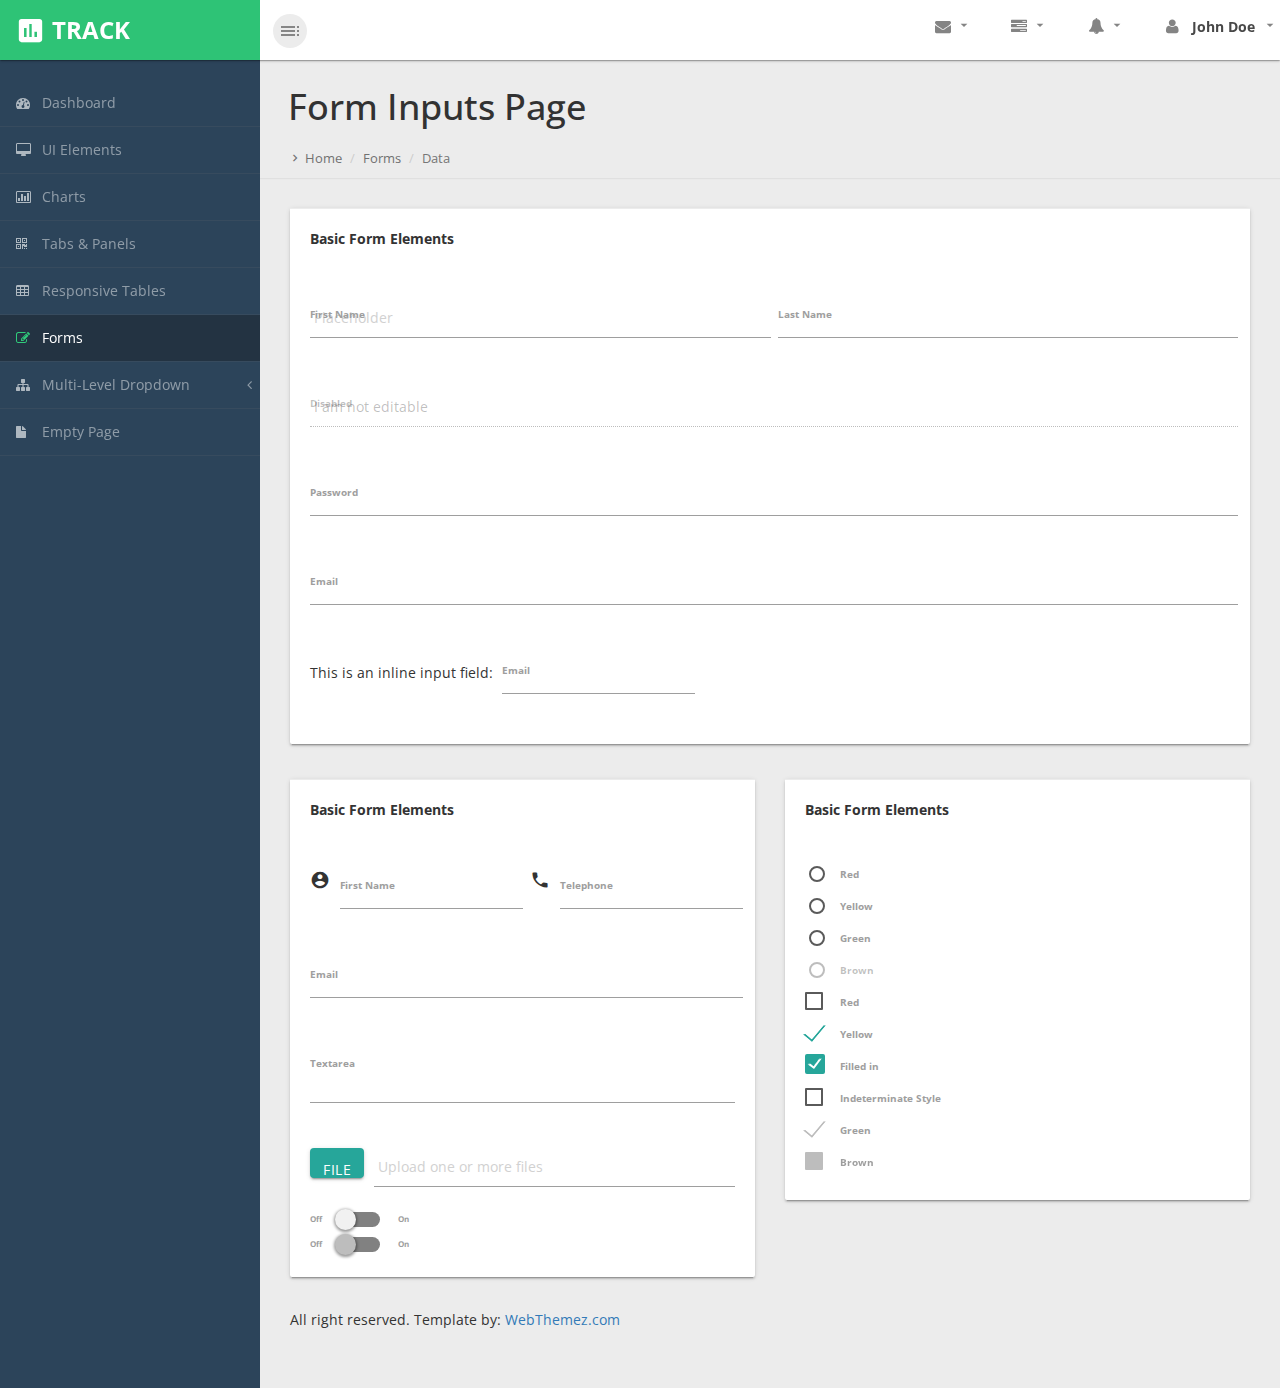
<file: admin templet demo/admin templet demo/form.html>
﻿<!DOCTYPE html>
<html xmlns="http://www.w3.org/1999/xhtml">

<head>
    <meta charset="utf-8" />
    <meta name="viewport" content="width=device-width, initial-scale=1.0" />
    <title>Track Material Design Bootstrap Admin Template</title>
	
	<link href="https://fonts.googleapis.com/icon?family=Material+Icons" rel="stylesheet">
	<link rel="stylesheet" href="assets/materialize/css/materialize.min.css" media="screen,projection" />
    <!-- Bootstrap Styles-->
    <link href="assets/css/bootstrap.css" rel="stylesheet" />
    <!-- FontAwesome Styles-->
    <link href="assets/css/font-awesome.css" rel="stylesheet" />
    <!-- Morris Chart Styles-->
    <link href="assets/js/morris/morris-0.4.3.min.css" rel="stylesheet" />
    <!-- Custom Styles-->
    <link href="assets/css/custom-styles.css" rel="stylesheet" />
    <!-- Google Fonts-->
    <link href='http://fonts.googleapis.com/css?family=Open+Sans' rel='stylesheet' type='text/css' />
    <link rel="stylesheet" href="assets/js/Lightweight-Chart/cssCharts.css"> 
</head>
<body>
    <div id="wrapper">
        <nav class="navbar navbar-default top-navbar" role="navigation">
            <div class="navbar-header">
                <button type="button" class="navbar-toggle" data-toggle="collapse" data-target=".sidebar-collapse">
                    <span class="sr-only">Toggle navigation</span>
                    <span class="icon-bar"></span>
                    <span class="icon-bar"></span>
                    <span class="icon-bar"></span>
                </button>
                <a class="navbar-brand waves-effect waves-dark" href="index.html"><i class="large material-icons">insert_chart</i> <strong>TRACK</strong></a>
				
		<div id="sideNav" href=""><i class="material-icons dp48">toc</i></div>
            </div>

            <ul class="nav navbar-top-links navbar-right"> 
				<li><a class="dropdown-button waves-effect waves-dark" href="#!" data-activates="dropdown4"><i class="fa fa-envelope fa-fw"></i> <i class="material-icons right">arrow_drop_down</i></a></li>				
				<li><a class="dropdown-button waves-effect waves-dark" href="#!" data-activates="dropdown3"><i class="fa fa-tasks fa-fw"></i> <i class="material-icons right">arrow_drop_down</i></a></li>
				<li><a class="dropdown-button waves-effect waves-dark" href="#!" data-activates="dropdown2"><i class="fa fa-bell fa-fw"></i> <i class="material-icons right">arrow_drop_down</i></a></li>
				  <li><a class="dropdown-button waves-effect waves-dark" href="#!" data-activates="dropdown1"><i class="fa fa-user fa-fw"></i> <b>John Doe</b> <i class="material-icons right">arrow_drop_down</i></a></li>
            </ul>
        </nav>
		<!-- Dropdown Structure -->
<ul id="dropdown1" class="dropdown-content">
<li><a href="#"><i class="fa fa-user fa-fw"></i> My Profile</a>
</li>
<li><a href="#"><i class="fa fa-gear fa-fw"></i> Settings</a>
</li> 
<li><a href="#"><i class="fa fa-sign-out fa-fw"></i> Logout</a>
</li>
</ul>
<ul id="dropdown2" class="dropdown-content w250">
  <li>
                            <a href="#">
                                <div>
                                    <i class="fa fa-comment fa-fw"></i> New Comment
                                    <span class="pull-right text-muted small">4 min</span>
                                </div>
                            </a>
                        </li>
                        <li class="divider"></li>
                        <li>
                            <a href="#">
                                <div>
                                    <i class="fa fa-twitter fa-fw"></i> 3 New Followers
                                    <span class="pull-right text-muted small">12 min</span>
                                </div>
                            </a>
                        </li>
                        <li class="divider"></li>
                        <li>
                            <a href="#">
                                <div>
                                    <i class="fa fa-envelope fa-fw"></i> Message Sent
                                    <span class="pull-right text-muted small">4 min</span>
                                </div>
                            </a>
                        </li>
                        <li class="divider"></li>
                        <li>
                            <a href="#">
                                <div>
                                    <i class="fa fa-tasks fa-fw"></i> New Task
                                    <span class="pull-right text-muted small">4 min</span>
                                </div>
                            </a>
                        </li>
                        <li class="divider"></li>
                        <li>
                            <a href="#">
                                <div>
                                    <i class="fa fa-upload fa-fw"></i> Server Rebooted
                                    <span class="pull-right text-muted small">4 min</span>
                                </div>
                            </a>
                        </li>
                        <li class="divider"></li>
                        <li>
                            <a class="text-center" href="#">
                                <strong>See All Alerts</strong>
                                <i class="fa fa-angle-right"></i>
                            </a>
                        </li>
</ul>
<ul id="dropdown3" class="dropdown-content dropdown-tasks w250">
<li>
		<a href="#">
			<div>
				<p>
					<strong>Task 1</strong>
					<span class="pull-right text-muted">60% Complete</span>
				</p>
				<div class="progress progress-striped active">
					<div class="progress-bar progress-bar-success" role="progressbar" aria-valuenow="60" aria-valuemin="0" aria-valuemax="100" style="width: 60%">
						<span class="sr-only">60% Complete (success)</span>
					</div>
				</div>
			</div>
		</a>
	</li>
	<li class="divider"></li>
	<li>
		<a href="#">
			<div>
				<p>
					<strong>Task 2</strong>
					<span class="pull-right text-muted">28% Complete</span>
				</p>
				<div class="progress progress-striped active">
					<div class="progress-bar progress-bar-info" role="progressbar" aria-valuenow="28" aria-valuemin="0" aria-valuemax="100" style="width: 28%">
						<span class="sr-only">28% Complete</span>
					</div>
				</div>
			</div>
		</a>
	</li>
	<li class="divider"></li>
	<li>
		<a href="#">
			<div>
				<p>
					<strong>Task 3</strong>
					<span class="pull-right text-muted">60% Complete</span>
				</p>
				<div class="progress progress-striped active">
					<div class="progress-bar progress-bar-warning" role="progressbar" aria-valuenow="60" aria-valuemin="0" aria-valuemax="100" style="width: 60%">
						<span class="sr-only">60% Complete (warning)</span>
					</div>
				</div>
			</div>
		</a>
	</li>
	<li class="divider"></li>
	<li>
		<a href="#">
			<div>
				<p>
					<strong>Task 4</strong>
					<span class="pull-right text-muted">85% Complete</span>
				</p>
				<div class="progress progress-striped active">
					<div class="progress-bar progress-bar-danger" role="progressbar" aria-valuenow="85" aria-valuemin="0" aria-valuemax="100" style="width: 85%">
						<span class="sr-only">85% Complete (danger)</span>
					</div>
				</div>
			</div>
		</a>
	</li>
	<li class="divider"></li>
	<li>
</ul>   
<ul id="dropdown4" class="dropdown-content dropdown-tasks w250">
  <li>
                            <a href="#">
                                <div>
                                    <strong>John Doe</strong>
                                    <span class="pull-right text-muted">
                                        <em>Today</em>
                                    </span>
                                </div>
                                <div>Lorem Ipsum has been the industry's standard dummy text ever since the 1500s...</div>
                            </a>
                        </li>
                        <li class="divider"></li>
                        <li>
                            <a href="#">
                                <div>
                                    <strong>John Smith</strong>
                                    <span class="pull-right text-muted">
                                        <em>Yesterday</em>
                                    </span>
                                </div>
                                <div>Lorem Ipsum has been the industry's standard dummy text ever since an kwilnw...</div>
                            </a>
                        </li>
                        <li class="divider"></li>
                        <li>
                            <a href="#">
                                <div>
                                    <strong>John Smith</strong>
                                    <span class="pull-right text-muted">
                                        <em>Yesterday</em>
                                    </span>
                                </div>
                                <div>Lorem Ipsum has been the industry's standard dummy text ever since the...</div>
                            </a>
                        </li>
                        <li class="divider"></li>
                        <li>
                            <a class="text-center" href="#">
                                <strong>Read All Messages</strong>
                                <i class="fa fa-angle-right"></i>
                            </a>
                        </li>
</ul>  
	   <!--/. NAV TOP  -->
        <!--/. NAV TOP  -->
        <nav class="navbar-default navbar-side" role="navigation">
            <div class="sidebar-collapse">
                <ul class="nav" id="main-menu">

                    <li>
                        <a href="index.html" class="waves-effect waves-dark"><i class="fa fa-dashboard"></i> Dashboard</a>
                    </li>
                    <li>
                        <a href="ui-elements.html" class="waves-effect waves-dark"><i class="fa fa-desktop"></i> UI Elements</a>
                    </li>
					<li>
                        <a href="chart.html" class="waves-effect waves-dark"><i class="fa fa-bar-chart-o"></i> Charts</a>
                    </li>
                    <li>
                        <a href="tab-panel.html" class="waves-effect waves-dark"><i class="fa fa-qrcode"></i> Tabs & Panels</a>
                    </li>
                    
                    <li>
                        <a href="table.html" class="waves-effect waves-dark"><i class="fa fa-table"></i> Responsive Tables</a>
                    </li>
                    <li>
                        <a href="form.html" class="active-menu waves-effect waves-dark"><i class="fa fa-edit"></i> Forms </a>
                    </li>


                    <li>
                        <a href="#" class="waves-effect waves-dark"><i class="fa fa-sitemap"></i> Multi-Level Dropdown<span class="fa arrow"></span></a>
                        <ul class="nav nav-second-level">
                            <li>
                                <a href="#">Second Level Link</a>
                            </li>
                            <li>
                                <a href="#">Second Level Link</a>
                            </li>
                            <li>
                                <a href="#" class="waves-effect waves-dark">Second Level Link<span class="fa arrow"></span></a>
                                <ul class="nav nav-third-level">
                                    <li>
                                        <a href="#">Third Level Link</a>
                                    </li>
                                    <li>
                                        <a href="#">Third Level Link</a>
                                    </li>
                                    <li>
                                        <a href="#">Third Level Link</a>
                                    </li>

                                </ul>

                            </li>
                        </ul>
                    </li>
                    <li>
                        <a href="empty.html" class="waves-effect waves-dark"><i class="fa fa-fw fa-file"></i> Empty Page</a>
                    </li>
                </ul>

            </div>

        </nav>
        <!-- /. NAV SIDE  -->
        <div id="page-wrapper" >
		  <div class="header"> 
                        <h1 class="page-header">
                             Form Inputs Page
                        </h1>
						<ol class="breadcrumb">
					  <li><a href="#">Home</a></li>
					  <li><a href="#">Forms</a></li>
					  <li class="active">Data</li>
					</ol> 
									
		</div>
		
            <div id="page-inner"> 
			 <div class="row">
			 <div class="col-lg-12">
			 <div class="card">
                        <div class="card-action">
                            Basic Form Elements
                        </div>
                        <div class="card-content">
    <form class="col s12">
      <div class="row">
        <div class="input-field col s6">
          <input placeholder="Placeholder" id="first_name" type="text" class="validate">
          <label for="first_name">First Name</label>
        </div>
        <div class="input-field col s6">
          <input id="last_name" type="text" class="validate">
          <label for="last_name">Last Name</label>
        </div>
      </div>
      <div class="row">
        <div class="input-field col s12">
          <input disabled value="I am not editable" id="disabled" type="text" class="validate">
          <label for="disabled">Disabled</label>
        </div>
      </div>
      <div class="row">
        <div class="input-field col s12">
          <input id="password" type="password" class="validate">
          <label for="password">Password</label>
        </div>
      </div>
      <div class="row">
        <div class="input-field col s12">
          <input id="email" type="email" class="validate">
          <label for="email">Email</label>
        </div>
      </div>
      <div class="row">
        <div class="col s12">
          This is an inline input field:
          <div class="input-field inline">
            <input id="email" type="email" class="validate">
            <label for="email" data-error="wrong" data-success="right">Email</label>
          </div>
        </div>
      </div>
    </form>
	<div class="clearBoth"></div>
  </div>
    </div>
 </div>	
	 </div>		
              <div class="row">
                <div class="col-lg-6">
                    <div class="card">
                        <div class="card-action">
                            Basic Form Elements
                        </div>
                        <div class="card-content">
                         	<form class="col s12">
								  <div class="row">
									<div class="input-field col s6">
									  <i class="material-icons prefix">account_circle</i>
									  <input id="icon_prefix" type="text" class="validate">
									  <label for="icon_prefix">First Name</label>
									</div>
									<div class="input-field col s6">
									  <i class="material-icons prefix">phone</i>
									  <input id="icon_telephone" type="tel" class="validate">
									  <label for="icon_telephone">Telephone</label>
									</div>
								  </div>
								</form>
								
								<form class="col s12">
								  <div class="row">
									<div class="input-field col s12">
									  <input id="email" type="email" class="validate">
									  <label for="email" data-error="wrong" data-success="right">Email</label>
									</div>
								  </div>
								</form>
								
								  <form class="col s12">
							  <div class="row">
								<div class="input-field col s12">
								  <textarea id="textarea1" class="materialize-textarea"></textarea>
								  <label for="textarea1">Textarea</label>
								</div>
							  </div>
							</form>
							  </form>
    <form action="#">
    <div class="file-field input-field">
      <div class="btn">
        <span>File</span>
        <input type="file" multiple>
      </div>
      <div class="file-path-wrapper">
        <input class="file-path validate" type="text" placeholder="Upload one or more files">
      </div>
    </div>
  </form>
   <!-- Switch -->
  <div class="switch">
    <label>
      Off
      <input type="checkbox">
      <span class="lever"></span>
      On
    </label>
  </div>

  <!-- Disabled Switch -->
  <div class="switch">
    <label>
      Off
      <input disabled type="checkbox">
      <span class="lever"></span>
      On
    </label>
  </div>
							<div class="clearBoth"></div>
							</div>
							</div>
							</div>
							 <div class="col-lg-6">
                    <div class="card">
                        <div class="card-action">
                            Basic Form Elements
                        </div>
                        <div class="card-content">
						
								  <form action="#">
    <p>
      <input name="group1" type="radio" id="test1" />
      <label for="test1">Red</label>
    </p>
    <p>
      <input name="group1" type="radio" id="test2" />
      <label for="test2">Yellow</label>
    </p>
    <p>
      <input class="with-gap" name="group1" type="radio" id="test3"  />
      <label for="test3">Green</label>
    </p>
      <p>
        <input name="group1" type="radio" id="test4" disabled="disabled" />
        <label for="test4">Brown</label>
    </p>
  </form>
         <form action="#">
    <p>
      <input type="checkbox" id="test5" />
      <label for="test5">Red</label>
    </p>
    <p>
      <input type="checkbox" id="test6" checked="checked" />
      <label for="test6">Yellow</label>
    </p>
    <p>
      <input type="checkbox" class="filled-in" id="filled-in-box" checked="checked" />
      <label for="filled-in-box">Filled in</label>
    </p>
    <p>
      <input type="checkbox" id="indeterminate-checkbox" />
      <label for="indeterminate-checkbox">Indeterminate Style</label>
    </p>
    <p>
      <input type="checkbox" id="test7" checked="checked" disabled="disabled" />
      <label for="test7">Green</label>
    </p>
      <p>
        <input type="checkbox" id="test8" disabled="disabled" />
        <label for="test8">Brown</label>
    </p>

        
                                </div>
                               
                            </div>
                            <!-- /.row (nested) -->
                        </div>
                        <!-- /.panel-body -->
                    </div> 
                <!-- /.col-lg-12 --> 
			<footer><p>All right reserved. Template by: <a href="https://webthemez.com/admin-template/">WebThemez.com</a></p></footer>
			</div>
             <!-- /. PAGE INNER  -->
            </div>
         <!-- /. PAGE WRAPPER  -->
        </div>
     <!-- /. WRAPPER  -->
    <!-- JS Scripts-->
    <!-- jQuery Js -->
    <script src="assets/js/jquery-1.10.2.js"></script>
	
	<!-- Bootstrap Js -->
    <script src="assets/js/bootstrap.min.js"></script>
	
	<script src="assets/materialize/js/materialize.min.js"></script>
	
    <!-- Metis Menu Js -->
    <script src="assets/js/jquery.metisMenu.js"></script>
    <!-- Morris Chart Js -->
    <script src="assets/js/morris/raphael-2.1.0.min.js"></script>
    <script src="assets/js/morris/morris.js"></script>
	
	
	<script src="assets/js/easypiechart.js"></script>
	<script src="assets/js/easypiechart-data.js"></script>
	
	 <script src="assets/js/Lightweight-Chart/jquery.chart.js"></script>
	
    <!-- Custom Js -->
    <script src="assets/js/custom-scripts.js"></script> 
 

</body>

</html>
</file>
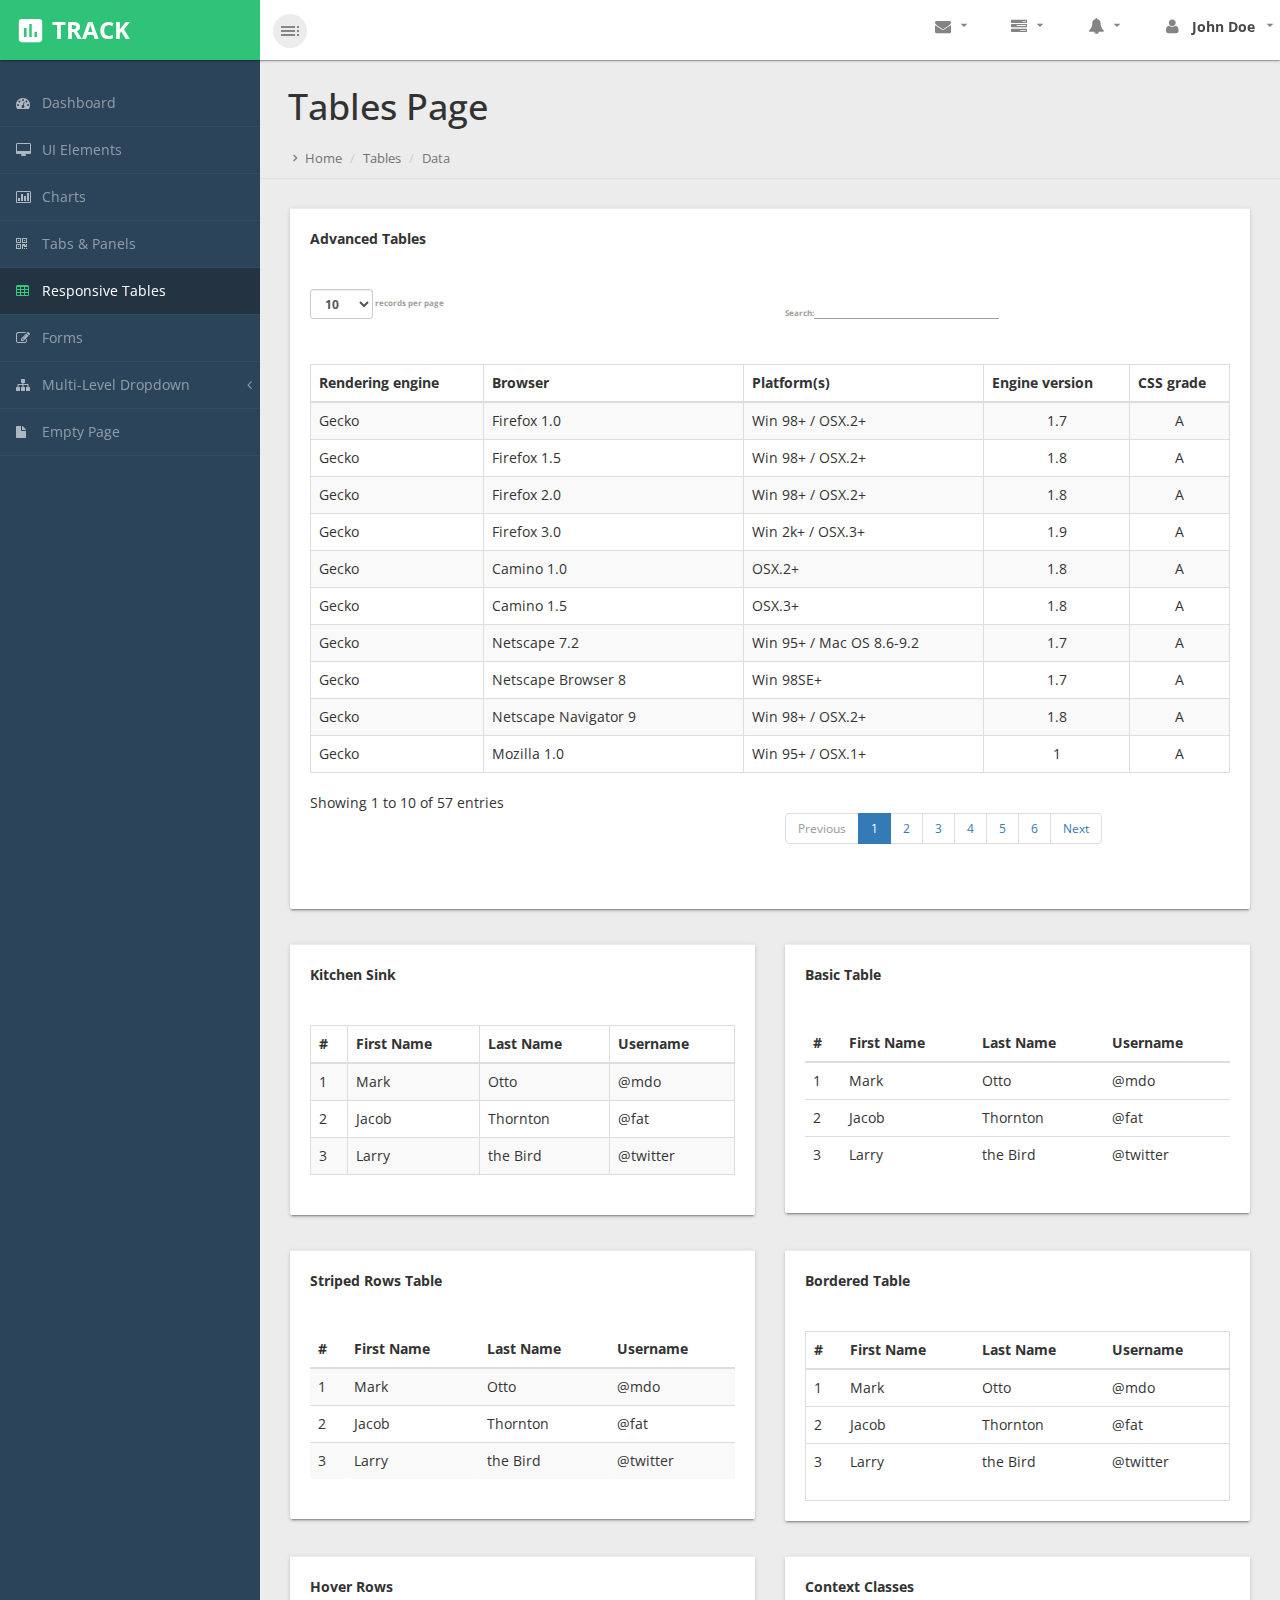
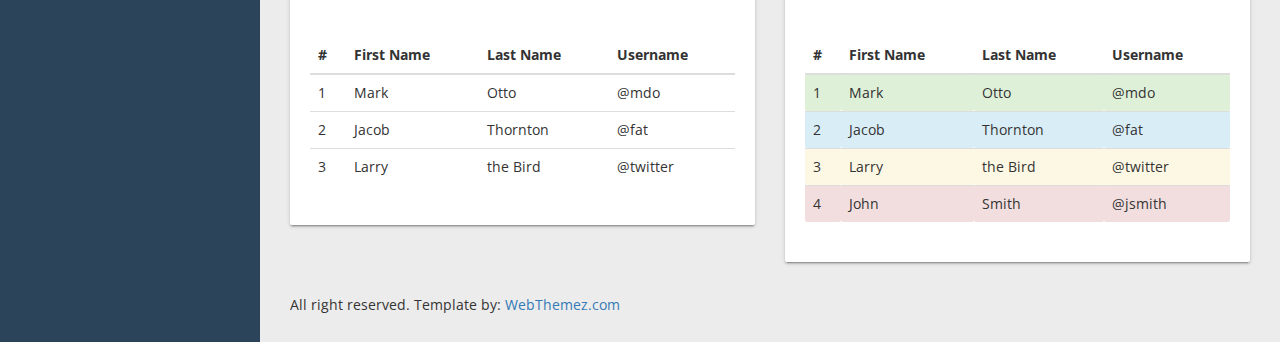
<file: admin templet demo/admin templet demo/table.html>
﻿<!DOCTYPE html>
<html xmlns="http://www.w3.org/1999/xhtml">

<head>
    <meta charset="utf-8" />
    <meta name="viewport" content="width=device-width, initial-scale=1.0" />
    <title>Track Material Design Bootstrap Admin Template</title>
	
	<link href="https://fonts.googleapis.com/icon?family=Material+Icons" rel="stylesheet">
	<link rel="stylesheet" href="assets/materialize/css/materialize.min.css" media="screen,projection" />
    <!-- Bootstrap Styles-->
    <link href="assets/css/bootstrap.css" rel="stylesheet" />
    <!-- FontAwesome Styles-->
    <link href="assets/css/font-awesome.css" rel="stylesheet" />
    <!-- Morris Chart Styles-->
    <link href="assets/js/morris/morris-0.4.3.min.css" rel="stylesheet" />
    <!-- Custom Styles-->
    <link href="assets/css/custom-styles.css" rel="stylesheet" />
    <!-- Google Fonts-->
    <link href='http://fonts.googleapis.com/css?family=Open+Sans' rel='stylesheet' type='text/css' />
    <link rel="stylesheet" href="assets/js/Lightweight-Chart/cssCharts.css"> 
</head>
<body>
    <div id="wrapper">
        <nav class="navbar navbar-default top-navbar" role="navigation">
            <div class="navbar-header">
                <button type="button" class="navbar-toggle" data-toggle="collapse" data-target=".sidebar-collapse">
                    <span class="sr-only">Toggle navigation</span>
                    <span class="icon-bar"></span>
                    <span class="icon-bar"></span>
                    <span class="icon-bar"></span>
                </button>
                <a class="navbar-brand waves-effect waves-dark" href="index.html"><i class="large material-icons">insert_chart</i> <strong>TRACK</strong></a>
				
		<div id="sideNav" href=""><i class="material-icons dp48">toc</i></div>
            </div>

            <ul class="nav navbar-top-links navbar-right"> 
				<li><a class="dropdown-button waves-effect waves-dark" href="#!" data-activates="dropdown4"><i class="fa fa-envelope fa-fw"></i> <i class="material-icons right">arrow_drop_down</i></a></li>				
				<li><a class="dropdown-button waves-effect waves-dark" href="#!" data-activates="dropdown3"><i class="fa fa-tasks fa-fw"></i> <i class="material-icons right">arrow_drop_down</i></a></li>
				<li><a class="dropdown-button waves-effect waves-dark" href="#!" data-activates="dropdown2"><i class="fa fa-bell fa-fw"></i> <i class="material-icons right">arrow_drop_down</i></a></li>
				  <li><a class="dropdown-button waves-effect waves-dark" href="#!" data-activates="dropdown1"><i class="fa fa-user fa-fw"></i> <b>John Doe</b> <i class="material-icons right">arrow_drop_down</i></a></li>
            </ul>
        </nav>
		<!-- Dropdown Structure -->
<ul id="dropdown1" class="dropdown-content">
<li><a href="#"><i class="fa fa-user fa-fw"></i> My Profile</a>
</li>
<li><a href="#"><i class="fa fa-gear fa-fw"></i> Settings</a>
</li> 
<li><a href="#"><i class="fa fa-sign-out fa-fw"></i> Logout</a>
</li>
</ul>
<ul id="dropdown2" class="dropdown-content w250">
  <li>
                            <a href="#">
                                <div>
                                    <i class="fa fa-comment fa-fw"></i> New Comment
                                    <span class="pull-right text-muted small">4 min</span>
                                </div>
                            </a>
                        </li>
                        <li class="divider"></li>
                        <li>
                            <a href="#">
                                <div>
                                    <i class="fa fa-twitter fa-fw"></i> 3 New Followers
                                    <span class="pull-right text-muted small">12 min</span>
                                </div>
                            </a>
                        </li>
                        <li class="divider"></li>
                        <li>
                            <a href="#">
                                <div>
                                    <i class="fa fa-envelope fa-fw"></i> Message Sent
                                    <span class="pull-right text-muted small">4 min</span>
                                </div>
                            </a>
                        </li>
                        <li class="divider"></li>
                        <li>
                            <a href="#">
                                <div>
                                    <i class="fa fa-tasks fa-fw"></i> New Task
                                    <span class="pull-right text-muted small">4 min</span>
                                </div>
                            </a>
                        </li>
                        <li class="divider"></li>
                        <li>
                            <a href="#">
                                <div>
                                    <i class="fa fa-upload fa-fw"></i> Server Rebooted
                                    <span class="pull-right text-muted small">4 min</span>
                                </div>
                            </a>
                        </li>
                        <li class="divider"></li>
                        <li>
                            <a class="text-center" href="#">
                                <strong>See All Alerts</strong>
                                <i class="fa fa-angle-right"></i>
                            </a>
                        </li>
</ul>
<ul id="dropdown3" class="dropdown-content dropdown-tasks w250">
<li>
		<a href="#">
			<div>
				<p>
					<strong>Task 1</strong>
					<span class="pull-right text-muted">60% Complete</span>
				</p>
				<div class="progress progress-striped active">
					<div class="progress-bar progress-bar-success" role="progressbar" aria-valuenow="60" aria-valuemin="0" aria-valuemax="100" style="width: 60%">
						<span class="sr-only">60% Complete (success)</span>
					</div>
				</div>
			</div>
		</a>
	</li>
	<li class="divider"></li>
	<li>
		<a href="#">
			<div>
				<p>
					<strong>Task 2</strong>
					<span class="pull-right text-muted">28% Complete</span>
				</p>
				<div class="progress progress-striped active">
					<div class="progress-bar progress-bar-info" role="progressbar" aria-valuenow="28" aria-valuemin="0" aria-valuemax="100" style="width: 28%">
						<span class="sr-only">28% Complete</span>
					</div>
				</div>
			</div>
		</a>
	</li>
	<li class="divider"></li>
	<li>
		<a href="#">
			<div>
				<p>
					<strong>Task 3</strong>
					<span class="pull-right text-muted">60% Complete</span>
				</p>
				<div class="progress progress-striped active">
					<div class="progress-bar progress-bar-warning" role="progressbar" aria-valuenow="60" aria-valuemin="0" aria-valuemax="100" style="width: 60%">
						<span class="sr-only">60% Complete (warning)</span>
					</div>
				</div>
			</div>
		</a>
	</li>
	<li class="divider"></li>
	<li>
		<a href="#">
			<div>
				<p>
					<strong>Task 4</strong>
					<span class="pull-right text-muted">85% Complete</span>
				</p>
				<div class="progress progress-striped active">
					<div class="progress-bar progress-bar-danger" role="progressbar" aria-valuenow="85" aria-valuemin="0" aria-valuemax="100" style="width: 85%">
						<span class="sr-only">85% Complete (danger)</span>
					</div>
				</div>
			</div>
		</a>
	</li>
	<li class="divider"></li>
	<li>
</ul>   
<ul id="dropdown4" class="dropdown-content dropdown-tasks w250">
  <li>
                            <a href="#">
                                <div>
                                    <strong>John Doe</strong>
                                    <span class="pull-right text-muted">
                                        <em>Today</em>
                                    </span>
                                </div>
                                <div>Lorem Ipsum has been the industry's standard dummy text ever since the 1500s...</div>
                            </a>
                        </li>
                        <li class="divider"></li>
                        <li>
                            <a href="#">
                                <div>
                                    <strong>John Smith</strong>
                                    <span class="pull-right text-muted">
                                        <em>Yesterday</em>
                                    </span>
                                </div>
                                <div>Lorem Ipsum has been the industry's standard dummy text ever since an kwilnw...</div>
                            </a>
                        </li>
                        <li class="divider"></li>
                        <li>
                            <a href="#">
                                <div>
                                    <strong>John Smith</strong>
                                    <span class="pull-right text-muted">
                                        <em>Yesterday</em>
                                    </span>
                                </div>
                                <div>Lorem Ipsum has been the industry's standard dummy text ever since the...</div>
                            </a>
                        </li>
                        <li class="divider"></li>
                        <li>
                            <a class="text-center" href="#">
                                <strong>Read All Messages</strong>
                                <i class="fa fa-angle-right"></i>
                            </a>
                        </li>
</ul>  
	   <!--/. NAV TOP  -->
        <!--/. NAV TOP  -->
        <nav class="navbar-default navbar-side" role="navigation">
            <div class="sidebar-collapse">
                <ul class="nav" id="main-menu">

                    <li>
                        <a href="index.html" class="waves-effect waves-dark"><i class="fa fa-dashboard"></i> Dashboard</a>
                    </li>
                    <li>
                        <a href="ui-elements.html" class="waves-effect waves-dark"><i class="fa fa-desktop"></i> UI Elements</a>
                    </li>
					<li>
                        <a href="chart.html" class="waves-effect waves-dark"><i class="fa fa-bar-chart-o"></i> Charts</a>
                    </li>
                    <li>
                        <a href="tab-panel.html" class="waves-effect waves-dark"><i class="fa fa-qrcode"></i> Tabs & Panels</a>
                    </li>
                    
                    <li>
                        <a href="table.html" class="active-menu waves-effect waves-dark"><i class="fa fa-table"></i> Responsive Tables</a>
                    </li>
                    <li>
                        <a href="form.html" class="waves-effect waves-dark"><i class="fa fa-edit"></i> Forms </a>
                    </li>


                    <li>
                        <a href="#" class="waves-effect waves-dark"><i class="fa fa-sitemap"></i> Multi-Level Dropdown<span class="fa arrow"></span></a>
                        <ul class="nav nav-second-level">
                            <li>
                                <a href="#">Second Level Link</a>
                            </li>
                            <li>
                                <a href="#">Second Level Link</a>
                            </li>
                            <li>
                                <a href="#">Second Level Link<span class="fa arrow"></span></a>
                                <ul class="nav nav-third-level">
                                    <li>
                                        <a href="#">Third Level Link</a>
                                    </li>
                                    <li>
                                        <a href="#">Third Level Link</a>
                                    </li>
                                    <li>
                                        <a href="#">Third Level Link</a>
                                    </li>

                                </ul>

                            </li>
                        </ul>
                    </li>
                    <li>
                        <a href="empty.html" class="waves-effect waves-dark"><i class="fa fa-fw fa-file"></i> Empty Page</a>
                    </li>
                </ul>

            </div>

        </nav>
        <!-- /. NAV SIDE  -->
        <div id="page-wrapper" >
		  <div class="header"> 
                        <h1 class="page-header">
                            Tables Page
                        </h1>
						<ol class="breadcrumb">
					  <li><a href="#">Home</a></li>
					  <li><a href="#">Tables</a></li>
					  <li class="active">Data</li>
					</ol> 
									
		</div>
		
            <div id="page-inner"> 
               
            <div class="row">
                <div class="col-md-12">
                    <!-- Advanced Tables -->
                    <div class="card">
                        <div class="card-action">
                             Advanced Tables
                        </div>
                        <div class="card-content">
                            <div class="table-responsive">
                                <table class="table table-striped table-bordered table-hover" id="dataTables-example">
                                    <thead>
                                        <tr>
                                            <th>Rendering engine</th>
                                            <th>Browser</th>
                                            <th>Platform(s)</th>
                                            <th>Engine version</th>
                                            <th>CSS grade</th>
                                        </tr>
                                    </thead>
                                    <tbody>
                                        <tr class="odd gradeX">
                                            <td>Trident</td>
                                            <td>Internet Explorer 4.0</td>
                                            <td>Win 95+</td>
                                            <td class="center">4</td>
                                            <td class="center">X</td>
                                        </tr>
                                        <tr class="even gradeC">
                                            <td>Trident</td>
                                            <td>Internet Explorer 5.0</td>
                                            <td>Win 95+</td>
                                            <td class="center">5</td>
                                            <td class="center">C</td>
                                        </tr>
                                        <tr class="odd gradeA">
                                            <td>Trident</td>
                                            <td>Internet Explorer 5.5</td>
                                            <td>Win 95+</td>
                                            <td class="center">5.5</td>
                                            <td class="center">A</td>
                                        </tr>
                                        <tr class="even gradeA">
                                            <td>Trident</td>
                                            <td>Internet Explorer 6</td>
                                            <td>Win 98+</td>
                                            <td class="center">6</td>
                                            <td class="center">A</td>
                                        </tr>
                                        <tr class="odd gradeA">
                                            <td>Trident</td>
                                            <td>Internet Explorer 7</td>
                                            <td>Win XP SP2+</td>
                                            <td class="center">7</td>
                                            <td class="center">A</td>
                                        </tr>
                                        <tr class="even gradeA">
                                            <td>Trident</td>
                                            <td>AOL browser (AOL desktop)</td>
                                            <td>Win XP</td>
                                            <td class="center">6</td>
                                            <td class="center">A</td>
                                        </tr>
                                        <tr class="gradeA">
                                            <td>Gecko</td>
                                            <td>Firefox 1.0</td>
                                            <td>Win 98+ / OSX.2+</td>
                                            <td class="center">1.7</td>
                                            <td class="center">A</td>
                                        </tr>
                                        <tr class="gradeA">
                                            <td>Gecko</td>
                                            <td>Firefox 1.5</td>
                                            <td>Win 98+ / OSX.2+</td>
                                            <td class="center">1.8</td>
                                            <td class="center">A</td>
                                        </tr>
                                        <tr class="gradeA">
                                            <td>Gecko</td>
                                            <td>Firefox 2.0</td>
                                            <td>Win 98+ / OSX.2+</td>
                                            <td class="center">1.8</td>
                                            <td class="center">A</td>
                                        </tr>
                                        <tr class="gradeA">
                                            <td>Gecko</td>
                                            <td>Firefox 3.0</td>
                                            <td>Win 2k+ / OSX.3+</td>
                                            <td class="center">1.9</td>
                                            <td class="center">A</td>
                                        </tr>
                                        <tr class="gradeA">
                                            <td>Gecko</td>
                                            <td>Camino 1.0</td>
                                            <td>OSX.2+</td>
                                            <td class="center">1.8</td>
                                            <td class="center">A</td>
                                        </tr>
                                        <tr class="gradeA">
                                            <td>Gecko</td>
                                            <td>Camino 1.5</td>
                                            <td>OSX.3+</td>
                                            <td class="center">1.8</td>
                                            <td class="center">A</td>
                                        </tr>
                                        <tr class="gradeA">
                                            <td>Gecko</td>
                                            <td>Netscape 7.2</td>
                                            <td>Win 95+ / Mac OS 8.6-9.2</td>
                                            <td class="center">1.7</td>
                                            <td class="center">A</td>
                                        </tr>
                                        <tr class="gradeA">
                                            <td>Gecko</td>
                                            <td>Netscape Browser 8</td>
                                            <td>Win 98SE+</td>
                                            <td class="center">1.7</td>
                                            <td class="center">A</td>
                                        </tr>
                                        <tr class="gradeA">
                                            <td>Gecko</td>
                                            <td>Netscape Navigator 9</td>
                                            <td>Win 98+ / OSX.2+</td>
                                            <td class="center">1.8</td>
                                            <td class="center">A</td>
                                        </tr>
                                        <tr class="gradeA">
                                            <td>Gecko</td>
                                            <td>Mozilla 1.0</td>
                                            <td>Win 95+ / OSX.1+</td>
                                            <td class="center">1</td>
                                            <td class="center">A</td>
                                        </tr>
                                        <tr class="gradeA">
                                            <td>Gecko</td>
                                            <td>Mozilla 1.1</td>
                                            <td>Win 95+ / OSX.1+</td>
                                            <td class="center">1.1</td>
                                            <td class="center">A</td>
                                        </tr>
                                        <tr class="gradeA">
                                            <td>Gecko</td>
                                            <td>Mozilla 1.2</td>
                                            <td>Win 95+ / OSX.1+</td>
                                            <td class="center">1.2</td>
                                            <td class="center">A</td>
                                        </tr>
                                        <tr class="gradeA">
                                            <td>Gecko</td>
                                            <td>Mozilla 1.3</td>
                                            <td>Win 95+ / OSX.1+</td>
                                            <td class="center">1.3</td>
                                            <td class="center">A</td>
                                        </tr>
                                        <tr class="gradeA">
                                            <td>Gecko</td>
                                            <td>Mozilla 1.4</td>
                                            <td>Win 95+ / OSX.1+</td>
                                            <td class="center">1.4</td>
                                            <td class="center">A</td>
                                        </tr>
                                        <tr class="gradeA">
                                            <td>Gecko</td>
                                            <td>Mozilla 1.5</td>
                                            <td>Win 95+ / OSX.1+</td>
                                            <td class="center">1.5</td>
                                            <td class="center">A</td>
                                        </tr>
                                        <tr class="gradeA">
                                            <td>Gecko</td>
                                            <td>Mozilla 1.6</td>
                                            <td>Win 95+ / OSX.1+</td>
                                            <td class="center">1.6</td>
                                            <td class="center">A</td>
                                        </tr>
                                        <tr class="gradeA">
                                            <td>Gecko</td>
                                            <td>Mozilla 1.7</td>
                                            <td>Win 98+ / OSX.1+</td>
                                            <td class="center">1.7</td>
                                            <td class="center">A</td>
                                        </tr>
                                        <tr class="gradeA">
                                            <td>Gecko</td>
                                            <td>Mozilla 1.8</td>
                                            <td>Win 98+ / OSX.1+</td>
                                            <td class="center">1.8</td>
                                            <td class="center">A</td>
                                        </tr>
                                        <tr class="gradeA">
                                            <td>Gecko</td>
                                            <td>Seamonkey 1.1</td>
                                            <td>Win 98+ / OSX.2+</td>
                                            <td class="center">1.8</td>
                                            <td class="center">A</td>
                                        </tr>
                                        <tr class="gradeA">
                                            <td>Gecko</td>
                                            <td>Epiphany 2.20</td>
                                            <td>Gnome</td>
                                            <td class="center">1.8</td>
                                            <td class="center">A</td>
                                        </tr>
                                        <tr class="gradeA">
                                            <td>Webkit</td>
                                            <td>Safari 1.2</td>
                                            <td>OSX.3</td>
                                            <td class="center">125.5</td>
                                            <td class="center">A</td>
                                        </tr>
                                        <tr class="gradeA">
                                            <td>Webkit</td>
                                            <td>Safari 1.3</td>
                                            <td>OSX.3</td>
                                            <td class="center">312.8</td>
                                            <td class="center">A</td>
                                        </tr>
                                        <tr class="gradeA">
                                            <td>Webkit</td>
                                            <td>Safari 2.0</td>
                                            <td>OSX.4+</td>
                                            <td class="center">419.3</td>
                                            <td class="center">A</td>
                                        </tr>
                                        <tr class="gradeA">
                                            <td>Webkit</td>
                                            <td>Safari 3.0</td>
                                            <td>OSX.4+</td>
                                            <td class="center">522.1</td>
                                            <td class="center">A</td>
                                        </tr>
                                        <tr class="gradeA">
                                            <td>Webkit</td>
                                            <td>OmniWeb 5.5</td>
                                            <td>OSX.4+</td>
                                            <td class="center">420</td>
                                            <td class="center">A</td>
                                        </tr>
                                        <tr class="gradeA">
                                            <td>Webkit</td>
                                            <td>iPod Touch / iPhone</td>
                                            <td>iPod</td>
                                            <td class="center">420.1</td>
                                            <td class="center">A</td>
                                        </tr>
                                        <tr class="gradeA">
                                            <td>Webkit</td>
                                            <td>S60</td>
                                            <td>S60</td>
                                            <td class="center">413</td>
                                            <td class="center">A</td>
                                        </tr>
                                        <tr class="gradeA">
                                            <td>Presto</td>
                                            <td>Opera 7.0</td>
                                            <td>Win 95+ / OSX.1+</td>
                                            <td class="center">-</td>
                                            <td class="center">A</td>
                                        </tr>
                                        <tr class="gradeA">
                                            <td>Presto</td>
                                            <td>Opera 7.5</td>
                                            <td>Win 95+ / OSX.2+</td>
                                            <td class="center">-</td>
                                            <td class="center">A</td>
                                        </tr>
                                        <tr class="gradeA">
                                            <td>Presto</td>
                                            <td>Opera 8.0</td>
                                            <td>Win 95+ / OSX.2+</td>
                                            <td class="center">-</td>
                                            <td class="center">A</td>
                                        </tr>
                                        <tr class="gradeA">
                                            <td>Presto</td>
                                            <td>Opera 8.5</td>
                                            <td>Win 95+ / OSX.2+</td>
                                            <td class="center">-</td>
                                            <td class="center">A</td>
                                        </tr>
                                        <tr class="gradeA">
                                            <td>Presto</td>
                                            <td>Opera 9.0</td>
                                            <td>Win 95+ / OSX.3+</td>
                                            <td class="center">-</td>
                                            <td class="center">A</td>
                                        </tr>
                                        <tr class="gradeA">
                                            <td>Presto</td>
                                            <td>Opera 9.2</td>
                                            <td>Win 88+ / OSX.3+</td>
                                            <td class="center">-</td>
                                            <td class="center">A</td>
                                        </tr>
                                        <tr class="gradeA">
                                            <td>Presto</td>
                                            <td>Opera 9.5</td>
                                            <td>Win 88+ / OSX.3+</td>
                                            <td class="center">-</td>
                                            <td class="center">A</td>
                                        </tr>
                                        <tr class="gradeA">
                                            <td>Presto</td>
                                            <td>Opera for Wii</td>
                                            <td>Wii</td>
                                            <td class="center">-</td>
                                            <td class="center">A</td>
                                        </tr>
                                        <tr class="gradeA">
                                            <td>Presto</td>
                                            <td>Nokia N800</td>
                                            <td>N800</td>
                                            <td class="center">-</td>
                                            <td class="center">A</td>
                                        </tr>
                                        <tr class="gradeA">
                                            <td>Presto</td>
                                            <td>Nintendo DS browser</td>
                                            <td>Nintendo DS</td>
                                            <td class="center">8.5</td>
                                            <td class="center">C/A<sup>1</sup>
                                            </td>
                                        </tr>
                                        <tr class="gradeC">
                                            <td>KHTML</td>
                                            <td>Konqureror 3.1</td>
                                            <td>KDE 3.1</td>
                                            <td class="center">3.1</td>
                                            <td class="center">C</td>
                                        </tr>
                                        <tr class="gradeA">
                                            <td>KHTML</td>
                                            <td>Konqureror 3.3</td>
                                            <td>KDE 3.3</td>
                                            <td class="center">3.3</td>
                                            <td class="center">A</td>
                                        </tr>
                                        <tr class="gradeA">
                                            <td>KHTML</td>
                                            <td>Konqureror 3.5</td>
                                            <td>KDE 3.5</td>
                                            <td class="center">3.5</td>
                                            <td class="center">A</td>
                                        </tr>
                                        <tr class="gradeX">
                                            <td>Tasman</td>
                                            <td>Internet Explorer 4.5</td>
                                            <td>Mac OS 8-9</td>
                                            <td class="center">-</td>
                                            <td class="center">X</td>
                                        </tr>
                                        <tr class="gradeC">
                                            <td>Tasman</td>
                                            <td>Internet Explorer 5.1</td>
                                            <td>Mac OS 7.6-9</td>
                                            <td class="center">1</td>
                                            <td class="center">C</td>
                                        </tr>
                                        <tr class="gradeC">
                                            <td>Tasman</td>
                                            <td>Internet Explorer 5.2</td>
                                            <td>Mac OS 8-X</td>
                                            <td class="center">1</td>
                                            <td class="center">C</td>
                                        </tr>
                                        <tr class="gradeA">
                                            <td>Misc</td>
                                            <td>NetFront 3.1</td>
                                            <td>Embedded devices</td>
                                            <td class="center">-</td>
                                            <td class="center">C</td>
                                        </tr>
                                        <tr class="gradeA">
                                            <td>Misc</td>
                                            <td>NetFront 3.4</td>
                                            <td>Embedded devices</td>
                                            <td class="center">-</td>
                                            <td class="center">A</td>
                                        </tr>
                                        <tr class="gradeX">
                                            <td>Misc</td>
                                            <td>Dillo 0.8</td>
                                            <td>Embedded devices</td>
                                            <td class="center">-</td>
                                            <td class="center">X</td>
                                        </tr>
                                        <tr class="gradeX">
                                            <td>Misc</td>
                                            <td>Links</td>
                                            <td>Text only</td>
                                            <td class="center">-</td>
                                            <td class="center">X</td>
                                        </tr>
                                        <tr class="gradeX">
                                            <td>Misc</td>
                                            <td>Lynx</td>
                                            <td>Text only</td>
                                            <td class="center">-</td>
                                            <td class="center">X</td>
                                        </tr>
                                        <tr class="gradeC">
                                            <td>Misc</td>
                                            <td>IE Mobile</td>
                                            <td>Windows Mobile 6</td>
                                            <td class="center">-</td>
                                            <td class="center">C</td>
                                        </tr>
                                        <tr class="gradeC">
                                            <td>Misc</td>
                                            <td>PSP browser</td>
                                            <td>PSP</td>
                                            <td class="center">-</td>
                                            <td class="center">C</td>
                                        </tr>
                                        <tr class="gradeU">
                                            <td>Other browsers</td>
                                            <td>All others</td>
                                            <td>-</td>
                                            <td class="center">-</td>
                                            <td class="center">U</td>
                                        </tr>
                                    </tbody>
                                </table>
                            </div>
                            
                        </div>
                    </div>
                    <!--End Advanced Tables -->
                </div>
            </div>
                <!-- /. ROW  -->
            <div class="row">
                <div class="col-md-6">
                  <!--   Kitchen Sink -->
                    <div class="card">
                        <div class="card-action">
                            Kitchen Sink
                        </div>
                        <div class="card-content">
                            <div class="table-responsive">
                                <table class="table table-striped table-bordered table-hover">
                                    <thead>
                                        <tr>
                                            <th>#</th>
                                            <th>First Name</th>
                                            <th>Last Name</th>
                                            <th>Username</th>
                                        </tr>
                                    </thead>
                                    <tbody>
                                        <tr>
                                            <td>1</td>
                                            <td>Mark</td>
                                            <td>Otto</td>
                                            <td>@mdo</td>
                                        </tr>
                                        <tr>
                                            <td>2</td>
                                            <td>Jacob</td>
                                            <td>Thornton</td>
                                            <td>@fat</td>
                                        </tr>
                                        <tr>
                                            <td>3</td>
                                            <td>Larry</td>
                                            <td>the Bird</td>
                                            <td>@twitter</td>
                                        </tr>
                                    </tbody>
                                </table>
                            </div>
                        </div>
                    </div>
                     <!-- End  Kitchen Sink -->
                </div>
                <div class="col-md-6">
                     <!--   Basic Table  -->
                    <div class="card">
                        <div class="card-action">
                            Basic Table
                        </div>
                        <div class="card-content">
                            <div class="table-responsive">
                                <table class="table">
                                    <thead>
                                        <tr>
                                            <th>#</th>
                                            <th>First Name</th>
                                            <th>Last Name</th>
                                            <th>Username</th>
                                        </tr>
                                    </thead>
                                    <tbody>
                                        <tr>
                                            <td>1</td>
                                            <td>Mark</td>
                                            <td>Otto</td>
                                            <td>@mdo</td>
                                        </tr>
                                        <tr>
                                            <td>2</td>
                                            <td>Jacob</td>
                                            <td>Thornton</td>
                                            <td>@fat</td>
                                        </tr>
                                        <tr>
                                            <td>3</td>
                                            <td>Larry</td>
                                            <td>the Bird</td>
                                            <td>@twitter</td>
                                        </tr>
                                    </tbody>
                                </table>
                            </div>
                        </div>
                    </div>
                      <!-- End  Basic Table  -->
                </div>
            </div>
                <!-- /. ROW  -->
            <div class="row">
                <div class="col-md-6">
                      <!--    Striped Rows Table  -->
                    <div class="card">
                        <div class="card-action">
                            Striped Rows Table
                        </div>
                        <div class="card-content">
                            <div class="table-responsive">
                                <table class="table table-striped">
                                    <thead>
                                        <tr>
                                            <th>#</th>
                                            <th>First Name</th>
                                            <th>Last Name</th>
                                            <th>Username</th>
                                        </tr>
                                    </thead>
                                    <tbody>
                                        <tr>
                                            <td>1</td>
                                            <td>Mark</td>
                                            <td>Otto</td>
                                            <td>@mdo</td>
                                        </tr>
                                        <tr>
                                            <td>2</td>
                                            <td>Jacob</td>
                                            <td>Thornton</td>
                                            <td>@fat</td>
                                        </tr>
                                        <tr>
                                            <td>3</td>
                                            <td>Larry</td>
                                            <td>the Bird</td>
                                            <td>@twitter</td>
                                        </tr>
                                    </tbody>
                                </table>
                            </div>
                        </div>
                    </div>
                    <!--  End  Striped Rows Table  -->
                </div>
                <div class="col-md-6">
                    <!--    Bordered Table  -->
                    <div class="card">
                        <div class="card-action">
                            Bordered Table
                        </div>
                        <!-- /.panel-heading -->
                        <div class="card-content">
                            <div class="table-responsive table-bordered">
                                <table class="table">
                                    <thead>
                                        <tr>
                                            <th>#</th>
                                            <th>First Name</th>
                                            <th>Last Name</th>
                                            <th>Username</th>
                                        </tr>
                                    </thead>
                                    <tbody>
                                        <tr>
                                            <td>1</td>
                                            <td>Mark</td>
                                            <td>Otto</td>
                                            <td>@mdo</td>
                                        </tr>
                                        <tr>
                                            <td>2</td>
                                            <td>Jacob</td>
                                            <td>Thornton</td>
                                            <td>@fat</td>
                                        </tr>
                                        <tr>
                                            <td>3</td>
                                            <td>Larry</td>
                                            <td>the Bird</td>
                                            <td>@twitter</td>
                                        </tr>
                                    </tbody>
                                </table>
                            </div>
                        </div>
                    </div>
                     <!--  End  Bordered Table  -->
                </div>
            </div>
                <!-- /. ROW  -->
            <div class="row">
                <div class="col-md-6">
                     <!--    Hover Rows  -->
                    <div class="card">
                        <div class="card-action">
                            Hover Rows
                        </div>
                        <div class="card-content">
                            <div class="table-responsive">
                                <table class="table table-hover">
                                    <thead>
                                        <tr>
                                            <th>#</th>
                                            <th>First Name</th>
                                            <th>Last Name</th>
                                            <th>Username</th>
                                        </tr>
                                    </thead>
                                    <tbody>
                                        <tr>
                                            <td>1</td>
                                            <td>Mark</td>
                                            <td>Otto</td>
                                            <td>@mdo</td>
                                        </tr>
                                        <tr>
                                            <td>2</td>
                                            <td>Jacob</td>
                                            <td>Thornton</td>
                                            <td>@fat</td>
                                        </tr>
                                        <tr>
                                            <td>3</td>
                                            <td>Larry</td>
                                            <td>the Bird</td>
                                            <td>@twitter</td>
                                        </tr>
                                    </tbody>
                                </table>
                            </div>
                        </div>
                    </div>
                    <!-- End  Hover Rows  -->
                </div>
                <div class="col-md-6">
                     <!--    Context Classes  -->
                    <div class="card">
                       
                        <div class="card-action">
                            Context Classes
                        </div>
                        
                        <div class="card-content">
                            <div class="table-responsive">
                                <table class="table">
                                    <thead>
                                        <tr>
                                            <th>#</th>
                                            <th>First Name</th>
                                            <th>Last Name</th>
                                            <th>Username</th>
                                        </tr>
                                    </thead>
                                    <tbody>
                                        <tr class="success">
                                            <td>1</td>
                                            <td>Mark</td>
                                            <td>Otto</td>
                                            <td>@mdo</td>
                                        </tr>
                                        <tr class="info">
                                            <td>2</td>
                                            <td>Jacob</td>
                                            <td>Thornton</td>
                                            <td>@fat</td>
                                        </tr>
                                        <tr class="warning">
                                            <td>3</td>
                                            <td>Larry</td>
                                            <td>the Bird</td>
                                            <td>@twitter</td>
                                        </tr>
                                        <tr class="danger">
                                            <td>4</td>
                                            <td>John</td>
                                            <td>Smith</td>
                                            <td>@jsmith</td>
                                        </tr>
                                    </tbody>
                                </table>
                            </div>
                        </div>
                    </div>
                    <!--  end  Context Classes  -->
                </div>
            </div>
                <!-- /. ROW  -->
         
               <footer><p>All right reserved. Template by: <a href="https://webthemez.com/admin-template/">WebThemez.com</a></p></footer>
    </div>
             <!-- /. PAGE INNER  -->
            </div>
         <!-- /. PAGE WRAPPER  -->
     <!-- /. WRAPPER  -->
    <!-- JS Scripts-->
 

    <!-- jQuery Js -->
    <script src="assets/js/jquery-1.10.2.js"></script>
	
	<!-- Bootstrap Js -->
    <script src="assets/js/bootstrap.min.js"></script>
	
	<script src="assets/materialize/js/materialize.min.js"></script>
	
    <!-- Metis Menu Js -->
    <script src="assets/js/jquery.metisMenu.js"></script>
    <!-- Morris Chart Js -->
    <script src="assets/js/morris/raphael-2.1.0.min.js"></script>
    <script src="assets/js/morris/morris.js"></script>
	
	
	<script src="assets/js/easypiechart.js"></script>
	<script src="assets/js/easypiechart-data.js"></script>
	
	 <script src="assets/js/Lightweight-Chart/jquery.chart.js"></script>
	 <!-- DATA TABLE SCRIPTS -->
    <script src="assets/js/dataTables/jquery.dataTables.js"></script>
    <script src="assets/js/dataTables/dataTables.bootstrap.js"></script>
        <script>
            $(document).ready(function () {
                $('#dataTables-example').dataTable();
            });
    </script>
    <!-- Custom Js -->
    <script src="assets/js/custom-scripts.js"></script> 
 

</body>

</html>
</file>
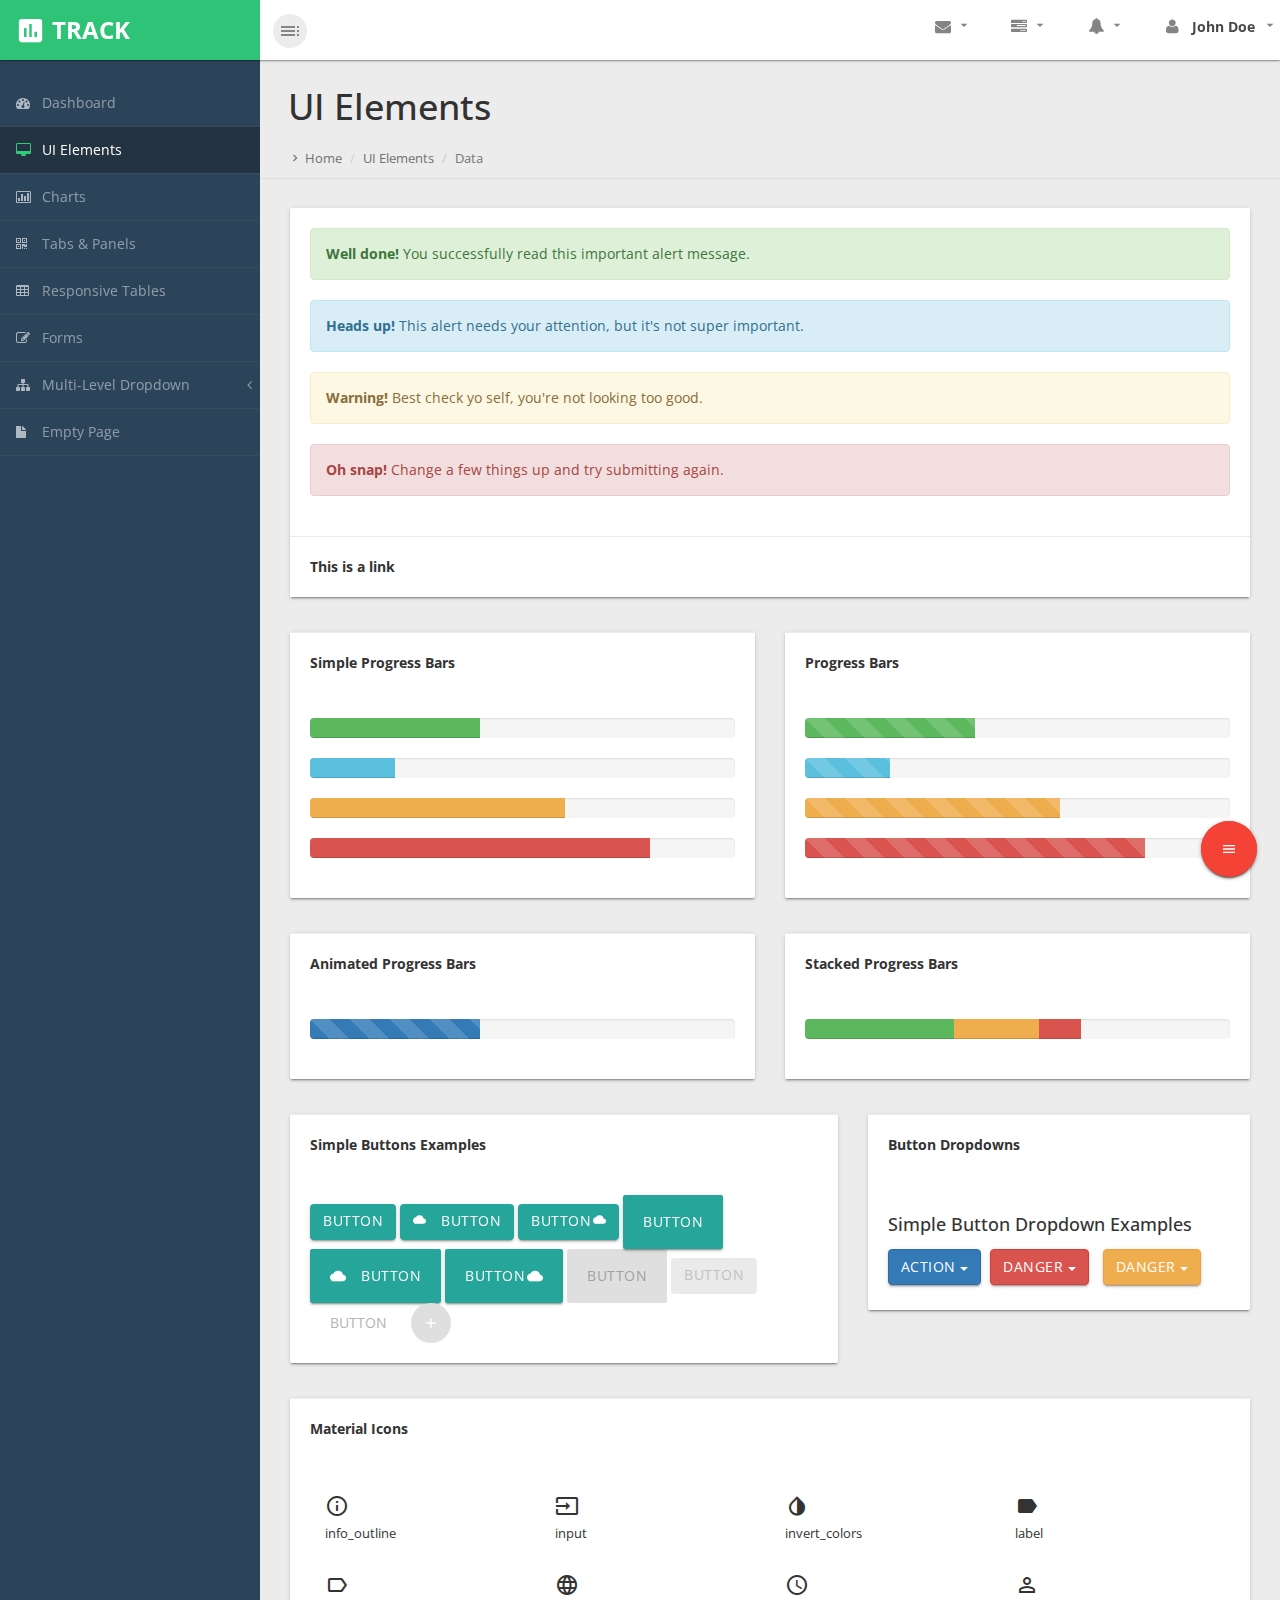
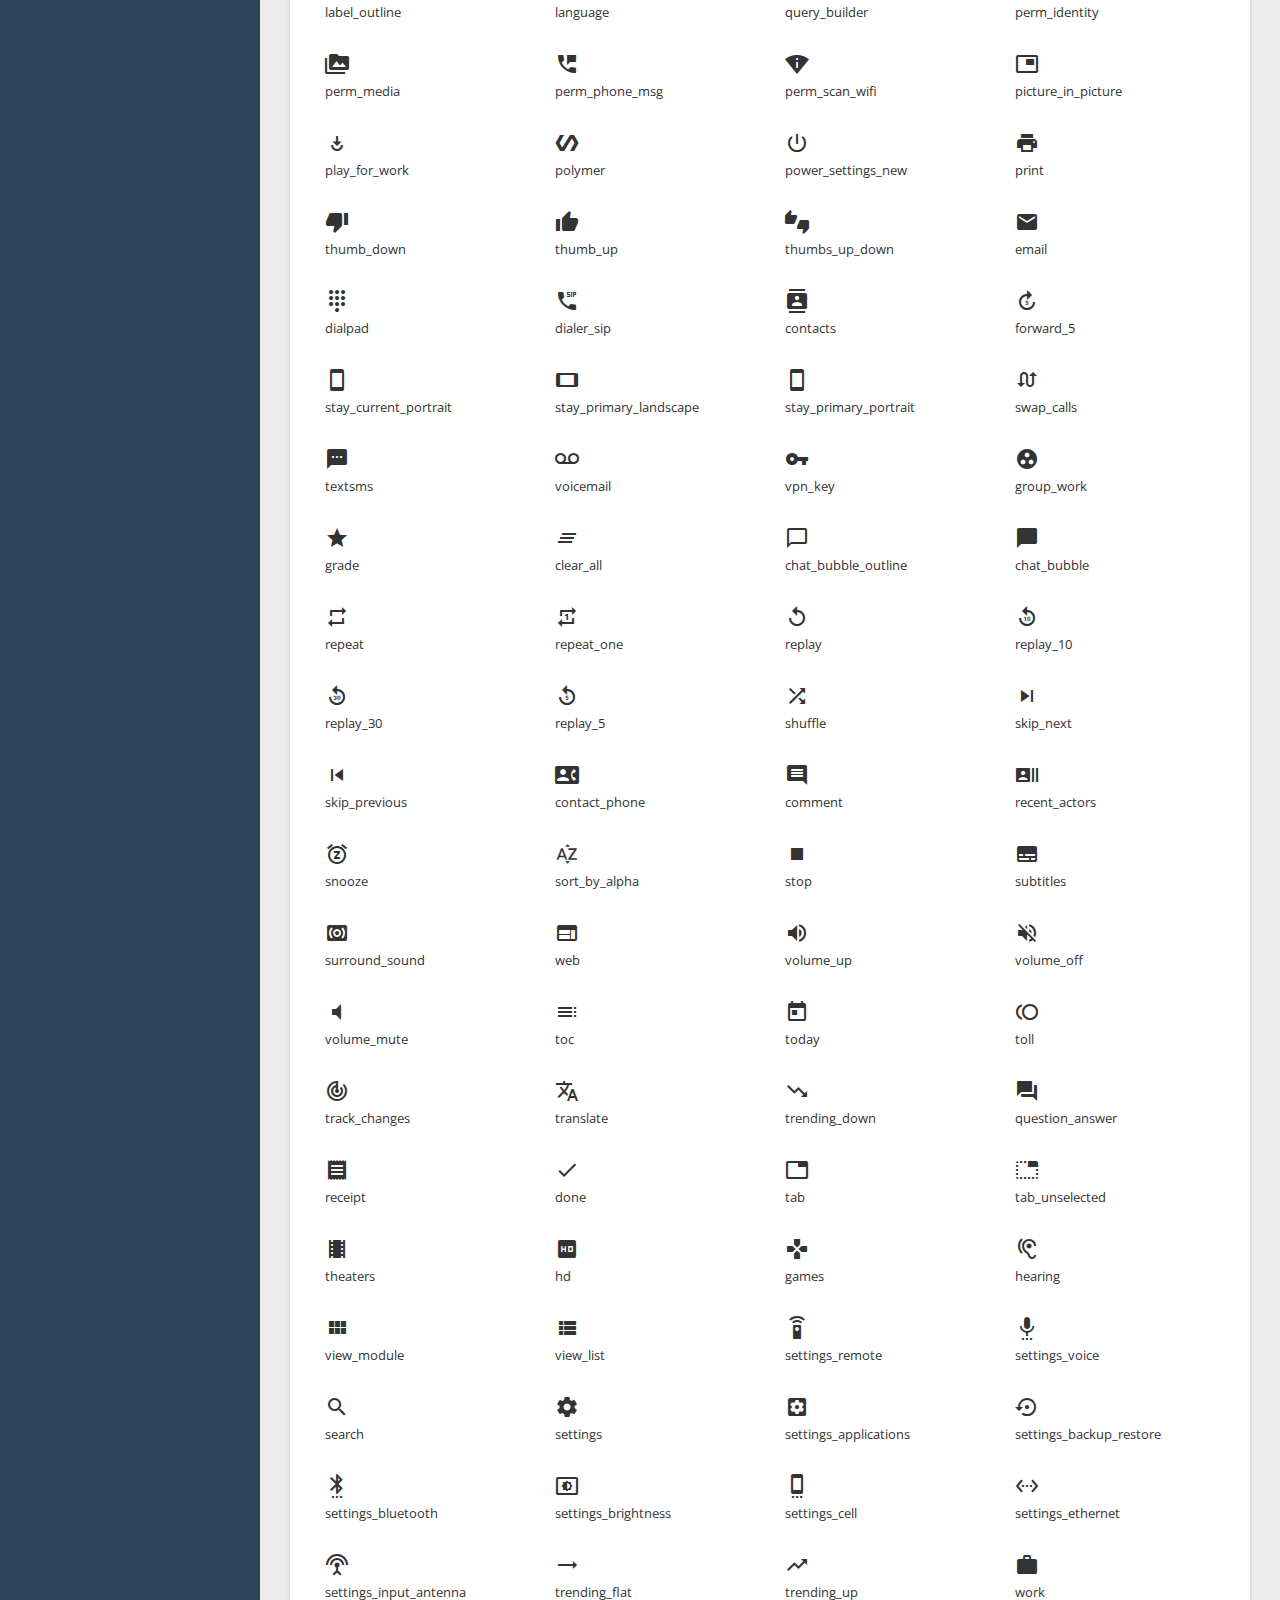
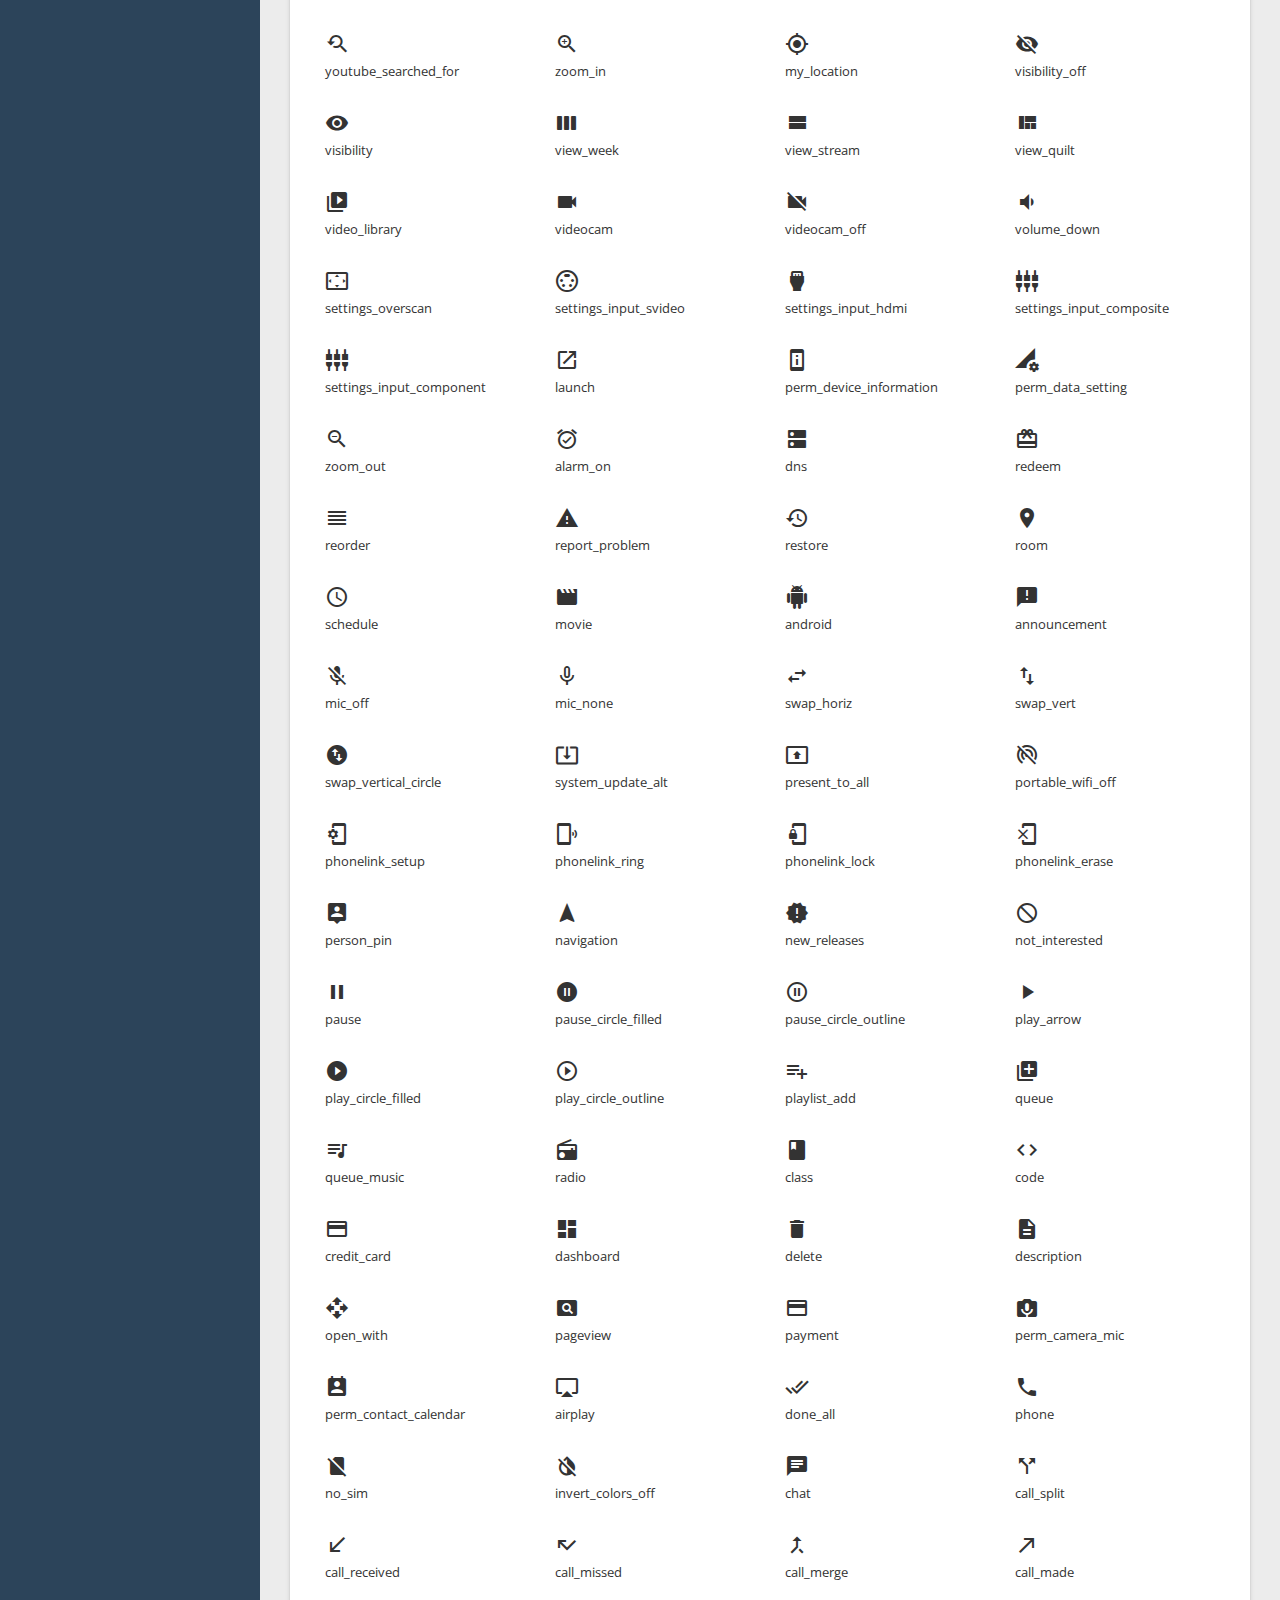
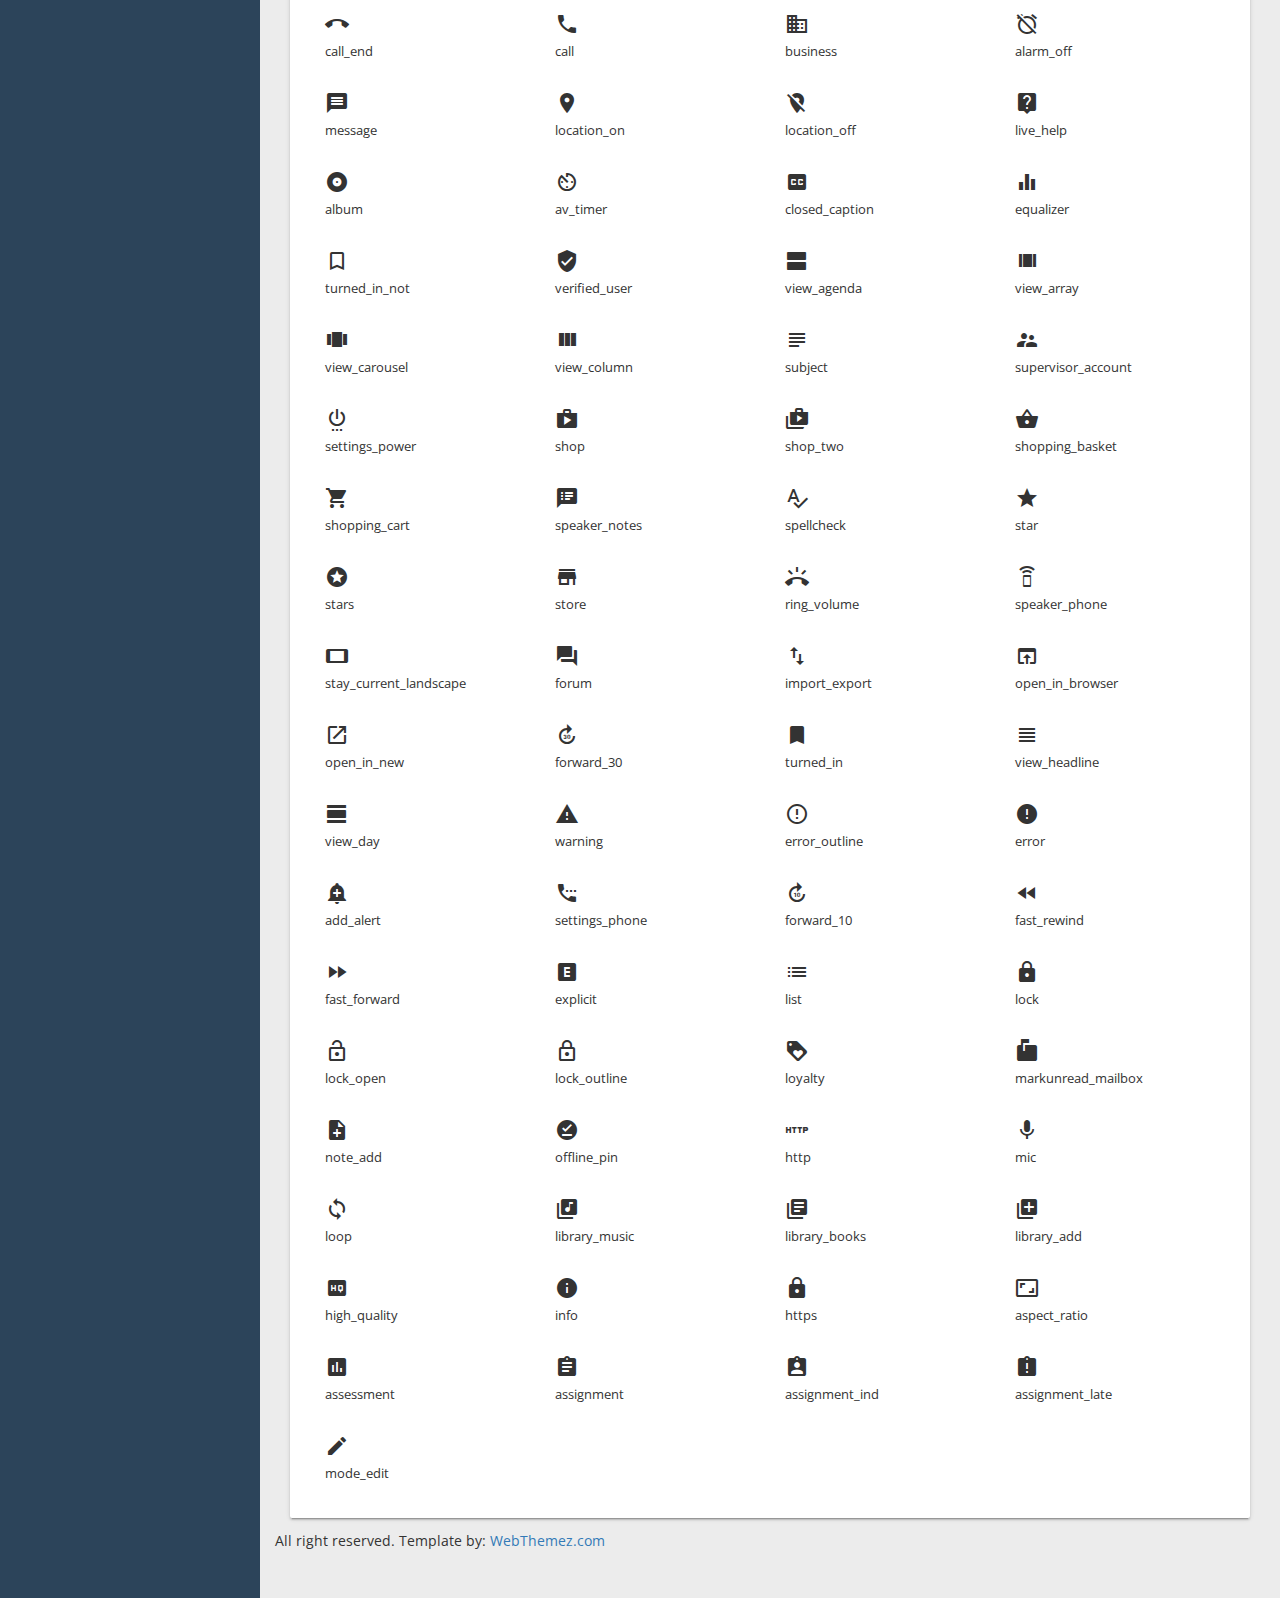
<file: admin templet demo/admin templet demo/ui-elements.html>
﻿<!DOCTYPE html>
<html xmlns="http://www.w3.org/1999/xhtml">

<head>
    <meta charset="utf-8" />
    <meta name="viewport" content="width=device-width, initial-scale=1.0" />
    <title>Track Material Design Bootstrap Admin Template</title>
	
	<link href="https://fonts.googleapis.com/icon?family=Material+Icons" rel="stylesheet">
	<link rel="stylesheet" href="assets/materialize/css/materialize.min.css" media="screen,projection" />
    <!-- Bootstrap Styles-->
    <link href="assets/css/bootstrap.css" rel="stylesheet" />
    <!-- FontAwesome Styles-->
    <link href="assets/css/font-awesome.css" rel="stylesheet" />
    <!-- Morris Chart Styles-->
    <link href="assets/js/morris/morris-0.4.3.min.css" rel="stylesheet" />
    <!-- Custom Styles-->
    <link href="assets/css/custom-styles.css" rel="stylesheet" />
    <!-- Google Fonts-->
    <link href='http://fonts.googleapis.com/css?family=Open+Sans' rel='stylesheet' type='text/css' />
    <link rel="stylesheet" href="assets/js/Lightweight-Chart/cssCharts.css"> 
</head>
<body>
    <div id="wrapper">
        <nav class="navbar navbar-default top-navbar" role="navigation">
            <div class="navbar-header">
                <button type="button" class="navbar-toggle" data-toggle="collapse" data-target=".sidebar-collapse">
                    <span class="sr-only">Toggle navigation</span>
                    <span class="icon-bar"></span>
                    <span class="icon-bar"></span>
                    <span class="icon-bar"></span>
                </button>
                <a class="navbar-brand waves-effect waves-dark" href="index.html"><i class="large material-icons">insert_chart</i> <strong>TRACK</strong></a>
				
		<div id="sideNav" href=""><i class="material-icons dp48">toc</i></div>
            </div>

            <ul class="nav navbar-top-links navbar-right"> 
				<li><a class="dropdown-button waves-effect waves-dark" href="#!" data-activates="dropdown4"><i class="fa fa-envelope fa-fw"></i> <i class="material-icons right">arrow_drop_down</i></a></li>				
				<li><a class="dropdown-button waves-effect waves-dark" href="#!" data-activates="dropdown3"><i class="fa fa-tasks fa-fw"></i> <i class="material-icons right">arrow_drop_down</i></a></li>
				<li><a class="dropdown-button waves-effect waves-dark" href="#!" data-activates="dropdown2"><i class="fa fa-bell fa-fw"></i> <i class="material-icons right">arrow_drop_down</i></a></li>
				  <li><a class="dropdown-button waves-effect waves-dark" href="#!" data-activates="dropdown1"><i class="fa fa-user fa-fw"></i> <b>John Doe</b> <i class="material-icons right">arrow_drop_down</i></a></li>
            </ul>
        </nav>
		<!-- Dropdown Structure -->
<ul id="dropdown1" class="dropdown-content">
<li><a href="#"><i class="fa fa-user fa-fw"></i> My Profile</a>
</li>
<li><a href="#"><i class="fa fa-gear fa-fw"></i> Settings</a>
</li> 
<li><a href="#"><i class="fa fa-sign-out fa-fw"></i> Logout</a>
</li>
</ul>
<ul id="dropdown2" class="dropdown-content w250">
  <li>
                            <a href="#">
                                <div>
                                    <i class="fa fa-comment fa-fw"></i> New Comment
                                    <span class="pull-right text-muted small">4 min</span>
                                </div>
                            </a>
                        </li>
                        <li class="divider"></li>
                        <li>
                            <a href="#">
                                <div>
                                    <i class="fa fa-twitter fa-fw"></i> 3 New Followers
                                    <span class="pull-right text-muted small">12 min</span>
                                </div>
                            </a>
                        </li>
                        <li class="divider"></li>
                        <li>
                            <a href="#">
                                <div>
                                    <i class="fa fa-envelope fa-fw"></i> Message Sent
                                    <span class="pull-right text-muted small">4 min</span>
                                </div>
                            </a>
                        </li>
                        <li class="divider"></li>
                        <li>
                            <a href="#">
                                <div>
                                    <i class="fa fa-tasks fa-fw"></i> New Task
                                    <span class="pull-right text-muted small">4 min</span>
                                </div>
                            </a>
                        </li>
                        <li class="divider"></li>
                        <li>
                            <a href="#">
                                <div>
                                    <i class="fa fa-upload fa-fw"></i> Server Rebooted
                                    <span class="pull-right text-muted small">4 min</span>
                                </div>
                            </a>
                        </li>
                        <li class="divider"></li>
                        <li>
                            <a class="text-center" href="#">
                                <strong>See All Alerts</strong>
                                <i class="fa fa-angle-right"></i>
                            </a>
                        </li>
</ul>
<ul id="dropdown3" class="dropdown-content dropdown-tasks w250">
<li>
		<a href="#">
			<div>
				<p>
					<strong>Task 1</strong>
					<span class="pull-right text-muted">60% Complete</span>
				</p>
				<div class="progress progress-striped active">
					<div class="progress-bar progress-bar-success" role="progressbar" aria-valuenow="60" aria-valuemin="0" aria-valuemax="100" style="width: 60%">
						<span class="sr-only">60% Complete (success)</span>
					</div>
				</div>
			</div>
		</a>
	</li>
	<li class="divider"></li>
	<li>
		<a href="#">
			<div>
				<p>
					<strong>Task 2</strong>
					<span class="pull-right text-muted">28% Complete</span>
				</p>
				<div class="progress progress-striped active">
					<div class="progress-bar progress-bar-info" role="progressbar" aria-valuenow="28" aria-valuemin="0" aria-valuemax="100" style="width: 28%">
						<span class="sr-only">28% Complete</span>
					</div>
				</div>
			</div>
		</a>
	</li>
	<li class="divider"></li>
	<li>
		<a href="#">
			<div>
				<p>
					<strong>Task 3</strong>
					<span class="pull-right text-muted">60% Complete</span>
				</p>
				<div class="progress progress-striped active">
					<div class="progress-bar progress-bar-warning" role="progressbar" aria-valuenow="60" aria-valuemin="0" aria-valuemax="100" style="width: 60%">
						<span class="sr-only">60% Complete (warning)</span>
					</div>
				</div>
			</div>
		</a>
	</li>
	<li class="divider"></li>
	<li>
		<a href="#">
			<div>
				<p>
					<strong>Task 4</strong>
					<span class="pull-right text-muted">85% Complete</span>
				</p>
				<div class="progress progress-striped active">
					<div class="progress-bar progress-bar-danger" role="progressbar" aria-valuenow="85" aria-valuemin="0" aria-valuemax="100" style="width: 85%">
						<span class="sr-only">85% Complete (danger)</span>
					</div>
				</div>
			</div>
		</a>
	</li>
	<li class="divider"></li>
	<li>
</ul>   
<ul id="dropdown4" class="dropdown-content dropdown-tasks w250">
  <li>
                            <a href="#">
                                <div>
                                    <strong>John Doe</strong>
                                    <span class="pull-right text-muted">
                                        <em>Today</em>
                                    </span>
                                </div>
                                <div>Lorem Ipsum has been the industry's standard dummy text ever since the 1500s...</div>
                            </a>
                        </li>
                        <li class="divider"></li>
                        <li>
                            <a href="#">
                                <div>
                                    <strong>John Smith</strong>
                                    <span class="pull-right text-muted">
                                        <em>Yesterday</em>
                                    </span>
                                </div>
                                <div>Lorem Ipsum has been the industry's standard dummy text ever since an kwilnw...</div>
                            </a>
                        </li>
                        <li class="divider"></li>
                        <li>
                            <a href="#">
                                <div>
                                    <strong>John Smith</strong>
                                    <span class="pull-right text-muted">
                                        <em>Yesterday</em>
                                    </span>
                                </div>
                                <div>Lorem Ipsum has been the industry's standard dummy text ever since the...</div>
                            </a>
                        </li>
                        <li class="divider"></li>
                        <li>
                            <a class="text-center" href="#">
                                <strong>Read All Messages</strong>
                                <i class="fa fa-angle-right"></i>
                            </a>
                        </li>
</ul>  
	   <!--/. NAV TOP  -->
        <!--/. NAV TOP  -->
        <nav class="navbar-default navbar-side" role="navigation">
            <div class="sidebar-collapse">
                <ul class="nav" id="main-menu">

                    <li>
                        <a href="index.html" class="waves-effect waves-dark"><i class="fa fa-dashboard"></i> Dashboard</a>
                    </li>
                    <li>
                        <a href="ui-elements.html" class="active-menu waves-effect waves-dark"><i class="fa fa-desktop"></i> UI Elements</a>
                    </li>
					<li>
                        <a href="chart.html" class="waves-effect waves-dark"><i class="fa fa-bar-chart-o"></i> Charts</a>
                    </li>
                    <li>
                        <a href="tab-panel.html" class="waves-effect waves-dark"><i class="fa fa-qrcode"></i> Tabs & Panels</a>
                    </li>
                    
                    <li>
                        <a href="table.html" class="waves-effect waves-dark"><i class="fa fa-table"></i> Responsive Tables</a>
                    </li>
                    <li>
                        <a href="form.html" class="waves-effect waves-dark"><i class="fa fa-edit"></i> Forms </a>
                    </li>


                    <li>
                        <a href="#" class="waves-effect waves-dark"><i class="fa fa-sitemap"></i> Multi-Level Dropdown<span class="fa arrow"></span></a>
                        <ul class="nav nav-second-level">
                            <li>
                                <a href="#">Second Level Link</a>
                            </li>
                            <li>
                                <a href="#">Second Level Link</a>
                            </li>
                            <li>
                                <a href="#">Second Level Link<span class="fa arrow"></span></a>
                                <ul class="nav nav-third-level">
                                    <li>
                                        <a href="#">Third Level Link</a>
                                    </li>
                                    <li>
                                        <a href="#">Third Level Link</a>
                                    </li>
                                    <li>
                                        <a href="#">Third Level Link</a>
                                    </li>

                                </ul>

                            </li>
                        </ul>
                    </li>
                    <li>
                        <a href="empty.html" class="waves-effect waves-dark"><i class="fa fa-fw fa-file"></i> Empty Page</a>
                    </li>
                </ul>

            </div>

        </nav>
        <!-- /. NAV SIDE  -->
        <div id="page-wrapper">
		  <div class="header"> 
                        <h1 class="page-header">
                           UI Elements 
                        </h1>
						<ol class="breadcrumb">
					  <li><a href="#">Home</a></li>
					  <li><a href="#">UI Elements </a></li>
					  <li class="active">Data</li>
					</ol> 
									
		</div>
            <div id="page-inner"> 
				 
				
			<div class="row">

			  <div class="col-md-12">
	               <div class="card">
	<div class="card-content">
	   <div class="alert alert-success">
									<strong>Well done!</strong> You successfully read this important alert message.
								</div>
								<div class="alert alert-info">
									<strong>Heads up!</strong> This alert needs your attention, but it's not super important.
								</div>
								<div class="alert alert-warning">
									<strong>Warning!</strong> Best check yo self, you're not looking too good.
								</div>
								<div class="alert alert-danger">
									<strong>Oh snap!</strong> Change a few things up and try submitting again.
								</div>
	</div>
	<div class="card-action">
	  <b>This is a link</b> 
	</div>
  </div>
			</div>	




		  
				</div>								
									
				  <div class="row">
                    <div class="col-md-6">
                        <div class="card">
                        <div class="card-action">
                            Simple Progress Bars 
                        </div>
                       
                        <div class="card-content">
                       <div class="progress">
  <div class="progress-bar progress-bar-success" role="progressbar" aria-valuenow="40" aria-valuemin="0" aria-valuemax="100" style="width: 40%">
    <span class="sr-only">40% Complete (success)</span>
  </div>
</div>
<div class="progress">
  <div class="progress-bar progress-bar-info" role="progressbar" aria-valuenow="20" aria-valuemin="0" aria-valuemax="100" style="width: 20%">
    <span class="sr-only">20% Complete</span>
  </div>
</div>
<div class="progress">
  <div class="progress-bar progress-bar-warning" role="progressbar" aria-valuenow="60" aria-valuemin="0" aria-valuemax="100" style="width: 60%">
    <span class="sr-only">60% Complete (warning)</span>
  </div>
</div>
<div class="progress">
  <div class="progress-bar progress-bar-danger" role="progressbar" aria-valuenow="80" aria-valuemin="0" aria-valuemax="100" style="width: 80%">
    <span class="sr-only">80% Complete</span>
  </div>
</div>
                            </div>
                            </div>
                    </div>
                    <div class="col-md-6">
                        <div class="card">
                        <div class="card-action">
                            Progress Bars 
                        </div>
                       
                        <div class="card-content">
                       <div class="progress progress-striped">
  <div class="progress-bar progress-bar-success" role="progressbar" aria-valuenow="40" aria-valuemin="0" aria-valuemax="100" style="width: 40%">
    <span class="sr-only">40% Complete (success)</span>
  </div>
</div>
<div class="progress progress-striped">
  <div class="progress-bar progress-bar-info" role="progressbar" aria-valuenow="20" aria-valuemin="0" aria-valuemax="100" style="width: 20%">
    <span class="sr-only">20% Complete</span>
  </div>
</div>
<div class="progress progress-striped">
  <div class="progress-bar progress-bar-warning" role="progressbar" aria-valuenow="60" aria-valuemin="0" aria-valuemax="100" style="width: 60%">
    <span class="sr-only">60% Complete (warning)</span>
  </div>
</div>
<div class="progress progress-striped">
  <div class="progress-bar progress-bar-danger" role="progressbar" aria-valuenow="80" aria-valuemin="0" aria-valuemax="100" style="width: 80%">
    <span class="sr-only">80% Complete</span>
  </div>
</div>
                            </div>
                            </div>
                    </div>
                </div>
                 <!-- /. ROW  -->
				 	<div class="row">
                    <div class="col-md-6">
                        <div class="card">
                        <div class="card-action">
                            Animated Progress Bars 
                        </div>
                       
                        <div class="card-content">
                       <div class="progress progress-striped active">
  <div class="progress-bar progress-bar-primary" role="progressbar" aria-valuenow="40" aria-valuemin="0" aria-valuemax="100" style="width: 40%">
    <span class="sr-only">40% Complete (success)</span>
  </div>
</div>
                            </div>
                            </div>
                    </div>
                      <div class="col-md-6">
                        <div class="card">
                        <div class="card-action">
                            Stacked Progress Bars 
                        </div>
                       
                        <div class="card-content">
                       <div class="progress">
  <div class="progress-bar progress-bar-success" style="width: 35%">
    <span class="sr-only">35% Complete (success)</span>
  </div>
  <div class="progress-bar progress-bar-warning" style="width: 20%">
    <span class="sr-only">20% Complete (warning)</span>
  </div>
  <div class="progress-bar progress-bar-danger" style="width: 10%">
    <span class="sr-only">10% Complete (danger)</span>
  </div>
</div>
                            </div>
                            </div>
                    </div>
                </div>				
                 <div class="row">
                    
                      <div class="col-md-7">
                    <div class="card">
                        <div class="card-action">
                         Simple Buttons Examples
                        </div>        
                                      
                                    <div class="card-content"> 

          <a class="waves-effect waves-light btn">button</a>
<a class="waves-effect waves-light btn"><i class="material-icons left">cloud</i>button</a>
<a class="waves-effect waves-light btn"><i class="material-icons right">cloud</i>button</a>


<a class="waves-effect waves-light btn-large">Button</a>
<a class="waves-effect waves-light btn-large"><i class="material-icons left">cloud</i>button</a>
<a class="waves-effect waves-light btn-large"><i class="material-icons right">cloud</i>button</a>


<a class="btn-large disabled">Button</a>
<a class="btn disabled">Button</a>
<a class="btn-flat disabled">Button</a>
<a class="btn-floating disabled"><i class="material-icons">add</i></a>

 <div class="fixed-action-btn toolbar">
    <a class="btn-floating btn-large red">
      <i class="large material-icons">mode_edit</i>
    </a>
    <ul>
      <li class="waves-effect waves-light"><a href="#!"><i class="material-icons">insert_chart</i></a></li>
      <li class="waves-effect waves-light"><a href="#!"><i class="material-icons">format_quote</i></a></li>
      <li class="waves-effect waves-light"><a href="#!"><i class="material-icons">publish</i></a></li>
      <li class="waves-effect waves-light"><a href="#!"><i class="material-icons">attach_file</i></a></li>
    </ul>
  </div>
   <div class="fixed-action-btn horizontal click-to-toggle">
    <a class="btn-floating btn-large red">
      <i class="material-icons">menu</i>
    </a>
    <ul>
      <li><a class="btn-floating red"><i class="material-icons">insert_chart</i></a></li>
      <li><a class="btn-floating yellow darken-1"><i class="material-icons">format_quote</i></a></li>
      <li><a class="btn-floating green"><i class="material-icons">publish</i></a></li>
      <li><a class="btn-floating blue"><i class="material-icons">attach_file</i></a></li>
    </ul>
  </div>
        
                   
                </div>
            </div>
                          </div>
                     <div class="col-md-5">
                      <div class="card">
                        <div class="card-action">
                           Button Dropdowns
                        </div>        
                                      
                                    <div class="card-content"> 
                                          <h4>Simple Button Dropdown Examples </h4>  
                                       <div style="margin-top: 10px;">
											
											<div class="btn-group">
											  <button data-toggle="dropdown" class="btn btn-primary dropdown-toggle">Action <span class="caret"></span></button>
											  <ul class="dropdown-menu">
												<li><a href="#">Action</a></li>
												<li><a href="#">Another action</a></li>
												<li><a href="#">Something else here</a></li>
												<li class="divider"></li>
												<li><a href="#">Separated link</a></li>
											  </ul>
											</div>
											<div style="margin:5px;" class="btn-group">
											  <button data-toggle="dropdown" class="btn btn-danger dropdown-toggle">Danger <span class="caret"></span></button>
											  <ul class="dropdown-menu">
												<li><a href="#">Action</a></li>
												<li><a href="#">Another action</a></li>
												<li><a href="#">Something else here</a></li>
												<li class="divider"></li>
												<li><a href="#">Separated link</a></li>
											  </ul>
											</div>
                                           <div style="margin:5px;" class="btn-group">
											  <button data-toggle="dropdown" class="btn btn-warning dropdown-toggle">Danger <span class="caret"></span></button>
											  <ul class="dropdown-menu">
												<li><a href="#">Action</a></li>
												<li><a href="#">Another action</a></li>
												<li><a href="#">Something else here</a></li>
												<li class="divider"></li>
												<li><a href="#">Separated link</a></li>
											  </ul>
											</div>
										  
										  </div> 

                                        </div>
                                    </div>
                    </div>
                    </div>
                <!-- /. ROW  --> 
                 
				<div class="row">
				<div class="col-md-12">
                          <div class="card">
                        <div class="card-action">
                            Material Icons
                        </div>
                        <div class="card-content">
						
          <div class="icon-preview col s6 m3"><i class="material-icons dp48">info_outline</i><span>info_outline</span></div>
          <div class="icon-preview col s6 m3"><i class="material-icons dp48">input</i><span>input</span></div>
          <div class="icon-preview col s6 m3"><i class="material-icons dp48">invert_colors</i><span>invert_colors</span></div>
          <div class="icon-preview col s6 m3"><i class="material-icons dp48">label</i><span>label</span></div>
          <div class="icon-preview col s6 m3"><i class="material-icons dp48">label_outline</i><span>label_outline</span></div>
          <div class="icon-preview col s6 m3"><i class="material-icons dp48">language</i><span>language</span></div>
          <div class="icon-preview col s6 m3"><i class="material-icons dp48">query_builder</i><span>query_builder</span></div>
          <div class="icon-preview col s6 m3"><i class="material-icons dp48">perm_identity</i><span>perm_identity</span></div>
          <div class="icon-preview col s6 m3"><i class="material-icons dp48">perm_media</i><span>perm_media</span></div>
          <div class="icon-preview col s6 m3"><i class="material-icons dp48">perm_phone_msg</i><span>perm_phone_msg</span></div>
          <div class="icon-preview col s6 m3"><i class="material-icons dp48">perm_scan_wifi</i><span>perm_scan_wifi</span></div>
          <div class="icon-preview col s6 m3"><i class="material-icons dp48">picture_in_picture</i><span>picture_in_picture</span></div>
          <div class="icon-preview col s6 m3"><i class="material-icons dp48">play_for_work</i><span>play_for_work</span></div>
          <div class="icon-preview col s6 m3"><i class="material-icons dp48">polymer</i><span>polymer</span></div>
          <div class="icon-preview col s6 m3"><i class="material-icons dp48">power_settings_new</i><span>power_settings_new</span></div>
          <div class="icon-preview col s6 m3"><i class="material-icons dp48">print</i><span>print</span></div>
          <div class="icon-preview col s6 m3"><i class="material-icons dp48">thumb_down</i><span>thumb_down</span></div>
          <div class="icon-preview col s6 m3"><i class="material-icons dp48">thumb_up</i><span>thumb_up</span></div>
          <div class="icon-preview col s6 m3"><i class="material-icons dp48">thumbs_up_down</i><span>thumbs_up_down</span></div>
          <div class="icon-preview col s6 m3"><i class="material-icons dp48">email</i><span>email</span></div>
          <div class="icon-preview col s6 m3"><i class="material-icons dp48">dialpad</i><span>dialpad</span></div>
          <div class="icon-preview col s6 m3"><i class="material-icons dp48">dialer_sip</i><span>dialer_sip</span></div>
          <div class="icon-preview col s6 m3"><i class="material-icons dp48">contacts</i><span>contacts</span></div>
          <div class="icon-preview col s6 m3"><i class="material-icons dp48">forward_5</i><span>forward_5</span></div>
          <div class="icon-preview col s6 m3"><i class="material-icons dp48">stay_current_portrait</i><span>stay_current_portrait</span></div>
          <div class="icon-preview col s6 m3"><i class="material-icons dp48">stay_primary_landscape</i><span>stay_primary_landscape</span></div>
          <div class="icon-preview col s6 m3"><i class="material-icons dp48">stay_primary_portrait</i><span>stay_primary_portrait</span></div>
          <div class="icon-preview col s6 m3"><i class="material-icons dp48">swap_calls</i><span>swap_calls</span></div>
          <div class="icon-preview col s6 m3"><i class="material-icons dp48">textsms</i><span>textsms</span></div>
          <div class="icon-preview col s6 m3"><i class="material-icons dp48">voicemail</i><span>voicemail</span></div>
          <div class="icon-preview col s6 m3"><i class="material-icons dp48">vpn_key</i><span>vpn_key</span></div>
          <div class="icon-preview col s6 m3"><i class="material-icons dp48">group_work</i><span>group_work</span></div>
          <div class="icon-preview col s6 m3"><i class="material-icons dp48">grade</i><span>grade</span></div>
          <div class="icon-preview col s6 m3"><i class="material-icons dp48">clear_all</i><span>clear_all</span></div>
          <div class="icon-preview col s6 m3"><i class="material-icons dp48">chat_bubble_outline</i><span>chat_bubble_outline</span></div>
          <div class="icon-preview col s6 m3"><i class="material-icons dp48">chat_bubble</i><span>chat_bubble</span></div>
          <div class="icon-preview col s6 m3"><i class="material-icons dp48">repeat</i><span>repeat</span></div>
          <div class="icon-preview col s6 m3"><i class="material-icons dp48">repeat_one</i><span>repeat_one</span></div>
          <div class="icon-preview col s6 m3"><i class="material-icons dp48">replay</i><span>replay</span></div>
          <div class="icon-preview col s6 m3"><i class="material-icons dp48">replay_10</i><span>replay_10</span></div>
          <div class="icon-preview col s6 m3"><i class="material-icons dp48">replay_30</i><span>replay_30</span></div>
          <div class="icon-preview col s6 m3"><i class="material-icons dp48">replay_5</i><span>replay_5</span></div>
          <div class="icon-preview col s6 m3"><i class="material-icons dp48">shuffle</i><span>shuffle</span></div>
          <div class="icon-preview col s6 m3"><i class="material-icons dp48">skip_next</i><span>skip_next</span></div>
          <div class="icon-preview col s6 m3"><i class="material-icons dp48">skip_previous</i><span>skip_previous</span></div>
          <div class="icon-preview col s6 m3"><i class="material-icons dp48">contact_phone</i><span>contact_phone</span></div>
          <div class="icon-preview col s6 m3"><i class="material-icons dp48">comment</i><span>comment</span></div>
          <div class="icon-preview col s6 m3"><i class="material-icons dp48">recent_actors</i><span>recent_actors</span></div>
          <div class="icon-preview col s6 m3"><i class="material-icons dp48">snooze</i><span>snooze</span></div>
          <div class="icon-preview col s6 m3"><i class="material-icons dp48">sort_by_alpha</i><span>sort_by_alpha</span></div>
          <div class="icon-preview col s6 m3"><i class="material-icons dp48">stop</i><span>stop</span></div>
          <div class="icon-preview col s6 m3"><i class="material-icons dp48">subtitles</i><span>subtitles</span></div>
          <div class="icon-preview col s6 m3"><i class="material-icons dp48">surround_sound</i><span>surround_sound</span></div>
          <div class="icon-preview col s6 m3"><i class="material-icons dp48">web</i><span>web</span></div>
          <div class="icon-preview col s6 m3"><i class="material-icons dp48">volume_up</i><span>volume_up</span></div>
          <div class="icon-preview col s6 m3"><i class="material-icons dp48">volume_off</i><span>volume_off</span></div>
          <div class="icon-preview col s6 m3"><i class="material-icons dp48">volume_mute</i><span>volume_mute</span></div>
          <div class="icon-preview col s6 m3"><i class="material-icons dp48">toc</i><span>toc</span></div>
          <div class="icon-preview col s6 m3"><i class="material-icons dp48">today</i><span>today</span></div>
          <div class="icon-preview col s6 m3"><i class="material-icons dp48">toll</i><span>toll</span></div>
          <div class="icon-preview col s6 m3"><i class="material-icons dp48">track_changes</i><span>track_changes</span></div>
          <div class="icon-preview col s6 m3"><i class="material-icons dp48">translate</i><span>translate</span></div>
          <div class="icon-preview col s6 m3"><i class="material-icons dp48">trending_down</i><span>trending_down</span></div>
          <div class="icon-preview col s6 m3"><i class="material-icons dp48">question_answer</i><span>question_answer</span></div>
          <div class="icon-preview col s6 m3"><i class="material-icons dp48">receipt</i><span>receipt</span></div>
          <div class="icon-preview col s6 m3"><i class="material-icons dp48">done</i><span>done</span></div>
          <div class="icon-preview col s6 m3"><i class="material-icons dp48">tab</i><span>tab</span></div>
          <div class="icon-preview col s6 m3"><i class="material-icons dp48">tab_unselected</i><span>tab_unselected</span></div>
          <div class="icon-preview col s6 m3"><i class="material-icons dp48">theaters</i><span>theaters</span></div>
          <div class="icon-preview col s6 m3"><i class="material-icons dp48">hd</i><span>hd</span></div>
          <div class="icon-preview col s6 m3"><i class="material-icons dp48">games</i><span>games</span></div>
          <div class="icon-preview col s6 m3"><i class="material-icons dp48">hearing</i><span>hearing</span></div>
          <div class="icon-preview col s6 m3"><i class="material-icons dp48">view_module</i><span>view_module</span></div>
          <div class="icon-preview col s6 m3"><i class="material-icons dp48">view_list</i><span>view_list</span></div>
          <div class="icon-preview col s6 m3"><i class="material-icons dp48">settings_remote</i><span>settings_remote</span></div>
          <div class="icon-preview col s6 m3"><i class="material-icons dp48">settings_voice</i><span>settings_voice</span></div>
          <div class="icon-preview col s6 m3"><i class="material-icons dp48">search</i><span>search</span></div>
          <div class="icon-preview col s6 m3"><i class="material-icons dp48">settings</i><span>settings</span></div>
          <div class="icon-preview col s6 m3"><i class="material-icons dp48">settings_applications</i><span>settings_applications</span></div>
          <div class="icon-preview col s6 m3"><i class="material-icons dp48">settings_backup_restore</i><span>settings_backup_restore</span></div>
          <div class="icon-preview col s6 m3"><i class="material-icons dp48">settings_bluetooth</i><span>settings_bluetooth</span></div>
          <div class="icon-preview col s6 m3"><i class="material-icons dp48">settings_brightness</i><span>settings_brightness</span></div>
          <div class="icon-preview col s6 m3"><i class="material-icons dp48">settings_cell</i><span>settings_cell</span></div>
          <div class="icon-preview col s6 m3"><i class="material-icons dp48">settings_ethernet</i><span>settings_ethernet</span></div>
          <div class="icon-preview col s6 m3"><i class="material-icons dp48">settings_input_antenna</i><span>settings_input_antenna</span></div>
          <div class="icon-preview col s6 m3"><i class="material-icons dp48">trending_flat</i><span>trending_flat</span></div>
          <div class="icon-preview col s6 m3"><i class="material-icons dp48">trending_up</i><span>trending_up</span></div>
          <div class="icon-preview col s6 m3"><i class="material-icons dp48">work</i><span>work</span></div>
          <div class="icon-preview col s6 m3"><i class="material-icons dp48">youtube_searched_for</i><span>youtube_searched_for</span></div>
          <div class="icon-preview col s6 m3"><i class="material-icons dp48">zoom_in</i><span>zoom_in</span></div>
          <div class="icon-preview col s6 m3"><i class="material-icons dp48">my_location</i><span>my_location</span></div>
          <div class="icon-preview col s6 m3"><i class="material-icons dp48">visibility_off</i><span>visibility_off</span></div>
          <div class="icon-preview col s6 m3"><i class="material-icons dp48">visibility</i><span>visibility</span></div>
          <div class="icon-preview col s6 m3"><i class="material-icons dp48">view_week</i><span>view_week</span></div>
          <div class="icon-preview col s6 m3"><i class="material-icons dp48">view_stream</i><span>view_stream</span></div>
          <div class="icon-preview col s6 m3"><i class="material-icons dp48">view_quilt</i><span>view_quilt</span></div>
          <div class="icon-preview col s6 m3"><i class="material-icons dp48">video_library</i><span>video_library</span></div>
          <div class="icon-preview col s6 m3"><i class="material-icons dp48">videocam</i><span>videocam</span></div>
          <div class="icon-preview col s6 m3"><i class="material-icons dp48">videocam_off</i><span>videocam_off</span></div>
          <div class="icon-preview col s6 m3"><i class="material-icons dp48">volume_down</i><span>volume_down</span></div>
          <div class="icon-preview col s6 m3"><i class="material-icons dp48">settings_overscan</i><span>settings_overscan</span></div>
          <div class="icon-preview col s6 m3"><i class="material-icons dp48">settings_input_svideo</i><span>settings_input_svideo</span></div>
          <div class="icon-preview col s6 m3"><i class="material-icons dp48">settings_input_hdmi</i><span>settings_input_hdmi</span></div>
          <div class="icon-preview col s6 m3"><i class="material-icons dp48">settings_input_composite</i><span>settings_input_composite</span></div>
          <div class="icon-preview col s6 m3"><i class="material-icons dp48">settings_input_component</i><span>settings_input_component</span></div>
          <div class="icon-preview col s6 m3"><i class="material-icons dp48">launch</i><span>launch</span></div>
          <div class="icon-preview col s6 m3"><i class="material-icons dp48">perm_device_information</i><span>perm_device_information</span></div>
          <div class="icon-preview col s6 m3"><i class="material-icons dp48">perm_data_setting</i><span>perm_data_setting</span></div>
          <div class="icon-preview col s6 m3"><i class="material-icons dp48">zoom_out</i><span>zoom_out</span></div>
          <div class="icon-preview col s6 m3"><i class="material-icons dp48">alarm_on</i><span>alarm_on</span></div>
          <div class="icon-preview col s6 m3"><i class="material-icons dp48">dns</i><span>dns</span></div>
          <div class="icon-preview col s6 m3"><i class="material-icons dp48">redeem</i><span>redeem</span></div>
          <div class="icon-preview col s6 m3"><i class="material-icons dp48">reorder</i><span>reorder</span></div>
          <div class="icon-preview col s6 m3"><i class="material-icons dp48">report_problem</i><span>report_problem</span></div>
          <div class="icon-preview col s6 m3"><i class="material-icons dp48">restore</i><span>restore</span></div>
          <div class="icon-preview col s6 m3"><i class="material-icons dp48">room</i><span>room</span></div>
          <div class="icon-preview col s6 m3"><i class="material-icons dp48">schedule</i><span>schedule</span></div>
          <div class="icon-preview col s6 m3"><i class="material-icons dp48">movie</i><span>movie</span></div>
          <div class="icon-preview col s6 m3"><i class="material-icons dp48">android</i><span>android</span></div>
          <div class="icon-preview col s6 m3"><i class="material-icons dp48">announcement</i><span>announcement</span></div>
          <div class="icon-preview col s6 m3"><i class="material-icons dp48">mic_off</i><span>mic_off</span></div>
          <div class="icon-preview col s6 m3"><i class="material-icons dp48">mic_none</i><span>mic_none</span></div>
          <div class="icon-preview col s6 m3"><i class="material-icons dp48">swap_horiz</i><span>swap_horiz</span></div>
          <div class="icon-preview col s6 m3"><i class="material-icons dp48">swap_vert</i><span>swap_vert</span></div>
          <div class="icon-preview col s6 m3"><i class="material-icons dp48">swap_vertical_circle</i><span>swap_vertical_circle</span></div>
          <div class="icon-preview col s6 m3"><i class="material-icons dp48">system_update_alt</i><span>system_update_alt</span></div>
          <div class="icon-preview col s6 m3"><i class="material-icons dp48">present_to_all</i><span>present_to_all</span></div>
          <div class="icon-preview col s6 m3"><i class="material-icons dp48">portable_wifi_off</i><span>portable_wifi_off</span></div>
          <div class="icon-preview col s6 m3"><i class="material-icons dp48">phonelink_setup</i><span>phonelink_setup</span></div>
          <div class="icon-preview col s6 m3"><i class="material-icons dp48">phonelink_ring</i><span>phonelink_ring</span></div>
          <div class="icon-preview col s6 m3"><i class="material-icons dp48">phonelink_lock</i><span>phonelink_lock</span></div>
          <div class="icon-preview col s6 m3"><i class="material-icons dp48">phonelink_erase</i><span>phonelink_erase</span></div>
          <div class="icon-preview col s6 m3"><i class="material-icons dp48">person_pin</i><span>person_pin</span></div>
          <div class="icon-preview col s6 m3"><i class="material-icons dp48">navigation</i><span>navigation</span></div>
          <div class="icon-preview col s6 m3"><i class="material-icons dp48">new_releases</i><span>new_releases</span></div>
          <div class="icon-preview col s6 m3"><i class="material-icons dp48">not_interested</i><span>not_interested</span></div>
          <div class="icon-preview col s6 m3"><i class="material-icons dp48">pause</i><span>pause</span></div>
          <div class="icon-preview col s6 m3"><i class="material-icons dp48">pause_circle_filled</i><span>pause_circle_filled</span></div>
          <div class="icon-preview col s6 m3"><i class="material-icons dp48">pause_circle_outline</i><span>pause_circle_outline</span></div>
          <div class="icon-preview col s6 m3"><i class="material-icons dp48">play_arrow</i><span>play_arrow</span></div>
          <div class="icon-preview col s6 m3"><i class="material-icons dp48">play_circle_filled</i><span>play_circle_filled</span></div>
          <div class="icon-preview col s6 m3"><i class="material-icons dp48">play_circle_outline</i><span>play_circle_outline</span></div>
          <div class="icon-preview col s6 m3"><i class="material-icons dp48">playlist_add</i><span>playlist_add</span></div>
          <div class="icon-preview col s6 m3"><i class="material-icons dp48">queue</i><span>queue</span></div>
          <div class="icon-preview col s6 m3"><i class="material-icons dp48">queue_music</i><span>queue_music</span></div>
          <div class="icon-preview col s6 m3"><i class="material-icons dp48">radio</i><span>radio</span></div>
          <div class="icon-preview col s6 m3"><i class="material-icons dp48">class</i><span>class</span></div>
          <div class="icon-preview col s6 m3"><i class="material-icons dp48">code</i><span>code</span></div>
          <div class="icon-preview col s6 m3"><i class="material-icons dp48">credit_card</i><span>credit_card</span></div>
          <div class="icon-preview col s6 m3"><i class="material-icons dp48">dashboard</i><span>dashboard</span></div>
          <div class="icon-preview col s6 m3"><i class="material-icons dp48">delete</i><span>delete</span></div>
          <div class="icon-preview col s6 m3"><i class="material-icons dp48">description</i><span>description</span></div>
          <div class="icon-preview col s6 m3"><i class="material-icons dp48">open_with</i><span>open_with</span></div>
          <div class="icon-preview col s6 m3"><i class="material-icons dp48">pageview</i><span>pageview</span></div>
          <div class="icon-preview col s6 m3"><i class="material-icons dp48">payment</i><span>payment</span></div>
          <div class="icon-preview col s6 m3"><i class="material-icons dp48">perm_camera_mic</i><span>perm_camera_mic</span></div>
          <div class="icon-preview col s6 m3"><i class="material-icons dp48">perm_contact_calendar</i><span>perm_contact_calendar</span></div>
          <div class="icon-preview col s6 m3"><i class="material-icons dp48">airplay</i><span>airplay</span></div>
          <div class="icon-preview col s6 m3"><i class="material-icons dp48">done_all</i><span>done_all</span></div>
          <div class="icon-preview col s6 m3"><i class="material-icons dp48">phone</i><span>phone</span></div>
          <div class="icon-preview col s6 m3"><i class="material-icons dp48">no_sim</i><span>no_sim</span></div>
          <div class="icon-preview col s6 m3"><i class="material-icons dp48">invert_colors_off</i><span>invert_colors_off</span></div>
          <div class="icon-preview col s6 m3"><i class="material-icons dp48">chat</i><span>chat</span></div>
          <div class="icon-preview col s6 m3"><i class="material-icons dp48">call_split</i><span>call_split</span></div>
          <div class="icon-preview col s6 m3"><i class="material-icons dp48">call_received</i><span>call_received</span></div>
          <div class="icon-preview col s6 m3"><i class="material-icons dp48">call_missed</i><span>call_missed</span></div>
          <div class="icon-preview col s6 m3"><i class="material-icons dp48">call_merge</i><span>call_merge</span></div>
          <div class="icon-preview col s6 m3"><i class="material-icons dp48">call_made</i><span>call_made</span></div>
          <div class="icon-preview col s6 m3"><i class="material-icons dp48">call_end</i><span>call_end</span></div>
          <div class="icon-preview col s6 m3"><i class="material-icons dp48">call</i><span>call</span></div>
          <div class="icon-preview col s6 m3"><i class="material-icons dp48">business</i><span>business</span></div>
          <div class="icon-preview col s6 m3"><i class="material-icons dp48">alarm_off</i><span>alarm_off</span></div>
          <div class="icon-preview col s6 m3"><i class="material-icons dp48">message</i><span>message</span></div>
          <div class="icon-preview col s6 m3"><i class="material-icons dp48">location_on</i><span>location_on</span></div>
          <div class="icon-preview col s6 m3"><i class="material-icons dp48">location_off</i><span>location_off</span></div>
          <div class="icon-preview col s6 m3"><i class="material-icons dp48">live_help</i><span>live_help</span></div>
          <div class="icon-preview col s6 m3"><i class="material-icons dp48">album</i><span>album</span></div>
          <div class="icon-preview col s6 m3"><i class="material-icons dp48">av_timer</i><span>av_timer</span></div>
          <div class="icon-preview col s6 m3"><i class="material-icons dp48">closed_caption</i><span>closed_caption</span></div>
          <div class="icon-preview col s6 m3"><i class="material-icons dp48">equalizer</i><span>equalizer</span></div>
          <div class="icon-preview col s6 m3"><i class="material-icons dp48">turned_in_not</i><span>turned_in_not</span></div>
          <div class="icon-preview col s6 m3"><i class="material-icons dp48">verified_user</i><span>verified_user</span></div>
          <div class="icon-preview col s6 m3"><i class="material-icons dp48">view_agenda</i><span>view_agenda</span></div>
          <div class="icon-preview col s6 m3"><i class="material-icons dp48">view_array</i><span>view_array</span></div>
          <div class="icon-preview col s6 m3"><i class="material-icons dp48">view_carousel</i><span>view_carousel</span></div>
          <div class="icon-preview col s6 m3"><i class="material-icons dp48">view_column</i><span>view_column</span></div>
          <div class="icon-preview col s6 m3"><i class="material-icons dp48">subject</i><span>subject</span></div>
          <div class="icon-preview col s6 m3"><i class="material-icons dp48">supervisor_account</i><span>supervisor_account</span></div>
          <div class="icon-preview col s6 m3"><i class="material-icons dp48">settings_power</i><span>settings_power</span></div>
          <div class="icon-preview col s6 m3"><i class="material-icons dp48">shop</i><span>shop</span></div>
          <div class="icon-preview col s6 m3"><i class="material-icons dp48">shop_two</i><span>shop_two</span></div>
          <div class="icon-preview col s6 m3"><i class="material-icons dp48">shopping_basket</i><span>shopping_basket</span></div>
          <div class="icon-preview col s6 m3"><i class="material-icons dp48">shopping_cart</i><span>shopping_cart</span></div>
          <div class="icon-preview col s6 m3"><i class="material-icons dp48">speaker_notes</i><span>speaker_notes</span></div>
          <div class="icon-preview col s6 m3"><i class="material-icons dp48">spellcheck</i><span>spellcheck</span></div>
          <div class="icon-preview col s6 m3"><i class="material-icons dp48">star</i><span>star</span></div>
          <div class="icon-preview col s6 m3"><i class="material-icons dp48">stars</i><span>stars</span></div>
          <div class="icon-preview col s6 m3"><i class="material-icons dp48">store</i><span>store</span></div>
          <div class="icon-preview col s6 m3"><i class="material-icons dp48">ring_volume</i><span>ring_volume</span></div>
          <div class="icon-preview col s6 m3"><i class="material-icons dp48">speaker_phone</i><span>speaker_phone</span></div>
          <div class="icon-preview col s6 m3"><i class="material-icons dp48">stay_current_landscape</i><span>stay_current_landscape</span></div>
          <div class="icon-preview col s6 m3"><i class="material-icons dp48">forum</i><span>forum</span></div>
          <div class="icon-preview col s6 m3"><i class="material-icons dp48">import_export</i><span>import_export</span></div>
          <div class="icon-preview col s6 m3"><i class="material-icons dp48">open_in_browser</i><span>open_in_browser</span></div>
          <div class="icon-preview col s6 m3"><i class="material-icons dp48">open_in_new</i><span>open_in_new</span></div>
          <div class="icon-preview col s6 m3"><i class="material-icons dp48">forward_30</i><span>forward_30</span></div>
          <div class="icon-preview col s6 m3"><i class="material-icons dp48">turned_in</i><span>turned_in</span></div>
          <div class="icon-preview col s6 m3"><i class="material-icons dp48">view_headline</i><span>view_headline</span></div>
          <div class="icon-preview col s6 m3"><i class="material-icons dp48">view_day</i><span>view_day</span></div>
          <div class="icon-preview col s6 m3"><i class="material-icons dp48">warning</i><span>warning</span></div>
          <div class="icon-preview col s6 m3"><i class="material-icons dp48">error_outline</i><span>error_outline</span></div>
          <div class="icon-preview col s6 m3"><i class="material-icons dp48">error</i><span>error</span></div>
          <div class="icon-preview col s6 m3"><i class="material-icons dp48">add_alert</i><span>add_alert</span></div>
          <div class="icon-preview col s6 m3"><i class="material-icons dp48">settings_phone</i><span>settings_phone</span></div>
          <div class="icon-preview col s6 m3"><i class="material-icons dp48">forward_10</i><span>forward_10</span></div>
          <div class="icon-preview col s6 m3"><i class="material-icons dp48">fast_rewind</i><span>fast_rewind</span></div>
          <div class="icon-preview col s6 m3"><i class="material-icons dp48">fast_forward</i><span>fast_forward</span></div>
          <div class="icon-preview col s6 m3"><i class="material-icons dp48">explicit</i><span>explicit</span></div>
          <div class="icon-preview col s6 m3"><i class="material-icons dp48">list</i><span>list</span></div>
          <div class="icon-preview col s6 m3"><i class="material-icons dp48">lock</i><span>lock</span></div>
          <div class="icon-preview col s6 m3"><i class="material-icons dp48">lock_open</i><span>lock_open</span></div>
          <div class="icon-preview col s6 m3"><i class="material-icons dp48">lock_outline</i><span>lock_outline</span></div>
          <div class="icon-preview col s6 m3"><i class="material-icons dp48">loyalty</i><span>loyalty</span></div>
          <div class="icon-preview col s6 m3"><i class="material-icons dp48">markunread_mailbox</i><span>markunread_mailbox</span></div>
          <div class="icon-preview col s6 m3"><i class="material-icons dp48">note_add</i><span>note_add</span></div>
          <div class="icon-preview col s6 m3"><i class="material-icons dp48">offline_pin</i><span>offline_pin</span></div>
          <div class="icon-preview col s6 m3"><i class="material-icons dp48">http</i><span>http</span></div>
          <div class="icon-preview col s6 m3"><i class="material-icons dp48">mic</i><span>mic</span></div>
          <div class="icon-preview col s6 m3"><i class="material-icons dp48">loop</i><span>loop</span></div>
          <div class="icon-preview col s6 m3"><i class="material-icons dp48">library_music</i><span>library_music</span></div>
          <div class="icon-preview col s6 m3"><i class="material-icons dp48">library_books</i><span>library_books</span></div>
          <div class="icon-preview col s6 m3"><i class="material-icons dp48">library_add</i><span>library_add</span></div>
          <div class="icon-preview col s6 m3"><i class="material-icons dp48">high_quality</i><span>high_quality</span></div>
          <div class="icon-preview col s6 m3"><i class="material-icons dp48">info</i><span>info</span></div>
          <div class="icon-preview col s6 m3"><i class="material-icons dp48">https</i><span>https</span></div>
          <div class="icon-preview col s6 m3"><i class="material-icons dp48">aspect_ratio</i><span>aspect_ratio</span></div>
          <div class="icon-preview col s6 m3"><i class="material-icons dp48">assessment</i><span>assessment</span></div>
          <div class="icon-preview col s6 m3"><i class="material-icons dp48">assignment</i><span>assignment</span></div>
          <div class="icon-preview col s6 m3"><i class="material-icons dp48">assignment_ind</i><span>assignment_ind</span></div>
          <div class="icon-preview col s6 m3"><i class="material-icons dp48">assignment_late</i><span>assignment_late</span></div>
          <div class="icon-preview col s6 m3"><i class="material-icons dp48">mode_edit</i><span>mode_edit</span></div>
		  <div class="clearBoth"></div>
</div>
</div>
          </div>
				<footer><p>All right reserved. Template by: <a href="https://webthemez.com/admin-template/">WebThemez.com</a></p></footer>
				</div>
             <!-- /. PAGE INNER  -->
            </div>
         <!-- /. PAGE WRAPPER  -->
        </div>
     <!-- /. WRAPPER  -->
    <!-- JS Scripts-->
    <!-- jQuery Js -->
    <script src="assets/js/jquery-1.10.2.js"></script>
	
	<!-- Bootstrap Js -->
    <script src="assets/js/bootstrap.min.js"></script>
	
	<script src="assets/materialize/js/materialize.min.js"></script>
	
    <!-- Metis Menu Js -->
    <script src="assets/js/jquery.metisMenu.js"></script>
    <!-- Morris Chart Js -->
    <script src="assets/js/morris/raphael-2.1.0.min.js"></script>
    <script src="assets/js/morris/morris.js"></script>
	
	
	<script src="assets/js/easypiechart.js"></script>
	<script src="assets/js/easypiechart-data.js"></script>
	
	 <script src="assets/js/Lightweight-Chart/jquery.chart.js"></script>
	
    <!-- Custom Js -->
    <script src="assets/js/custom-scripts.js"></script> 
 

</body>

</html>
</file>
<file: admin templet demo/admin templet demo/assets/css/custom-styles.css>
/*----------------------------------------------
Author : www.webthemez.com
License: Commons Attribution 3.0
http://creativecommons.org/licenses/by/3.0/
------------------------------------------------*/


/*----------------------------------------------
    COMMON  STYLES    
------------------------------------------------*/
body {
    font-family: 'Open Sans', sans-serif;
    background: #2c445a;
}

 #wrapper {
    width: 100%;
}

#page-wrapper {
    padding: 15px 15px;
    min-height: 600px;
    background: #ececec;
}
#page-inner {
    width:100%;
    margin:10px 20px 10px 0px;
    background-color:transparent;
    padding: 15px 30px;
    min-height:1200px;
}
.header .container-fluid{
padding:0;
}
.text-center {
    text-align:center;
}
.no-boder {
    border:1px solid #f3f3f3;
}

h1, .h1, h2, .h2, h3, .h3 {
margin-top: 7px;
margin-bottom: -5px;
}
h2 {
    color: #000;
}
h4 {
    padding-top:10px;
}
.square-btn-adjust {
    border: 0px solid transparent; 
   -webkit-border-radius: 0px;
-moz-border-radius: 0px;
border-radius: 0px;

}
p {
    font-size: 14px;
    line-height:25px;
    /* padding-top:20px; */
}
.navbar-side {
    z-index: 0; 
}
.panel{
border-radius:0px;
}
.navbar-side .nav > li > a > i{color: rgba(255, 255, 255, 0.62);padding: 8px;width: 20px;text-align: center;font-size: 14px;}
.top-navbar{position: fixed;width: 100%;z-index: 300;-webkit-box-shadow: 0 3px 3px rgba(0, 0, 0, 0.05);-moz-box-shadow: 0 3px 3px rgba(0, 0, 0, 0.05);box-shadow: 0 3px 3px rgba(0, 0, 0, 0.05);box-shadow: 0 1px 3px 0 rgba(0,0,0,.2),0 1px 1px 0 rgba(0,0,0,.14),0 2px 1px -1px rgba(0,0,0,.12);}
.navbar-side {
  z-index: 2;
  position: fixed;
  width: 260px;
  top: 80px;
  box-shadow: none;
}
#page-wrapper {
  position: relative;
  top: 55px;
  /* box-shadow: 0 0 10px #757575; */
  -moz-box-shadow: 0 0 10px #757575;
  /* -webkit-box-shadow: 0 0 10px #757575; */
}
.top-navbar .nav > li > a:hover, .top-navbar .nav > li > a:focus {
text-decoration: none;
background-color: #2497BA;
color: #fff;
}
.nav .open > a, .nav .open > a:hover, .nav .open > a:focus {
background-color: #075CB3;
border-color: #075CB3;
}
.breadcrumb {padding: 10px 10px 10px 20px;margin-bottom: 0;list-style: none;border-radius: 0;-webkit-box-shadow: 0 1px 1px rgba(0,0,0,.05);box-shadow: 0 1px 1px rgba(0,0,0,.05);background: transparent;line-height: 20px;font-size: 13px;}
.dropdown-menu>li>a {
  display: block;
  padding: 3px 20px;
  clear: both;
  font-weight: 400;
  line-height: 1.42857143;
  color: #333;
  white-space: nowrap;
  font-size: 13px;
}
.dropdown-menu>li>a i {
  color: #1F1F1F;
}
.text-muted {
  color: #30cc7b;
}
.badge {
  display: inline-block;
  min-width: 10px;
  padding: 4px 7px;
  font-size: 11px;
  font-weight: 700;
  color: #fff;
  text-align: center;
  white-space: nowrap;
  vertical-align: baseline;
  background-color: #F09B22;
  border-radius: 10px;
}
.closed{
	-ms-transform: rotate(180deg); /* IE 9 */
    -webkit-transform: rotate(180deg); /* Chrome, Safari, Opera */
    transform: rotate(180deg);	
}
.closed i{color: #adadad;}
/*----------------------------------------------
   DASHBOARD STYLES    
------------------------------------------------*/
.page-header {padding-bottom: 0;margin: 0;border-bottom: 1px solid transparent;text-align: left;background-color: transparent;padding: 32px 22px 10px 28px;color: #323232;}
.panel-left{  
width: 100px;
height: 100px;background: #0866C6;/* border: 2px solid #4590DA; */
/* border-radius: 100%; */
overflow: hidden;

margin: 12px;}
.panel-left .fa-5x {
font-size: 3em;color: rgb(240, 155, 34);
padding: 29px 0;
margin-bottom:30px;}
.panel-right{  
height: 124px;
background: transparent;
margin-bottom: 0;color: #AFAFAF;

float: left;text-align: left;padding-left: 20px;font-size: 16px;text-shadow: none;font-weight: normal;text-align: center;}
.panel-right h3{  
font-size: 40px;
padding: 18px 10px 13px 0;color: #5D5D5D;}
.panel-right strong{
	font-weight:normal;
	color: #737373;
}
.panel-back {
    background-color:#fff;

}
.panel-default {
  border-color: #ECECEC;
}
.panel-default > .panel-heading {color: #555;
border-color: #FFF;
font-weight:bold;background: #FFFFFF;
font-size: 16px;
text-shadow: none;}
.panel-heading {
  /* padding: 15px 15px 0px; */
  border-bottom: 1px solid transparent;
  border-top-left-radius: 3px;
  border-top-right-radius: 3px;
}
.jumbotron{
padding:20px;
}
.jumbotron p {
    margin-bottom: 15px;
    font-size: 15px;
    font-weight: 200;
}
.jumbotron, .well{
background:#fff;
}
   .noti-box {
min-height: 100px;
padding: 20px;
}

    .noti-box .icon-box {
display: block;
float: left;
margin: 0 15px 10px 0;
width: 70px;
height: 70px;
line-height: 75px;
vertical-align: middle;
text-align: center;
font-size: 40px;
}
.text-box p{
    margin: 0 0 3px;
}
.main-text {
    font-size: 25px;
    font-weight:600;
}
.set-icon {
-webkit-border-radius: 50px;
-moz-border-radius: 50px;
border-radius: 50px;

}
.panel-primary{
display:inline-block;
margin-bottom: 30px;
width:100%;
}
.green {
/* background-color: #1CC09F; */
color: #fff;
}
 .blue {background-color: #FFFFFF;color: #002A4C;}
  .red {
background-color: #FB6E51;
color:#fff;
}
  .brown {
background-color: #F5B252;
color:#fff;
} 
 .back-footer-red {
background-color: #F0433D;
color:#fff;
border-top: 0px solid #fff;
}
 
 .icon-box-right {
display: block;
float: right;
margin: 0 15px 10px 0;
width: 70px;
height: 70px;
line-height: 75px;
vertical-align: middle;
text-align: center;
font-size: 40px;
}

 .main-temp-back {
background: #8702A8;
color: #FFFFFF;
font-size: 16px;
font-weight: 300;
text-align: center;
}
 .main-temp-back .text-temp {
font-size: 40px;
}
.back-dash {
    padding:20px;
    font-size:20px;
    font-weight:500;
  -webkit-border-radius: 0px;
-moz-border-radius: 0px;
border-radius: 0px;
background-color:#2EA7EB;
color:#fff;
}
    .back-dash p {
        padding-top:16px;
        font-size:13px;
        color:#fff;
        line-height:25px;
        text-align:justify;
    }

     .color-bottom-txt {
   color: #000;
font-size: 16px;
line-height: 30px;
}
     /*CHAT PANEL*/
/*Charts*/

.main-chart {
	background: #fff;
}

.easypiechart-panel {
	text-align: center;
	padding: 1px 0;
	margin-bottom: 20px;
}

.placeholder h2 {
	margin-bottom: 0px;
}

.donut {
	width: 100%;
}

.easypiechart {
	position: relative;
	text-align: center;
	width: 120px;
	height: 120px;
	margin: 20px auto 10px auto;
}

.easypiechart .percent {
	display: block;
	position: absolute;
	font-size: 26px;
	top: 38px;
	width: 120px;
}

#easypiechart-blue .percent { color: #30a5ff;}
#easypiechart-teal .percent { color: #1ebfae;}
#easypiechart-orange .percent { color: #ffb53e;}
#easypiechart-red .percent { color: #ef4040;}

	 
 .chat-panel .panel-body {
height: 450px;
overflow-y: scroll;
}
 .chat-box {
margin: 0;
padding: 0;
list-style: none;
}
 .chat-box li {
margin-bottom: 15px;
padding-bottom: 5px;
border-bottom: 1px dotted #808080;
}
 .chat-box li.left .chat-body {
margin-left: 90px;
}
 .chat-box li .chat-body p {
margin: 0;
color: #8d8888;
}
.chat-img>img {
    margin-left:20px;
}
footer p{
font-size: 14px;
}
/*----------------------------------------------
    MENU STYLES    
------------------------------------------------*/
div#sideNav:hover {
    color: #30cc7b;
}
.user-image {
    margin: 25px auto;
-webkit-border-radius: 10px;
-moz-border-radius: 10px;
border-radius: 10px;
max-height:170px;
max-width:170px;
}
.top-navbar{
margin:0px;
}
.top-navbar .navbar-brand {color: #fff;width: 260px;text-align: left;height: 60px;font-size: 24px;font-weight: 700;/* text-transform: uppercase; */line-height: 30px;background: #30cc7b;}
.navbar-brand b{
color: #4BD28C;
}
.top-navbar .nav > li {
position: relative;
display: inline-block;
margin: 0px;
padding: 0px;
}
.top-navbar .nav > li > a {position: relative;display: block;padding: 17px;color: #484848;margin: 0px;}
.top-navbar .nav > li > a:hover, .top-navbar .nav > li > a:focus {
text-decoration: none;
color: #319DB5 !important;
background: transparent;
}
.top-navbar .dropdown-menu{
min-width: 230px;
border-radius: 0 0 4px 4px;
border: 0;}
.top-navbar .dropdown-menu > li > a:hover, .top-navbar .dropdown-menu > li > a:focus{
color: #225081;
background:none;
}
.dropdown-tasks{
width: 255px;
}
.dropdown-tasks .progress {
height: 8px;
margin-bottom: 8px;
overflow: hidden;
background-color: #f5f5f5;
border-radius: 0px;
}
.dropdown-tasks > li > a {padding: 5px 14px;}
.dropdown-tasks p {
font-size: 13px;
line-height: 21px;
padding-top: 4px;
}
.active-menu, .active-menu i {
    background-color: #233342 !important;
    color: #fff !important;
}
.active-menu i{color: #30cc7b !important;}
.arrow {
    float: right;
    margin-top: 8px;
}

.fa.arrow:before {
    content: "\f104";
}

.active > a > .fa.arrow:before {
    content: "\f107";
}


.nav-second-level li,
.nav-third-level li {
    border-bottom: none !important;
}

.nav-second-level li a {
    padding-left: 37px;
}

.nav-third-level li a {
    padding-left: 55px;
}
.sidebar-collapse , .sidebar-collapse .nav{
	background:none;
}
.sidebar-collapse .nav {
	padding:0;
}
.sidebar-collapse .nav > li > a {
	color: rgba(255, 255, 255, 0.47);
	background:transparent;
	text-shadow:none;
}
.sidebar-collapse > .nav > li > a {
	padding: 8px;
	font-size: 14px;
}
.sidebar-collapse > .nav > li {
	border-bottom: 1px solid rgba(107, 108, 109, 0.19);
}
ul.nav.nav-second-level.collapse.in {background: #0f2a3f;}
.sidebar-collapse .nav > li > a:hover,
.sidebar-collapse .nav > li > a:focus {
	 
	outline:0;
}
 
.navbar-side {
	border:none;
	background: #2c445a;
}
.top-navbar {
	background: #ffffff;
	border-bottom:none;
}
.top-navbar .nav > li > a > i {margin-right: 0;}
.top-navbar .navbar-brand:hover {color: #FFFFFF;background-color: #2ec376;}
.dropdown-user li {
margin: 8px 0;
}
.navbar-default {
border:0px solid black;
     
}
.navbar-header {
    background: transparent;
}
.navbar-default .navbar-toggle:hover, .navbar-default .navbar-toggle:focus {background-color: #f7f7f7;}
.navbar-default .navbar-toggle {border-color: #2ec376;}

.navbar-default .navbar-toggle .icon-bar {background-color: #2ec376;}
.nav > li > a > i {
    margin-right:10px;
    color: #848484;
    font-size: 16px;
}
.dropdown-menu>li>a>strong {
  color: #0866C6;
  padding: 5px 0;
  display: inline-block;
  font-weight: 500;
}
#sideNav{
    float: left;
    left: 0;
    z-index: 3;
    color: #868686;
    cursor:pointer;
    border-radius: 0;
    width: 14px;
    font-size: 44px;
    line-height: 33px;
    margin: 7px 0 0 13px;
    background: #ececec;
    width: 34px;
    height: 34px;
    text-align: center;
    line-height: 34px;
    padding-top: 5px;
    margin-top: 14px;
    border-radius: 50%;
}
ul.dropdown-menu.dropdown-messages li a div {
  padding: 2px 0;
}
/*----------------------------------------------
    UI ELEMENTS STYLES     
------------------------------------------------*/
.btn-circle {
width: 50px;
height: 50px;
padding: 6px 0;
 -webkit-border-radius: 25px;
-moz-border-radius: 25px;
border-radius: 25px;
text-align: center;
font-size: 12px;
line-height: 1.428571429;
}

/*----------------------------------------------
    MEDIA QUERIES     
------------------------------------------------*/
 
 @media(min-width:768px) {
     #page-wrapper{
               margin: 0 0 0 260px;
               padding: 0;
               min-height: 1200px;
    }
	
	
    .navbar-side {
        width: 260px;
        z-index: 1;
    }

   .navbar {
 border-radius: 0px; 
}
   
}
 @media(max-width:768px) {
	#sideNav{
	display:none;
} 
 #page-wrapper {
position: relative;
top: 93px;
 }
 }
 @media(max-width:480px) {
 #page-wrapper {
position: relative;
top: 93px;
 }
.page-header small {
display: block;
padding-top: 14px;
font-size: 19px;
}
#sideNav{
	display:none;
}
.panel-left {
  width: 85px;
  height: 85px; 
  border-radius: 100%;
  overflow: hidden;
  margin: 14px;
}
}
.dropdown-content{
    min-width: 165px !important;
    left: -38px !important;
    top: 60px !important;
}
.w250{
	    min-width: 255px !important;
	    left: -184px !important;
}
.top-navbar .nav > li > a b{
	margin:0 5px;
}
.dropdown-content li>a{
	font-size:14px;
	text-decoration:none;
	color:#888;
}
.dropdown-content li>a i{
	font-size:16px;
}
.dropdown-content li>a{
	font-size: 13px;
	/* margin: 0 4px; */
}
.card.horizontal.cardIcon .card-image {
    background: #30cc7b;
    color: #fff;
    font-size: 10px;
    width: 94px;
    text-align: center;
    vertical-align: middle;
}
.card.horizontal.cardIcon .card-image i {
    margin-top: 45%;
    font-size: 40px;
}
.navbar-brand i.large.material-icons {
    float: left;
    font-size: 31px;
    margin-right: 6px;
}
.clearBoth{
	 clear:both;
}
.icon-preview {
    font-size: 13px !important;
    padding: 15px !important;
    display: inline-block;
    line-height: 20px !important;
}
.icon-preview span {
    display: inherit;
}
.header .breadcrumb:before{
	    font-size: 14px;
	    margin-right: 0px;
    color: #717171;
}
.header .breadcrumb li a{
	font-size: 13px;
	    font-size: 13px;
    text-decoration: none;
    color: #717171;
	text-decoration: none;
	color: #717171;
}
 @media(max-width:768px) {
	 .top-navbar .nav > li{
		 float:right;
	 }
 }
  @media(max-width:520px) {
	  ul#dropdown1 {
			left: 0px !important;
		}
	 ul#dropdown2 {
			left: -69px !important;
		}
 }
</file>
<file: Gec_Xpress/commingsoon/css/ain-css.css>
html::before,
html::after,
body::before,
body::after {
  content: "";
  position: absolute;
  top: 0;
  left: 0;
  display: block;
  width: .5px;
  height: .5px;
  border-radius: 50%;
  color: transparent;
}

h1 {
  display: flex;
  justify-content: center;
    color: #fff;
}

em {
  font-family: 'Josefin Sans', sans-serif;
  font-size: 60px;
    font-style: normal;
    letter-spacing: 5px;
}

em.planet {
  -webkit-animation: planet-rotate 4s linear infinite;
  animation: planet-rotate 4s linear infinite;
  position: relative;
}

em.planet::before {
  content: "";
  position: absolute;
  top: -.5px;
  left: 3.5px;
}

em.planet.left {
  -webkit-transform-origin: 40px 5px;
  transform-origin: 40px 5px;
    color: #fecb16;
}

em.planet.right {
  -webkit-transform-origin: -20px 5px;
  transform-origin: -20px 5px;
    color: #fecb16;
}
span.space{
    margin: 0px 5px;
}
@-webkit-keyframes planet-rotate {
  to {
    -webkit-transform: rotate(1turn);
  }
}

@keyframes planet-rotate {
  to {
    transform: rotate(1turn);
  }
}
</file>
<file: Gec_Xpress/commingsoon/style.css>
/*===============================

Template Name: Coming Soon Page
Author: DevItems
Author URI: www.devitems.com
Version: 1.0
    
--------------------------------
    
CSS INDEX
=========

1. Base CSS

================================*/


/* =============================
1. Base CSS
2. Counter CSS
3. Comming Soon Area
4. CSS3 Animition
================================*/
.floatleft {
	float: left 
}
.floatright { 
	float: right 
}
.alignleft {
    float: left;
    margin-right: 15px;
}
.alignright {
    float: right;
    margin-left: 15px;
}
.aligncenter {
    display: block;
    margin: 0 auto 15px;
}
a:focus { 
	outline: 0px solid 
}
img {
    max-width: 100%;
    height: auto;
}
.fix { 
	overflow: hidden 
}
h1,
h2,
h3,
h4,
h5,
h6 {
    margin: 0 0 15px;
    font-weight: 700;
}
html,
body {
	height: 100%; 
}
body{
    font-size: 14px;
}
html::before,
html::after,
body::before,
body::after {
  content: "";
  position: absolute;
  top: 0;
  left: 0;
  display: block;
  width: .5px;
  height: .5px;
  border-radius: 50%;
  color: transparent;
}
a, a:hover, a:focus { 
	-webkit-transition:all 0.4s ease 0s;
	-moz-transition:all 0.4s ease 0s;
	-o-transition:all 0.4s ease 0s;
	transition:all 0.4s ease 0s;
    text-decoration: none;
    outline: none;
}

/* =============================
2. Counter CSS
================================*/

.simply-countdown-losange {
    display: table;
    font-family: "Arial",sans-serif;
    overflow: visible;
    text-transform: uppercase;
    margin: 0 auto;
}
.simply-countdown-losange > .simply-section {
    -moz-box-align: center;
    -moz-box-pack: center;
    align-items: center;
    border: 2px solid #fecb16;
    border-radius: 5px;
    display: flex;
    float: left;
    height: 100px;
    justify-content: center;
    margin: 30px;
    transform: rotate(45deg);
    width: 100px;
}
.simply-countdown-losange > .simply-section > div {
    transform: rotate(-45deg);
}
.simply-countdown-losange > .simply-section > div .simply-amount, .simply-countdown-losange > .simply-section > div .simply-word {
    color: #fff;
    display: block;
    font-weight: bold;
    text-align: center;
    font-size: 17px;
}

/* =============================
2. Comming Soon Area
================================*//
.coming-text{
    margin-bottom: 50px;
}
.coming-text h2{
    font-size: 60px;
    color: #fff;
    font-weight: 700;
    text-transform: capitalize;
}
.coming-text p{
    text-transform: capitalize;
    font-size: 20px;
    font-style: italic;
    color: #fecb16;
}
.comming-soon-area, .display-table{
    background-image: url(img/1.jpg);
    background-position: center center;
    background-repeat: no-repeat;
    background-size: cover;
    height: 100%;
}
.display-table{
    display: table;
    height: 100%;
    width: 100%;
}
.display-table-cell{
    vertical-align: middle;
    display: table-cell;
}
.social-icon{
    margin-top: 50px;
}
.social-icon a {
  background-color: #fff;
  border-radius: 100%;
  display: inline-block;
  font-size: 21px;
  height: 50px;
  line-height: 53px;
  margin: 0 5px;
  transition: all 0.4s ease 0s;
  width: 50px;
  color: #4264AA;
}
.social-icon a:hover, .social-icon a.one:hover, .social-icon a.two:hover{
  background-color: #fecb16;
  color: #fff;
}
.social-icon a.one{
  color: #6CB7F0;
}
.social-icon a.two{
  color: #CC181E;
}


/* =============================
4. CSS3 Animition
================================*/
h1 {
  display: flex;
  justify-content: center;
    color: #fff;
}
em {
  font-family: 'Josefin Sans', sans-serif;
  font-size: 60px;
    font-style: normal;
    letter-spacing: 5px;
}
em.planet {
  -webkit-animation: planet-rotate 4s linear infinite;
  animation: planet-rotate 4s linear infinite;
  position: relative;
}
em.planet::before {
  content: "";
  position: absolute;
  top: -.5px;
  left: 3.5px;
}
em.planet.left {
  -webkit-transform-origin: 40px 5px;
  transform-origin: 40px 5px;
    color: #fecb16;
}
em.planet.right {
  -webkit-transform-origin: -20px 5px;
  transform-origin: -20px 5px;
    color: #fecb16;
}
span.space{
    margin: 0px 5px;
}
@-webkit-keyframes planet-rotate {
  to {
    -webkit-transform: rotate(1turn);
  }
}

@keyframes planet-rotate {
  to {
    transform: rotate(1turn);
  }
}
</file>
<file: Gec_Xpress/commingsoon/css/responsive.css>
/*Medium Screen*/

@media only screen and (min-width: 992px) and (max-width: 1199px) {}
/*Tablet Screen:768px*/

@media only screen and (min-width: 768px) and (max-width: 991px) {

    
}
/*Mobile Layout:320px*/

@media only screen and (max-width: 767px) {
    .container {
        width: 300px;
    }
    em {
  font-size: 20px;
        margin-top: 20px;
}
    .simply-countdown-losange > .simply-section{float: none;}
}
/*Width Mobile Layout:480px*/

@media only screen and (min-width: 480px) and (max-width: 767px) {
    .container {
        width: 450px;
    }
}
</file>
<file: Gec_Xpress/Our_Team/meet up/meetup-free-event-template-made-with-bootstrap/css/style.css>
body {
	font-family: 'Dosis', sans-serif;
    color: #404142;
    font-size: 16px;
	letter-spacing: 0.8px;
}
h1, h2, h3, h4, h5, h6 {
	font-weight: 200;
}
ul {
	margin: 0;
	padding: 0;
	list-style: none;
}
a {
	-webkit-transition: all 0.3s;
  	-moz-transition: all 0.3s;
  	transition: all 0.3s;
}
a:hover, a:focus, a:active, a:visited {
    text-decoration: none;
}

/* Buttons override */
.btn {
	text-transform: uppercase;
    font-weight: 600;
}
.btn-lg {
	padding: 15px 40px;
    font-size: 16px;
    line-height: none;
    border-radius: 4px;
}
.btn-red {
	background-color: #dd5138;
	color: #fff;
}
.btn-yellow {
	background-color: #fcd93b;
	color: #2a2a2a;
	opacity: 0.8;
}
.btn-yellow:hover {
	opacity: 1;
}
.btn-yellow.disabled:hover,
.btn-yellow[disabled]:hover {
    opacity: 0.65;
}
.content-ct {
	text-align: center;
}

/* ------------------
	Navigation 
------------------ */
.side-menu {
	position: fixed;
	right: 30px;
	top: 50%;
    transform: translateY(-73px);
    z-index: 99;
}
.side-menu ul li {
    text-align: right;
    margin: 10px 0;
}
.side-menu ul li a span {
	display: inline-block;
}
.side-menu ul li a span.menu-title {
	color: #fff;
    position: relative;
    margin-right: 10px;
    text-transform: uppercase;
    font-size: 12px;
    background-color: #dd5138;
    padding: 3px 10px;
    font-weight: 600;
    border-radius: 3px;
    -webkit-transition: -webkit-transform 0.2s, opacity 0.2s;
    -moz-transition: -moz-transform 0.2s, opacity 0.2s;
    transition: transform 0.2s, opacity 0.2s;
    -webkit-transform-origin: 100% 50%;
    -moz-transform-origin: 100% 50%;
    -ms-transform-origin: 100% 50%;
    -o-transform-origin: 100% 50%;
    transform-origin: 100% 50%;
    opacity: 0;
}
.side-menu ul li a:hover span.menu-title {
    opacity: 1;
}
.side-menu ul li a span.dot {
    position: relative;
    background-color: #dd5138;
    border-radius: 2em;
    height: 10px;
    width: 10px;
    -webkit-transition: all 0.3s;
  	-moz-transition: all 0.3s;
  	transition: all 0.3s;
}
.side-menu ul li a:hover span.dot {
	transform: scale(1.8);
}


.hero-header {
	background: #016cc7;
	min-height: 600px;
	padding: 5em;
	color: #fff;
}
.hero-header h1 {
	margin: 1em 0 0 0;
}
.hero-header h4 {
	font-weight: normal;
	opacity: 0.6;
    letter-spacing: 1px;
    margin: 2em 0;
}
.hero-header .logo {
	max-width: 180px;
}
.hero-header .btn {
	margin-top: 3em;
}
.hero-header .rocket {
	max-width: 100%;
}
.me-row {
	padding: 30px 0;
}
.row-title {
	font-weight: 400;
}
.feature {
	padding: 20px;
	margin-top: 30px;
}
.feature span {
	font-size: 5em;
    color: #016cc7;
}

.speaker .feature {
	width: 31.333333%;
	-webkit-transition: all 0.3s;
  	-moz-transition: all 0.3s;
  	transition: all 0.3s;
  	margin-right: 20px;
  	border: 3px solid #f6f6f6;
    border-radius: 5px;
}
.speaker .feature:hover {
    box-shadow: 3px 3px 10px #ccc;
    transform: translateY(-10px);
}
.speaker-img {
	max-width: 40%;
    border: 4px solid #efefef;
    border-radius: 50%;
}
ul.speaker-social li {
	list-style: none;
	display: inline-block;
	margin: 10px 5px;
}
ul.speaker-social li a {
	font-size: 0.2em;
	padding: 0 10px;
}
ul.speaker-social li a:hover {
	text-decoration: none;
}
a span.ti-facebook {
	color: #3b5998;
}
a span.ti-twitter-alt {
	color: #4099ff;
}

.tickets {
	background-color: #fcd93b;
}
.tickets .price {
	font-size: 4em;
	color: #dd5138;
    font-weight: 100;
}
.tickets .price sup {
	font-size: 0.4em;
}


.nav-tabs {
    margin-top: 20px;
}
.schedule .media {
	margin-top: 4em;
}
.schedule .media-object {
	max-width: 100px;
}
.schedule .media-heading {
	font-weight: 600;
    border-bottom: 2px solid #efefef;
    padding-bottom: 10px;
}
.schedule .media-body h5 {
	text-transform: uppercase;
	font-weight: 600;
}


.footer {
    background-color: #2a2a2a;
    margin-top: 30px;
    color: #fff;
}
.footer p {
    margin-bottom: 0;
}
.footer-credit {
    padding: 40px;
}
ul.footer-menu {
    text-align: right;
}
ul.footer-menu li {
    display: inline-block;
}
ul.footer-menu li a {
    font-size: 12px;
    color: #fcd93b;
    padding-right: 20px;
}
ul.footer-menu li a:hover {
    color: #dd5138;
}


.contact {
    background-color: #3a3a3a;
    color: #fff;
    padding: 1em;
}
.contact h3 {
    margin-bottom: 30px;
}
.form-control {
    padding: 20px 15px;
    border: 3px solid #eee;
    background-color: #f9f9f9;
    box-shadow: none;
}
.help-block {
    font-size: 12px;
}
.form-control-feedback {
    top: 15px;
    right: 15px;
}

.animated { 
    -webkit-animation-duration: 5s; 
    animation-duration: 5s; 
    -webkit-animation-fill-mode: both; 
    animation-fill-mode: both; 
    -webkit-animation-timing-function: linear; 
    animation-timing-function: linear; 
    animation-iteration-count:infinite; 
    -webkit-animation-iteration-count:infinite; 
} 

@-webkit-keyframes bounce { 
    0%, 20%, 50%, 80%, 100% {-webkit-transform: translateY(0);} 
    40% {-webkit-transform: translateY(-30px);} 
    60% {-webkit-transform: translateY(-15px);} 
} 

@keyframes bounce { 
    0%, 20%, 50%, 80%, 100% {transform: translateY(0);} 
    40% {transform: translateY(-30px);} 
    60% {transform: translateY(-15px);} 
} 

.bounce { 
    -webkit-animation-name: bounce; 
    animation-name: bounce; 
}

/* ========================================
    Custom Media Queries
======================================== */

/* Mobile */

@media (max-width: 767px) {
    .hero-header {
        padding: 3em 1em 1em 1em;
        text-align: center;
        max-height: 550px;
    }
    .speaker .feature {
        width: 100%
    }
    .footer-credit {
        text-align: center;
        padding: 40px 20px;
    }
    ul.footer-menu {
        text-align: center;
        margin-top: 30px;
    }
}


/* iPad Portrait */

@media (min-width: 768px) and (max-width: 991px) {
    .hero-header {
        padding: 3em 1em 1em 1em;
        text-align: center;
    }
    .speaker .feature {
        width: 49%;
        margin-right: 7px;
    }
    ul.footer-menu {
        margin-top: 0;
    }
}


/* iPad Landscape */

@media (min-width: 992px) and (max-width: 1199px) {
    .speaker .feature {
        width: 49%;
        margin-right: 9px;
    }
}
</file>
<file: Gec_Xpress/Our_Team/meet up/meetup-free-event-template-made-with-bootstrap/css/themify-icons.css>
@font-face {
	font-family: 'themify';
	src:url('../fonts/themify.eot?-fvbane');
	src:url('../fonts/themify.eot?#iefix-fvbane') format('embedded-opentype'),
		url('../fonts/themify.woff?-fvbane') format('woff'),
		url('../fonts/themify.ttf?-fvbane') format('truetype'),
		url('../fonts/themify.svg?-fvbane#themify') format('svg');
	font-weight: normal;
	font-style: normal;
}

[class^="ti-"], [class*=" ti-"] {
	font-family: 'themify';
	speak: none;
	font-style: normal;
	font-weight: normal;
	font-variant: normal;
	text-transform: none;
	line-height: 1;

	/* Better Font Rendering =========== */
	-webkit-font-smoothing: antialiased;
	-moz-osx-font-smoothing: grayscale;
}

.ti-wand:before {
	content: "\e600";
}
.ti-volume:before {
	content: "\e601";
}
.ti-user:before {
	content: "\e602";
}
.ti-unlock:before {
	content: "\e603";
}
.ti-unlink:before {
	content: "\e604";
}
.ti-trash:before {
	content: "\e605";
}
.ti-thought:before {
	content: "\e606";
}
.ti-target:before {
	content: "\e607";
}
.ti-tag:before {
	content: "\e608";
}
.ti-tablet:before {
	content: "\e609";
}
.ti-star:before {
	content: "\e60a";
}
.ti-spray:before {
	content: "\e60b";
}
.ti-signal:before {
	content: "\e60c";
}
.ti-shopping-cart:before {
	content: "\e60d";
}
.ti-shopping-cart-full:before {
	content: "\e60e";
}
.ti-settings:before {
	content: "\e60f";
}
.ti-search:before {
	content: "\e610";
}
.ti-zoom-in:before {
	content: "\e611";
}
.ti-zoom-out:before {
	content: "\e612";
}
.ti-cut:before {
	content: "\e613";
}
.ti-ruler:before {
	content: "\e614";
}
.ti-ruler-pencil:before {
	content: "\e615";
}
.ti-ruler-alt:before {
	content: "\e616";
}
.ti-bookmark:before {
	content: "\e617";
}
.ti-bookmark-alt:before {
	content: "\e618";
}
.ti-reload:before {
	content: "\e619";
}
.ti-plus:before {
	content: "\e61a";
}
.ti-pin:before {
	content: "\e61b";
}
.ti-pencil:before {
	content: "\e61c";
}
.ti-pencil-alt:before {
	content: "\e61d";
}
.ti-paint-roller:before {
	content: "\e61e";
}
.ti-paint-bucket:before {
	content: "\e61f";
}
.ti-na:before {
	content: "\e620";
}
.ti-mobile:before {
	content: "\e621";
}
.ti-minus:before {
	content: "\e622";
}
.ti-medall:before {
	content: "\e623";
}
.ti-medall-alt:before {
	content: "\e624";
}
.ti-marker:before {
	content: "\e625";
}
.ti-marker-alt:before {
	content: "\e626";
}
.ti-arrow-up:before {
	content: "\e627";
}
.ti-arrow-right:before {
	content: "\e628";
}
.ti-arrow-left:before {
	content: "\e629";
}
.ti-arrow-down:before {
	content: "\e62a";
}
.ti-lock:before {
	content: "\e62b";
}
.ti-location-arrow:before {
	content: "\e62c";
}
.ti-link:before {
	content: "\e62d";
}
.ti-layout:before {
	content: "\e62e";
}
.ti-layers:before {
	content: "\e62f";
}
.ti-layers-alt:before {
	content: "\e630";
}
.ti-key:before {
	content: "\e631";
}
.ti-import:before {
	content: "\e632";
}
.ti-image:before {
	content: "\e633";
}
.ti-heart:before {
	content: "\e634";
}
.ti-heart-broken:before {
	content: "\e635";
}
.ti-hand-stop:before {
	content: "\e636";
}
.ti-hand-open:before {
	content: "\e637";
}
.ti-hand-drag:before {
	content: "\e638";
}
.ti-folder:before {
	content: "\e639";
}
.ti-flag:before {
	content: "\e63a";
}
.ti-flag-alt:before {
	content: "\e63b";
}
.ti-flag-alt-2:before {
	content: "\e63c";
}
.ti-eye:before {
	content: "\e63d";
}
.ti-export:before {
	content: "\e63e";
}
.ti-exchange-vertical:before {
	content: "\e63f";
}
.ti-desktop:before {
	content: "\e640";
}
.ti-cup:before {
	content: "\e641";
}
.ti-crown:before {
	content: "\e642";
}
.ti-comments:before {
	content: "\e643";
}
.ti-comment:before {
	content: "\e644";
}
.ti-comment-alt:before {
	content: "\e645";
}
.ti-close:before {
	content: "\e646";
}
.ti-clip:before {
	content: "\e647";
}
.ti-angle-up:before {
	content: "\e648";
}
.ti-angle-right:before {
	content: "\e649";
}
.ti-angle-left:before {
	content: "\e64a";
}
.ti-angle-down:before {
	content: "\e64b";
}
.ti-check:before {
	content: "\e64c";
}
.ti-check-box:before {
	content: "\e64d";
}
.ti-camera:before {
	content: "\e64e";
}
.ti-announcement:before {
	content: "\e64f";
}
.ti-brush:before {
	content: "\e650";
}
.ti-briefcase:before {
	content: "\e651";
}
.ti-bolt:before {
	content: "\e652";
}
.ti-bolt-alt:before {
	content: "\e653";
}
.ti-blackboard:before {
	content: "\e654";
}
.ti-bag:before {
	content: "\e655";
}
.ti-move:before {
	content: "\e656";
}
.ti-arrows-vertical:before {
	content: "\e657";
}
.ti-arrows-horizontal:before {
	content: "\e658";
}
.ti-fullscreen:before {
	content: "\e659";
}
.ti-arrow-top-right:before {
	content: "\e65a";
}
.ti-arrow-top-left:before {
	content: "\e65b";
}
.ti-arrow-circle-up:before {
	content: "\e65c";
}
.ti-arrow-circle-right:before {
	content: "\e65d";
}
.ti-arrow-circle-left:before {
	content: "\e65e";
}
.ti-arrow-circle-down:before {
	content: "\e65f";
}
.ti-angle-double-up:before {
	content: "\e660";
}
.ti-angle-double-right:before {
	content: "\e661";
}
.ti-angle-double-left:before {
	content: "\e662";
}
.ti-angle-double-down:before {
	content: "\e663";
}
.ti-zip:before {
	content: "\e664";
}
.ti-world:before {
	content: "\e665";
}
.ti-wheelchair:before {
	content: "\e666";
}
.ti-view-list:before {
	content: "\e667";
}
.ti-view-list-alt:before {
	content: "\e668";
}
.ti-view-grid:before {
	content: "\e669";
}
.ti-uppercase:before {
	content: "\e66a";
}
.ti-upload:before {
	content: "\e66b";
}
.ti-underline:before {
	content: "\e66c";
}
.ti-truck:before {
	content: "\e66d";
}
.ti-timer:before {
	content: "\e66e";
}
.ti-ticket:before {
	content: "\e66f";
}
.ti-thumb-up:before {
	content: "\e670";
}
.ti-thumb-down:before {
	content: "\e671";
}
.ti-text:before {
	content: "\e672";
}
.ti-stats-up:before {
	content: "\e673";
}
.ti-stats-down:before {
	content: "\e674";
}
.ti-split-v:before {
	content: "\e675";
}
.ti-split-h:before {
	content: "\e676";
}
.ti-smallcap:before {
	content: "\e677";
}
.ti-shine:before {
	content: "\e678";
}
.ti-shift-right:before {
	content: "\e679";
}
.ti-shift-left:before {
	content: "\e67a";
}
.ti-shield:before {
	content: "\e67b";
}
.ti-notepad:before {
	content: "\e67c";
}
.ti-server:before {
	content: "\e67d";
}
.ti-quote-right:before {
	content: "\e67e";
}
.ti-quote-left:before {
	content: "\e67f";
}
.ti-pulse:before {
	content: "\e680";
}
.ti-printer:before {
	content: "\e681";
}
.ti-power-off:before {
	content: "\e682";
}
.ti-plug:before {
	content: "\e683";
}
.ti-pie-chart:before {
	content: "\e684";
}
.ti-paragraph:before {
	content: "\e685";
}
.ti-panel:before {
	content: "\e686";
}
.ti-package:before {
	content: "\e687";
}
.ti-music:before {
	content: "\e688";
}
.ti-music-alt:before {
	content: "\e689";
}
.ti-mouse:before {
	content: "\e68a";
}
.ti-mouse-alt:before {
	content: "\e68b";
}
.ti-money:before {
	content: "\e68c";
}
.ti-microphone:before {
	content: "\e68d";
}
.ti-menu:before {
	content: "\e68e";
}
.ti-menu-alt:before {
	content: "\e68f";
}
.ti-map:before {
	content: "\e690";
}
.ti-map-alt:before {
	content: "\e691";
}
.ti-loop:before {
	content: "\e692";
}
.ti-location-pin:before {
	content: "\e693";
}
.ti-list:before {
	content: "\e694";
}
.ti-light-bulb:before {
	content: "\e695";
}
.ti-Italic:before {
	content: "\e696";
}
.ti-info:before {
	content: "\e697";
}
.ti-infinite:before {
	content: "\e698";
}
.ti-id-badge:before {
	content: "\e699";
}
.ti-hummer:before {
	content: "\e69a";
}
.ti-home:before {
	content: "\e69b";
}
.ti-help:before {
	content: "\e69c";
}
.ti-headphone:before {
	content: "\e69d";
}
.ti-harddrives:before {
	content: "\e69e";
}
.ti-harddrive:before {
	content: "\e69f";
}
.ti-gift:before {
	content: "\e6a0";
}
.ti-game:before {
	content: "\e6a1";
}
.ti-filter:before {
	content: "\e6a2";
}
.ti-files:before {
	content: "\e6a3";
}
.ti-file:before {
	content: "\e6a4";
}
.ti-eraser:before {
	content: "\e6a5";
}
.ti-envelope:before {
	content: "\e6a6";
}
.ti-download:before {
	content: "\e6a7";
}
.ti-direction:before {
	content: "\e6a8";
}
.ti-direction-alt:before {
	content: "\e6a9";
}
.ti-dashboard:before {
	content: "\e6aa";
}
.ti-control-stop:before {
	content: "\e6ab";
}
.ti-control-shuffle:before {
	content: "\e6ac";
}
.ti-control-play:before {
	content: "\e6ad";
}
.ti-control-pause:before {
	content: "\e6ae";
}
.ti-control-forward:before {
	content: "\e6af";
}
.ti-control-backward:before {
	content: "\e6b0";
}
.ti-cloud:before {
	content: "\e6b1";
}
.ti-cloud-up:before {
	content: "\e6b2";
}
.ti-cloud-down:before {
	content: "\e6b3";
}
.ti-clipboard:before {
	content: "\e6b4";
}
.ti-car:before {
	content: "\e6b5";
}
.ti-calendar:before {
	content: "\e6b6";
}
.ti-book:before {
	content: "\e6b7";
}
.ti-bell:before {
	content: "\e6b8";
}
.ti-basketball:before {
	content: "\e6b9";
}
.ti-bar-chart:before {
	content: "\e6ba";
}
.ti-bar-chart-alt:before {
	content: "\e6bb";
}
.ti-back-right:before {
	content: "\e6bc";
}
.ti-back-left:before {
	content: "\e6bd";
}
.ti-arrows-corner:before {
	content: "\e6be";
}
.ti-archive:before {
	content: "\e6bf";
}
.ti-anchor:before {
	content: "\e6c0";
}
.ti-align-right:before {
	content: "\e6c1";
}
.ti-align-left:before {
	content: "\e6c2";
}
.ti-align-justify:before {
	content: "\e6c3";
}
.ti-align-center:before {
	content: "\e6c4";
}
.ti-alert:before {
	content: "\e6c5";
}
.ti-alarm-clock:before {
	content: "\e6c6";
}
.ti-agenda:before {
	content: "\e6c7";
}
.ti-write:before {
	content: "\e6c8";
}
.ti-window:before {
	content: "\e6c9";
}
.ti-widgetized:before {
	content: "\e6ca";
}
.ti-widget:before {
	content: "\e6cb";
}
.ti-widget-alt:before {
	content: "\e6cc";
}
.ti-wallet:before {
	content: "\e6cd";
}
.ti-video-clapper:before {
	content: "\e6ce";
}
.ti-video-camera:before {
	content: "\e6cf";
}
.ti-vector:before {
	content: "\e6d0";
}
.ti-themify-logo:before {
	content: "\e6d1";
}
.ti-themify-favicon:before {
	content: "\e6d2";
}
.ti-themify-favicon-alt:before {
	content: "\e6d3";
}
.ti-support:before {
	content: "\e6d4";
}
.ti-stamp:before {
	content: "\e6d5";
}
.ti-split-v-alt:before {
	content: "\e6d6";
}
.ti-slice:before {
	content: "\e6d7";
}
.ti-shortcode:before {
	content: "\e6d8";
}
.ti-shift-right-alt:before {
	content: "\e6d9";
}
.ti-shift-left-alt:before {
	content: "\e6da";
}
.ti-ruler-alt-2:before {
	content: "\e6db";
}
.ti-receipt:before {
	content: "\e6dc";
}
.ti-pin2:before {
	content: "\e6dd";
}
.ti-pin-alt:before {
	content: "\e6de";
}
.ti-pencil-alt2:before {
	content: "\e6df";
}
.ti-palette:before {
	content: "\e6e0";
}
.ti-more:before {
	content: "\e6e1";
}
.ti-more-alt:before {
	content: "\e6e2";
}
.ti-microphone-alt:before {
	content: "\e6e3";
}
.ti-magnet:before {
	content: "\e6e4";
}
.ti-line-double:before {
	content: "\e6e5";
}
.ti-line-dotted:before {
	content: "\e6e6";
}
.ti-line-dashed:before {
	content: "\e6e7";
}
.ti-layout-width-full:before {
	content: "\e6e8";
}
.ti-layout-width-default:before {
	content: "\e6e9";
}
.ti-layout-width-default-alt:before {
	content: "\e6ea";
}
.ti-layout-tab:before {
	content: "\e6eb";
}
.ti-layout-tab-window:before {
	content: "\e6ec";
}
.ti-layout-tab-v:before {
	content: "\e6ed";
}
.ti-layout-tab-min:before {
	content: "\e6ee";
}
.ti-layout-slider:before {
	content: "\e6ef";
}
.ti-layout-slider-alt:before {
	content: "\e6f0";
}
.ti-layout-sidebar-right:before {
	content: "\e6f1";
}
.ti-layout-sidebar-none:before {
	content: "\e6f2";
}
.ti-layout-sidebar-left:before {
	content: "\e6f3";
}
.ti-layout-placeholder:before {
	content: "\e6f4";
}
.ti-layout-menu:before {
	content: "\e6f5";
}
.ti-layout-menu-v:before {
	content: "\e6f6";
}
.ti-layout-menu-separated:before {
	content: "\e6f7";
}
.ti-layout-menu-full:before {
	content: "\e6f8";
}
.ti-layout-media-right-alt:before {
	content: "\e6f9";
}
.ti-layout-media-right:before {
	content: "\e6fa";
}
.ti-layout-media-overlay:before {
	content: "\e6fb";
}
.ti-layout-media-overlay-alt:before {
	content: "\e6fc";
}
.ti-layout-media-overlay-alt-2:before {
	content: "\e6fd";
}
.ti-layout-media-left-alt:before {
	content: "\e6fe";
}
.ti-layout-media-left:before {
	content: "\e6ff";
}
.ti-layout-media-center-alt:before {
	content: "\e700";
}
.ti-layout-media-center:before {
	content: "\e701";
}
.ti-layout-list-thumb:before {
	content: "\e702";
}
.ti-layout-list-thumb-alt:before {
	content: "\e703";
}
.ti-layout-list-post:before {
	content: "\e704";
}
.ti-layout-list-large-image:before {
	content: "\e705";
}
.ti-layout-line-solid:before {
	content: "\e706";
}
.ti-layout-grid4:before {
	content: "\e707";
}
.ti-layout-grid3:before {
	content: "\e708";
}
.ti-layout-grid2:before {
	content: "\e709";
}
.ti-layout-grid2-thumb:before {
	content: "\e70a";
}
.ti-layout-cta-right:before {
	content: "\e70b";
}
.ti-layout-cta-left:before {
	content: "\e70c";
}
.ti-layout-cta-center:before {
	content: "\e70d";
}
.ti-layout-cta-btn-right:before {
	content: "\e70e";
}
.ti-layout-cta-btn-left:before {
	content: "\e70f";
}
.ti-layout-column4:before {
	content: "\e710";
}
.ti-layout-column3:before {
	content: "\e711";
}
.ti-layout-column2:before {
	content: "\e712";
}
.ti-layout-accordion-separated:before {
	content: "\e713";
}
.ti-layout-accordion-merged:before {
	content: "\e714";
}
.ti-layout-accordion-list:before {
	content: "\e715";
}
.ti-ink-pen:before {
	content: "\e716";
}
.ti-info-alt:before {
	content: "\e717";
}
.ti-help-alt:before {
	content: "\e718";
}
.ti-headphone-alt:before {
	content: "\e719";
}
.ti-hand-point-up:before {
	content: "\e71a";
}
.ti-hand-point-right:before {
	content: "\e71b";
}
.ti-hand-point-left:before {
	content: "\e71c";
}
.ti-hand-point-down:before {
	content: "\e71d";
}
.ti-gallery:before {
	content: "\e71e";
}
.ti-face-smile:before {
	content: "\e71f";
}
.ti-face-sad:before {
	content: "\e720";
}
.ti-credit-card:before {
	content: "\e721";
}
.ti-control-skip-forward:before {
	content: "\e722";
}
.ti-control-skip-backward:before {
	content: "\e723";
}
.ti-control-record:before {
	content: "\e724";
}
.ti-control-eject:before {
	content: "\e725";
}
.ti-comments-smiley:before {
	content: "\e726";
}
.ti-brush-alt:before {
	content: "\e727";
}
.ti-youtube:before {
	content: "\e728";
}
.ti-vimeo:before {
	content: "\e729";
}
.ti-twitter:before {
	content: "\e72a";
}
.ti-time:before {
	content: "\e72b";
}
.ti-tumblr:before {
	content: "\e72c";
}
.ti-skype:before {
	content: "\e72d";
}
.ti-share:before {
	content: "\e72e";
}
.ti-share-alt:before {
	content: "\e72f";
}
.ti-rocket:before {
	content: "\e730";
}
.ti-pinterest:before {
	content: "\e731";
}
.ti-new-window:before {
	content: "\e732";
}
.ti-microsoft:before {
	content: "\e733";
}
.ti-list-ol:before {
	content: "\e734";
}
.ti-linkedin:before {
	content: "\e735";
}
.ti-layout-sidebar-2:before {
	content: "\e736";
}
.ti-layout-grid4-alt:before {
	content: "\e737";
}
.ti-layout-grid3-alt:before {
	content: "\e738";
}
.ti-layout-grid2-alt:before {
	content: "\e739";
}
.ti-layout-column4-alt:before {
	content: "\e73a";
}
.ti-layout-column3-alt:before {
	content: "\e73b";
}
.ti-layout-column2-alt:before {
	content: "\e73c";
}
.ti-instagram:before {
	content: "\e73d";
}
.ti-google:before {
	content: "\e73e";
}
.ti-github:before {
	content: "\e73f";
}
.ti-flickr:before {
	content: "\e740";
}
.ti-facebook:before {
	content: "\e741";
}
.ti-dropbox:before {
	content: "\e742";
}
.ti-dribbble:before {
	content: "\e743";
}
.ti-apple:before {
	content: "\e744";
}
.ti-android:before {
	content: "\e745";
}
.ti-save:before {
	content: "\e746";
}
.ti-save-alt:before {
	content: "\e747";
}
.ti-yahoo:before {
	content: "\e748";
}
.ti-wordpress:before {
	content: "\e749";
}
.ti-vimeo-alt:before {
	content: "\e74a";
}
.ti-twitter-alt:before {
	content: "\e74b";
}
.ti-tumblr-alt:before {
	content: "\e74c";
}
.ti-trello:before {
	content: "\e74d";
}
.ti-stack-overflow:before {
	content: "\e74e";
}
.ti-soundcloud:before {
	content: "\e74f";
}
.ti-sharethis:before {
	content: "\e750";
}
.ti-sharethis-alt:before {
	content: "\e751";
}
.ti-reddit:before {
	content: "\e752";
}
.ti-pinterest-alt:before {
	content: "\e753";
}
.ti-microsoft-alt:before {
	content: "\e754";
}
.ti-linux:before {
	content: "\e755";
}
.ti-jsfiddle:before {
	content: "\e756";
}
.ti-joomla:before {
	content: "\e757";
}
.ti-html5:before {
	content: "\e758";
}
.ti-flickr-alt:before {
	content: "\e759";
}
.ti-email:before {
	content: "\e75a";
}
.ti-drupal:before {
	content: "\e75b";
}
.ti-dropbox-alt:before {
	content: "\e75c";
}
.ti-css3:before {
	content: "\e75d";
}
.ti-rss:before {
	content: "\e75e";
}
.ti-rss-alt:before {
	content: "\e75f";
}
</file>
<file: Gec_Xpress/Our_Team/meet up/meetup-free-event-template-made-with-bootstrap/css/dosis-font.css>
/* latin-ext */
@font-face {
  font-family: 'Dosis';
  font-style: normal;
  font-weight: 200;
  src: local('Dosis ExtraLight'), local('Dosis-ExtraLight'), url(../fonts/dosis/VK-RlLrn4NFhRGqPkj6IwBkAz4rYn47Zy2rvigWQf6w.woff2) format('woff2');
  unicode-range: U+0100-024F, U+1E00-1EFF, U+20A0-20AB, U+20AD-20CF, U+2C60-2C7F, U+A720-A7FF;
}
/* latin */
@font-face {
  font-family: 'Dosis';
  font-style: normal;
  font-weight: 200;
  src: local('Dosis ExtraLight'), local('Dosis-ExtraLight'), url(../fonts/dosis/RPKDmaFi75RJkvjWaDDb0nYhjbSpvc47ee6xR_80Hnw.woff2) format('woff2');
  unicode-range: U+0000-00FF, U+0131, U+0152-0153, U+02C6, U+02DA, U+02DC, U+2000-206F, U+2074, U+20AC, U+2212, U+2215, U+E0FF, U+EFFD, U+F000;
}
/* latin-ext */
@font-face {
  font-family: 'Dosis';
  font-style: normal;
  font-weight: 400;
  src: local('Dosis Regular'), local('Dosis-Regular'), url(../fonts/dosis/3isE9muMMOq1K7TQ7HkKvIDGDUGfDkXyfkzVDelzfFk.woff2) format('woff2');
  unicode-range: U+0100-024F, U+1E00-1EFF, U+20A0-20AB, U+20AD-20CF, U+2C60-2C7F, U+A720-A7FF;
}
/* latin */
@font-face {
  font-family: 'Dosis';
  font-style: normal;
  font-weight: 400;
  src: local('Dosis Regular'), local('Dosis-Regular'), url(../fonts/dosis/oaBFj7Fz9Y9_eW3k9Jd9X6CWcynf_cDxXwCLxiixG1c.woff2) format('woff2');
  unicode-range: U+0000-00FF, U+0131, U+0152-0153, U+02C6, U+02DA, U+02DC, U+2000-206F, U+2074, U+20AC, U+2212, U+2215, U+E0FF, U+EFFD, U+F000;
}
/* latin-ext */
@font-face {
  font-family: 'Dosis';
  font-style: normal;
  font-weight: 600;
  src: local('Dosis SemiBold'), local('Dosis-SemiBold'), url(../fonts/dosis/3isE9muMMOq1K7TQ7HkKvIDGDUGfDkXyfkzVDelzfFk.woff2) format('woff2');
  unicode-range: U+0100-024F, U+1E00-1EFF, U+20A0-20AB, U+20AD-20CF, U+2C60-2C7F, U+A720-A7FF;
}
/* latin */
@font-face {
  font-family: 'Dosis';
  font-style: normal;
  font-weight: 600;
  src: local('Dosis SemiBold'), local('Dosis-SemiBold'), url(../fonts/dosis/O6SOu9hYsPHTU43R17NS5XYhjbSpvc47ee6xR_80Hnw.woff2) format('woff2');
  unicode-range: U+0000-00FF, U+0131, U+0152-0153, U+02C6, U+02DA, U+02DC, U+2000-206F, U+2074, U+20AC, U+2212, U+2215, U+E0FF, U+EFFD, U+F000;
}
</file>
<file: admin templet demo/admin templet demo/assets/js/morris/morris-0.4.3.min.css>
.morris-hover{position:absolute;z-index:1000;}.morris-hover.morris-default-style{border-radius:10px;padding:6px;color:#666;background:rgba(255, 255, 255, 0.8);border:solid 2px rgba(230, 230, 230, 0.8);font-family:sans-serif;font-size:12px;text-align:center;}.morris-hover.morris-default-style .morris-hover-row-label{font-weight:bold;margin:0.25em 0;}
.morris-hover.morris-default-style .morris-hover-point{white-space:nowrap;margin:0.1em 0;}
</file>
<file: admin templet demo/admin templet demo/assets/js/Lightweight-Chart/cssCharts.css>
/*
 * cssCharts v0.3.0
 * jquery plugin to create donut and bar charts with css
 * https://github.com/sultantarimo
 *
 * (c)2015 Sultan Tarimo - sultantarimo@me.com
 * Released under the MIT license
 */
.chart *, .chart{-moz-box-sizing:border-box;-webkit-box-sizing:border-box;box-sizing:border-box;margin:0;padding:0;}
.chart{
  width:auto;
  display:block;
  position:relative;
  font-family:sans-serif;
  font-size:14px;
  margin: 0 auto;
}

/* bar chart */

.chart.bar{height:200px;}
.bar-chart{
  display: table;
  table-layout: fixed;
  width: auto;
  height: 100%;
  margin: 0 auto;
  z-index:20;
  position:absolute;
  left:0px;
}

.bar-chart ul{
  margin-left: 34px;
  float: left;
  display: block;
  height:100%;
}

.bar-chart li{
  position: relative;
  display: table-cell;
  vertical-align: bottom;
  height: 100px;
}

.bar-chart span{
  margin: 0 6px;
  display: block;
  background: rgb(241,127,73);
  width: 34px;
  position:relative;

  -webkit-animation: drawBar 0.3s ease-in-out;
  -moz-animation: drawBar 0.3s ease-in-out;
  animation: drawBar 0.3s ease-in-out;

  -webkit-transition: all 100ms ease-in-out;
  -moz-transition: all 100ms ease-in-out;
  transition: all 100ms ease-in-out;
}

.bar-chart li:hover span{
  box-shadow:0 0 0 4px rgb(241,127,73);
  cursor:pointer;
}

.bar-chart li:nth-child(2n+1):hover span{
  box-shadow:0 0 0 4px #bd380f;
}

.bar-chart li:nth-child(2n+1) span{background-color:#bd380f;}
.bar-chart ul:last-of-type li:last-child span{margin-right:0px;}
.bar-chart ul:first-of-type li:first-child span{margin-left:0px;}
.bar-chart ul:last-of-type {margin-right: 0px;}
.bar-chart ul:first-of-type {margin-left: 0px;}
.bar-chart.left-bar ul:last-of-type {margin-right: 0px;}
.bar-chart.left-bar ul{margin-right: 34px;float:left;margin-left:0px;}

.bar-chart span:before {
  position: absolute;
  bottom: 100%;
  margin-bottom: 10px;
  display: block;
  text-align: center;
  content: attr(title);
  word-wrap: break-word;
  font-size: 12px;
  width: auto;

  left: 50%;

  -webkit-transform: translateX(-50%);
  -moz-transform: translateX(-50%);
  transform: translateX(-50%);
}

.bar-chart li span:before {
  -webkit-transition: all 100ms ease-in-out;
  -moz-transition: all 100ms ease-in-out;
  transition: all 100ms ease-in-out;
}

@-webkit-keyframes drawBar {0% {height: 0;}}
@-moz-keyframes drawBar {0% {height: 0;}}
@keyframes drawBar {0% {height: 0;}}

/* donut chart */

.chart.donut{
  width:200px;
  height:200px;
}

.donut-chart{
  width:100%;height:100%;
  position:relative;

  -webkit-border-radius:50%;
  -moz-border-radius:50%;
  border-radius:50%;
}

.donut-chart.fill{
  background:rgb(241,127,73);
}

.donut-chart:after{
  content:"";
  position: absolute;
  width: 86%;
  height: 86%;
  background: #FFF;
  left: 50%;
  top: 50%;
  z-index: 400;
  margin: 0 auto;
  pointer-events: none;

  -webkit-border-radius: 100%;
  -moz-border-radius: 100%;
  border-radius: 100%;

  -webkit-transform: translateX(-50%) translateY(-50%);
  -moz-transform: translateX(-50%) translateY(-50%);
  transform: translateX(-50%) translateY(-50%);
}

.donut-chart h2{
  text-align:center;
  position: absolute;
  line-height: 140%;
  width: 100%;
  margin-top:-30px;
  top:50%;
  z-index:500;
  pointer-events: none;

  font-size:26px;
  font-weight:400;
  color:rgb(0,0,0);
}

.donut-chart h2 span{
  display:block;
  width:100%;
  font-size:14px;
  color:rgb(142,143,143);
  margin-top:-10px;
}

.donut-chart .spinner{
  z-index: 200;
  border-right: none;

  -webkit-border-radius: 100% 0 0 100% / 50% 0 0 50%;
  -moz-border-radius: 100% 0 0 100% / 50% 0 0 50%;
  border-radius: 100% 0 0 100% / 50% 0 0 50%;

  -webkit-transform: rotate(0deg);
  -moz-transform: rotate(0deg);
  transform: rotate(0deg);

  -webkit-animation: rotateDonut 0.3s ease-in-out;
  -moz-animation: rotateDonut 0.3s ease-in-out;
  animation: rotateDonut 0.3s ease-in-out;

  -webkit-transition: all 160ms ease-in-out;
  -moz-transition: all 160ms ease-in-out;
  transition: all 160ms ease-in-out;
}

.spinner ~ .pie{
  pointer-events: none;
}

.donut-chart.fill .pie,
.pie-chart .pie{
  -webkit-box-shadow: 0 0 0 4px #bd380f;
  -moz-box-shadow: 0 0 0 4px #bd380f;
  box-shadow: 0 0 0 4px #bd380f;
}

@-webkit-keyframes rotateDonut {0% {transform: rotate(0deg);}}
@-moz-keyframes rotateDonut {0% {transform: rotate(0deg);}}
@keyframes rotateDonut {0% {transform: rotate(0deg);}}

.donut-chart .spinner.temp{display:none;}

.donut-chart .pie{
  width: 50%;
  height: 100%;
  position: absolute;
  background: #bd380f;

  -webkit-transform-origin: 100% 50%;
  -moz-transform-origin: 100% 50%;
  transform-origin: 100% 50%;
}

.donut-chart .mask{
  background:rgb(248,248,248);
  z-index: 400;
  margin-left: -1px;
}

.pie-chart:after{
  display:none;
}
.chart.donut .pie-chart h2,
.chart.donut .pie-chart h2 span{color:#FFF;}

/* pie chart */
.chart.pie svg{width:100%;height:100%;}

.chart.pie {
  width: 200px;
  height: 200px;
}

.chart.pie svg text{
  text-anchor: middle;
  fill:white;
  stroke-width:0;
  transform:translate(120,-80);
}
.chart.pie svg path:hover{
  stroke-width:10px;
}

.charts-tip{
  display:block;
  position: absolute;
  font-size: 16px;
  color: #FFF;
  background: rgba(0,0,0,0.8);
  pointer-events: none;
  font-family:sans-serif;
  padding:6px 12px;
  z-index:100;
  width:auto;

  -webkit-border-radius:4px;
  -moz-border-radius:4px;
  border-radius:4px;
}

.chart.pie .pie-legend{
  position:absolute;
  top:50%;
  right:0;
  margin-right:-30px;
  transform:translateX(100%) translateY(-50%);
}

.chart.pie .pie-legend li{
  display:block;
  margin-bottom:14px;
  clear:both;
}

.chart.pie .pie-legend li i{
  top:1px;
  position:relative;
  display:block;
  float:left;
  width:14px;
  height:14px;
  background:#DDD;
  margin-right:10px;

  box-shadow:inset 0 0 0 1px rgba(0,0,0,0.2);
}

.chart.pie .pie-legend li p{clear:both;display:inline;}

/* pie chart */

/* line chart */

.chart.line{width:auto;height:auto;margin:0 auto;position:relative;}
.chart .line-chart{
  min-width:100px;
  min-height:100px;
  width:100%;
  height:100%;
  margin:0px auto;
  display:block;
  position:relative;
  z-index:20;
}

/* line chart borders and grids */
.line-chart:after{
  content:"";
  display:block;
  position:absolute;
  left:0px;bottom:0px;
  height:1px;width:100%;
  background:rgb(238,238,238);
  padding-right:10px;
}

.chart .grid{
  width:100%;
  height:100%;
  position:absolute;
  left:0px;
  bottom:0px;
}
.chart hr{
  position:absolute;
  left:0px;
  bottom:0px;
  width:100%;
  height:1px;
  outline:none;
  border:none;
  background:rgb(238,238,238);
}

.chart hr:before{
  position:absolute;
  right:100%;
  top:0px;
  margin-right:20px;
  color:rgba(0,0,0,0.4);
  font-size:12px;
  content:attr(data-y);
  text-align:right;

  -webkit-transform:translateX(-50%) translateY(-50%);
  -moz-transform:translateX(-50%) translateY(-50%);
  transform:translateX(-50%) translateY(-50%);
}
/* line chart borders and grids */

/* line chart line */
.line-chart li{
  display:block;height:1px;
  float:left;position:relative;
  position:absolute;
}

/* line chart points tooltip */
.line-chart li a:hover:before,
.line-chart li a:hover:after{display:block;z-index:10;}
.line-chart li a:before{
  content:attr(data-y);
  cursor:pointer;
  display:none;
  position:absolute;
  font-size:14px;
  color:#FFF;
  bottom:100%;
  left:50%;
  margin-bottom:-4px;
  text-align:center;
  width:40px;
  background:rgba(0,0,0,0.8);
  padding:8px;
  z-index:40;

  -webkit-transform:translateX(-50%);
  -moz-transform:translateX(-50%);
  transform:translateX(-50%);

  -webkit-border-radius:3px;
  -moz-border-radius:3px;
  border-radius:3px;
}

.line-chart li a:after{
  z-index:50;
  content:"";
  width: 0;
  height: 0;
  display:none;
  position:absolute;
  bottom:100%;
  left:50%;
  margin-bottom:-16px;

  border:6px solid rgba(0,0,0,0);
  border-top: 6px solid rgba(0,0,0,0.8);

  -webkit-transform:translateX(-50%);
  -moz-transform:translateX(-50%);
  transform:translateX(-50%);
}

.line-chart li a{
  display:block;
  position:absolute;
  cursor:pointer;
  width:40px;
  height:40px;

  left:0px;
  top:0px;
  z-index:30;

  -webkit-transform:translateX(-50%) translateY(-50%);
  -moz-transform:translateX(-50%) translateY(-50%);
  transform:translateX(-50%) translateY(-50%);
}
/* line chart points tooltip */

/* line chart points */

.line-chart li span{
  display:block;height:1px;
  background:rgb(241,127,73);
  float:left;
  position:absolute;
}

.line-chart.no-points li span{
  display:none;
}

.line-chart li span:before{
  content:"";
  position:absolute;
  left:-4px;bottom:-4px;
  width:6px;height:6px;
  display:block;

  -webkt-border-radius:50%;
  -moz-border-radius:50%;
  border-radius:50%;
}

.line-chart li:hover span:before{
  -webkit-transform:scale(1.3);
  -moz-transform:scale(1.3);
  transform:scale(1.3);

  -webkit-transition: all 200ms ease-in-out;
  -moz-transition: all 200ms ease-in-out;
  transition: all 200ms ease-in-out;
}

.line-chart li span:before,
.line-chart li span:after{
  background:rgb(241,127,73);
  border:2px solid #bd380f;

  -webkit-box-shadow:0 0 0 4px #FFF;
  -moz-box-shadow:0 0 0 4px #FFF;
  box-shadow:0 0 0 4px #FFF;
}
/* line chart points */

/* line chart line */
.chart.line svg,
.chart.line > div{
  height: 100%;
  width: 100%;
  position:absolute;
  bottom:0px;
  left:0px;
  opacity:1;

  -webkit-animation: drawLine .3s ease-in-out;
    -moz-animation: drawLine .3s ease-in-out;
    animation: drawLine .3s ease-in-out;
}
.chart.line svg path{
  fill: rgba(241,127,73,0.0);
  stroke: rgb(241,127,73);
  stroke-width: 2px;
}

.chart.line.dotted svg path{
  /*if you want it dashed instead of filled*/
  stroke-dasharray: 3;
}

.chart.line .fill svg path{
  fill: rgba(241,127,73,0.1);
  stroke:none;
  stroke-width:0px;
}

/* line chart animation */
@-webkit-keyframes drawLine {0% {opacity: 0;}}
@-moz-keyframes drawLine {0% {opacity: 0;}}
@keyframes drawLine {0% {opacity: 0;}}

@-webkit-keyframes drawChart {0% {width: 0;}}
@-moz-keyframes drawChart {0% {width: 0;}}
@keyframes drawChart {0% {width: 0;}}
</file>
